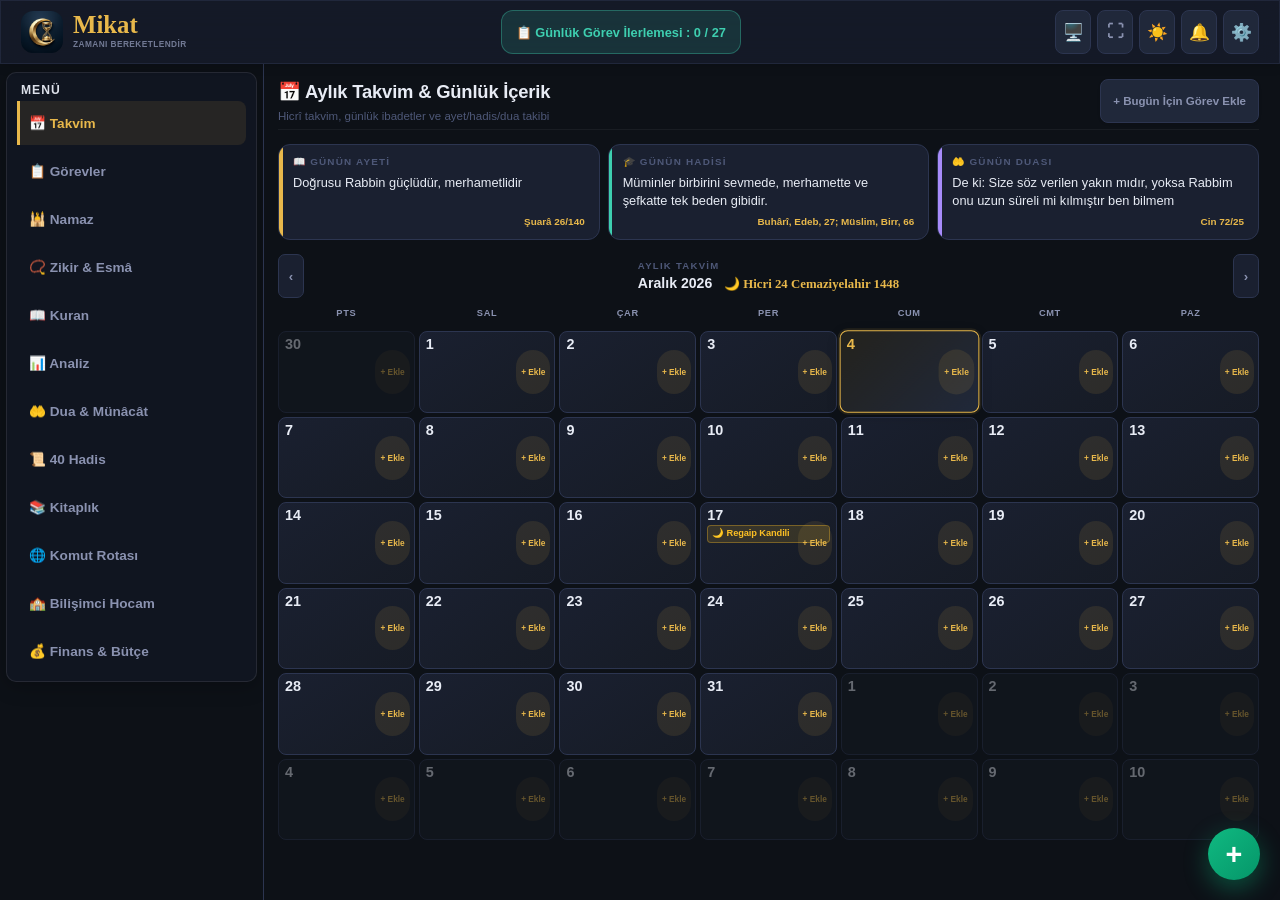
<file: index.html>
<!DOCTYPE html>
<html lang="tr">

<head>
  <!--
  Mikat v7.1
  Görev yönetimi, ibadet takibi, alışkanlık izleme,
  odaklanma sayacı ve şifreli yedekleme uygulaması.
  Tek dosyalık HTML/CSS/JavaScript — localStorage tabanlı.
-->
  <meta charset="UTF-8">
  <meta http-equiv="Content-Security-Policy"
    content="default-src 'self'; script-src 'self' 'unsafe-inline'; connect-src 'self' https://api.aladhan.com; style-src 'self' 'unsafe-inline' https://fonts.googleapis.com; font-src 'self' https://fonts.gstatic.com; img-src 'self' data:; frame-src 'none'; object-src 'none';">
  <meta name="viewport" content="width=device-width, initial-scale=1.0">
  <meta name="theme-color" content="#0d1117">
  <meta name="description"
    content="Mikat — Görev yönetimi, namaz takibi, alışkanlık izleme ve Pomodoro sayacı. Zamanı bereketlendir.">
  <meta name="application-name" content="Mikat">
  <meta name="apple-mobile-web-app-capable" content="yes">
  <meta name="apple-mobile-web-app-status-bar-style" content="black-translucent">
  <meta name="apple-mobile-web-app-title" content="Mikat">
  <title>Mikat — Zamanı Bereketlendir</title>
  <link rel="manifest" href="manifest.json">
  <link rel="apple-touch-icon" href="icons/apple-touch-icon.png">
  <link rel="preconnect" href="https://fonts.googleapis.com">
  <link
    href="https://fonts.googleapis.com/css2?family=Amiri:wght@400;700&family=Outfit:wght@300;400;500;600;700&family=JetBrains+Mono:wght@400;500;600&display=swap"
    rel="stylesheet">
  <link rel="stylesheet" href="styles.css">
</head>

<body class="dark">

  <!-- ═══ ÜST BAR ═══ -->
  <div class="topbar">
    <div style="display:flex; align-items:center; gap:8px;">
      <div class="brand">
        <div class="brand-ico" style="background: none; border: none; padding: 0;">
          <img src="mikat-logo.png" alt="Mikat"
            style="width: 100%; height: 100%; object-fit: cover; border-radius: 12px; display: block;">
        </div>
        <div>
          <div class="brand-name">Mikat</div>
          <div class="brand-sub">Zamanı Bereketlendir</div>
        </div>
      </div>
    </div>

    <!-- Ortadaki Akıllı Canlı İstatistik Kartı (Tüm İbadet ve Görev Çipleri) -->
    <div class="header-dua" id="headerAssistant"
      style="display: flex; align-items: center; justify-content: center; gap: 6px;">
      <div id="headerAssistantMsg"
        style="display:flex; align-items:center; justify-content:center; gap:6px; flex-wrap:wrap; background:none; border:none;">
        Yükleniyor...</div>
    </div>

    <!-- Sağ Taraf: Akıllı Tahta, Tam Ekran, Tema, Bildirimler, Ayarlar -->
    <div class="top-r" style="display:flex; align-items:center; gap:6px;">
      <button class="tbtn" id="smartboardBtn" onclick="toggleSmartboardMode()"
        title="Akıllı Tahta Modu (Yazı/Buton Büyüt)" style="width:36px; height:36px; font-size:1.05rem;">🖥️</button>
      <button class="tbtn" id="fullscreenBtn" onclick="toggleFullscreen()" title="Tam Ekran Modu"
        style="width:36px; height:36px; font-size:1.05rem;">⛶</button>
      <button class="tbtn" id="themeBtn" onclick="toggleTheme()" title="Tema Değiştir"
        style="width:36px; height:36px; font-size:1.05rem;">☀️</button>
      <button class="tbtn notif-btn" id="notifBtn" onclick="toggleNotifications()" title="Bildirimler"
        style="width:36px; height:36px; font-size:1.05rem; position:relative;">
        🔔<div class="notif-dot"></div>
      </button>
      <button class="tbtn" onclick="openSettings()" title="Ayarlar"
        style="width:36px; height:36px; font-size:1.05rem;">⚙️</button>
    </div>
  </div>

  <!-- ═══ ANA LAYOUT ═══ -->
  <div class="layout">

    <!-- SOL PANEL -->
    <div class="sidebar">
      <div class="sidebar-wrapper">
        <!-- Menü Kartı -->
        <div class="dcard sidebar-menu-card">
          <div class="slbl" style="margin-bottom:8px">Menü</div>
          <div class="sidebar-menu-list">
            <button class="menu-item-vertical on" onclick="showView('calendar', this)">📅 Takvim</button>
            <button class="menu-item-vertical" onclick="showView('tasks', this)">📋 Görevler</button>
            <button class="menu-item-vertical" onclick="showView('prayers', this)">🕌 Namaz</button>
            <button class="menu-item-vertical" onclick="showView('zikir', this)">📿 Zikir & Esmâ</button>
            <button class="menu-item-vertical" onclick="showView('quran', this)">📖 Kuran</button>
            <button class="menu-item-vertical" onclick="showView('habits', this)">📊 Analiz</button>
            <button class="menu-item-vertical" onclick="showView('dua', this)">🤲 Dua & Münâcât</button>
            <button class="menu-item-vertical" onclick="showView('hadis', this)">📜 40 Hadis</button>
            <button class="menu-item-vertical" onclick="showView('books', this)">📚 Kitaplık</button>
            <button class="menu-item-vertical" onclick="showView('komutrotasi', this)">🌐 Komut Rotası</button>
            <button class="menu-item-vertical" onclick="showView('teacher', this)">🏫 Bilişimci Hocam</button>
            <button class="menu-item-vertical" onclick="showView('finance', this)">💰 Finans & Bütçe</button>
          </div>
        </div>

        <!-- Oturum Açma Kartı (Pasif Yapıldı - İleride Kullanılabilir) -->
        <div class="dcard sidebar-auth-card" id="sidebarAuthCard" style="display: none !important;"></div>

        <!-- Ayarlar Kartı (Üst Bara Taşındı) -->
        <div class="dcard sidebar-settings-card" style="display: none !important;">
          <div class="slbl" style="margin-bottom:6px">Ayarlar & Sistem</div>
          <div class="sidebar-settings-buttons" style="display:flex; gap:6px; margin-bottom:8px;">
            <button class="tbtn" onclick="toggleTheme()" title="Tema"
              style="flex:1; width:auto; height:36px;">☀️</button>
            <button class="tbtn notif-btn" onclick="toggleNotifications()" title="Bildirimler"
              style="flex:1; width:auto; height:36px; position:relative;">
              🔔<div class="notif-dot"></div>
            </button>
            <button class="tbtn" onclick="openSettings()" title="Ayarlar"
              style="flex:1; width:auto; height:36px;">⚙️</button>
          </div>
          <button class="tbtn-add" onclick="openAdd()" style="width:100%; height:36px;">+ Görev Ekle</button>
        </div>
      </div>
    </div>

    <!-- ORTA — İÇERİK -->
    <div class="center">

      <!-- GÖREVLER -->
      <div class="view" id="v-tasks">
        <div class="page-hdr">
          <div>
            <div class="page-title" id="pgTitle">🗂️ Tüm Görevler</div>
            <div class="page-sub" id="pgSub">Tüm kategoriler</div>
          </div>
          <div class="page-acts" style="display:flex; gap:6px; align-items:center;">
            <button class="btn btn-primary" onclick="openAdd()" title="Yeni Görev Ekle">+ Görev Ekle</button>
            <button class="btn" id="btnHabitsPanelToggle" onclick="toggleTaskHabitsPanel()" title="Alışkanlıklarım">🔥
              Alışkanlıklar</button>
            <button class="btn" id="btnFocusPanelToggle" onclick="toggleTaskFocusPanel()"
              title="Odaklanma Sayacı & Süreler">⏱️ Odaklanma</button>
            <div class="tasks-action-dropdown-wrap" style="position:relative;">
              <button class="btn" onclick="toggleTaskActionsMenu(event)" title="Diğer İşlemler">⚡ İşlemler ▾</button>
              <div class="tasks-action-dropdown" id="tasksActionsMenu">
                <button onclick="toggleTaskHabitsPanel()"><span class="act-ico">🔥</span> Günlük
                  Alışkanlıklarım</button>
                <button onclick="toggleTaskFocusPanel()"><span class="act-ico">⏱️</span> Odaklanma Sayacı &
                  Süreler</button>
                <button onclick="openBatchAddModal()"><span class="act-ico">📥</span> Toplu Görev Ekle</button>
                <button id="btnToggleSelect" onclick="toggleSelectMode()"><span class="act-ico">☑️</span> Seçim
                  Modu</button>
                <button onclick="clearDone()"><span class="act-ico">🧹</span> Tamamlananları Temizle</button>
                <button onclick="openCatManager()"><span class="act-ico">⚙️</span> Kategorileri Yönet</button>
              </div>
            </div>
          </div>
        </div>

        <!-- GÖREV ALIŞKANLIKLAR ÜST PANELİ -->
        <div class="tasks-habits-panel" id="tasksHabitsPanel"
          style="display: none; margin-bottom: 16px; margin-top: 8px; padding: 14px; background: var(--sf); border: 1px solid var(--bd); border-radius: var(--r);">
          <div style="display:flex; justify-content:space-between; align-items:center; margin-bottom:12px;">
            <span style="font-weight:700; font-size:0.88rem; color:var(--tx);">🔥 Günlük Alışkanlıklarım</span>
            <button class="btn btn-primary" style="padding:4px 10px; font-size:0.75rem;" onclick="addHabitPrompt()">+
              Yeni Alışkanlık</button>
          </div>
          <div id="habitListTasks" class="habits-view-list"></div>
        </div>

        <!-- GÖREV ODAKLANMA & POMODORO SAYACI (ÜST DÜZEY AKILLI MENÜ/PANEL) -->
        <div class="tasks-focus-grid" id="tasksFocusPanel"
          style="display: none; grid-template-columns: 1fr 1fr; gap: 16px; margin-bottom: 16px; margin-top: 8px;">
          <!-- Odaklanma Sayacı -->
          <div class="rcard">
            <div class="rcard-title">
              <span>⏱ Odaklanma Sayacı (Pomodoro)</span>
              <span id="timerCatLbl" style="color:var(--teal);font-size:.58rem"></span>
            </div>
            <div class="timer-wrap">
              <div class="trw">
                <svg width="108" height="108" viewBox="0 0 108 108">
                  <circle cx="54" cy="54" r="44" fill="none" stroke="#2c3550" stroke-width="6" />
                  <circle id="timerRing" cx="54" cy="54" r="44" fill="none" stroke="#3ecfb0" stroke-width="6"
                    stroke-linecap="round" stroke-dasharray="276.5" stroke-dashoffset="0" transform="rotate(-90 54 54)"
                    style="transition:stroke-dashoffset 1s linear" />
                </svg>
                <div class="ti">
                  <div class="tnum" id="tnum">25:00</div>
                  <div class="tph" id="tph">Hazır</div>
                </div>
              </div>
            </div>
            <div class="tpres">
              <button class="tpre" onclick="setPreset(25,this)">25dk</button>
              <button class="tpre on" onclick="setPreset(30,this)">30dk 📚</button>
              <button class="tpre" onclick="setPreset(45,this)">45dk</button>
              <button class="tpre" onclick="setPreset(60,this)">60dk</button>
              <button class="tpre" onclick="setPreset(5,this)">5dk 🍵</button>
            </div>
            <select class="tcat" id="timerCat" style="width: 100%; margin-top: 8px;"></select>
            <div class="sessrow" style="margin-top: 8px;">
              <span>Bugünkü seanslar</span>
              <div class="sdots" id="sdots">
                <div class="sdot"></div>
                <div class="sdot"></div>
                <div class="sdot"></div>
                <div class="sdot"></div>
              </div>
            </div>
            <div class="tbtns" style="margin-top: 8px;">
              <button class="tbstart" id="tbstart" onclick="timerToggle()">▶ Başlat</button>
              <button class="tbreset" onclick="timerReset()">↺ Sıfırla</button>
            </div>
          </div>

          <!-- Kategori Süreleri -->
          <div class="rcard">
            <div class="rcard-title">⏰ Kategori Süreleri (Bugün)</div>
            <div id="catTimes" style="margin-top: 10px;"></div>
          </div>
        </div>

        <!-- GÜNLÜK İLERLEME BARI -->
        <div class="task-prog-bar-wrap" id="taskProgressBarWrap">
          <div class="task-prog-info">
            <span class="task-prog-lbl" id="taskProgLbl">Günlük Görev İlerlemesi</span>
            <span class="task-prog-val" id="taskProgVal">%0 (0/0)</span>
          </div>
          <div class="task-prog-track">
            <div class="task-prog-fill" id="taskProgFill" style="width: 0%"></div>
          </div>
        </div>

        <!-- FİLTRE VE ARAMA ÇUBUĞU (KOMPAKT 2 SATIR) -->
        <div class="fbar-compact">
          <!-- Üst Satır: Arama, Kategori, Sıralama -->
          <div class="fbar-top-row">
            <div class="sw">
              <span class="sw-i">🔍</span>
              <input type="text" id="searchInp" placeholder="Görev ara..." oninput="renderTasks()" />
            </div>
            <select class="fsort" id="catFilterSel" onchange="filterCat(this.value || null)">
              <option value="">📂 Tüm Kategoriler</option>
            </select>
            <select class="fsort" id="sortSel" onchange="renderTasks()">
              <option value="priority">⚡ Öncelik</option>
              <option value="due">📅 Tarih</option>
              <option value="created">🕒 Eklenme</option>
              <option value="name">🔤 İsim</option>
              <option value="cat">📂 Kategori</option>
            </select>
          </div>
          <!-- Alt Satır: Segmented Filter Chips -->
          <div class="fbar-segmented">
            <button class="fchip on" onclick="setFilter('all',this)" id="fchip-all">Tümü <span class="fchip-cnt"
                id="cnt-all">0</span></button>
            <button class="fchip" onclick="setFilter('pending',this)" id="fchip-pending">Bekliyor <span
                class="fchip-cnt" id="cnt-pending">0</span></button>
            <button class="fchip" onclick="setFilter('today',this)" id="fchip-today">Bugün <span class="fchip-cnt"
                id="cnt-today">0</span></button>
            <button class="fchip" onclick="setFilter('done',this)" id="fchip-done">Bitti <span class="fchip-cnt"
                id="cnt-done">0</span></button>
            <button class="fchip fchip-overdue" onclick="setFilter('overdue',this)" id="fchip-overdue"
              style="display:none">⚠️ Günü Geçenler <span class="fchip-cnt" id="cnt-overdue">0</span></button>
            <button class="fchip fchip-sel" onclick="setFilter('selected',this)" id="fchipSelected"
              style="display:none">☑️ Seçilenler <span class="fchip-cnt" id="cnt-selected">0</span></button>
          </div>
        </div>

        <div id="taskList"></div>
      </div>

      <!-- TAKVİM -->
      <div class="view on" id="v-calendar">
        <div class="page-hdr">
          <div>
            <div class="page-title">📅 Aylık Takvim & Günlük İçerik</div>
            <div class="page-sub">Hicrî takvim, günlük ibadetler ve ayet/hadis/dua takibi</div>
          </div>
          <div class="page-acts">
            <button class="btn" onclick="openAddForSelectedDay()">+ Bugün İçin Görev Ekle</button>
          </div>
        </div>

        <!-- Günlük içerik kartları -->
        <div class="daily-grid">
          <div class="daily-card">
            <div class="daily-title">📖 GÜNÜN AYETİ</div>

            <div class="daily-text" id="dailyAyatText">Rabbin, kendisinden başkasına kulluk etmemenizi ve anne babaya
              iyilik etmenizi emretti.</div>
            <div class="daily-src" id="dailyAyatSrc">İsrâ 17/23</div>
          </div>
          <div class="daily-card hadis">
            <div class="daily-title">🎓 GÜNÜN HADİSİ</div>
            <div class="daily-text" id="dailyHadisText">Merhamet etmeyene merhamet olunmaz.</div>
            <div class="daily-src" id="dailyHadisSrc">Buhârî, Edeb, 18</div>
          </div>
          <div class="daily-card dua">
            <div class="daily-title">🤲 GÜNÜN DUASI</div>
            <div class="daily-text" id="dailyDuaText">Rabbim! Beni namaza devam edenlerden eyle.</div>
            <div class="daily-src" id="dailyDuaSrc">İbrâhîm 14/40</div>
          </div>
        </div>

        <!-- Aylık Takvim -->
        <div class="cal-main-full">
          <div class="month-head">
            <button class="month-nav" onclick="changeMonth(-1)">‹</button>
            <div>
              <div class="section-lbl">AYLIK TAKVİM</div>
              <div class="month-title" id="monthTitle">—</div>
            </div>
            <button class="month-nav" onclick="changeMonth(1)">›</button>
          </div>
          <div class="wgrid" id="wgrid"></div>
        </div>
      </div><!-- /v-calendar -->

      <!-- NAMAZ -->
      <div class="view" id="v-prayers">
        <div class="page-hdr">
          <div>
            <div class="page-title">🕌 Namaz Vakitleri & İbadet Takibi</div>
            <div class="page-sub">Konumunuza göre vakitler, vakit takipleri ve kaza hesaplayıcı</div>
          </div>
          <div class="page-acts">
            <button class="btn" onclick="openSettings()">⚙️ Vakit Ayarları</button>
          </div>
        </div>

        <!-- Ramazan & Kerahat Uyarıları -->
        <div id="ramazanBanner"
          style="display:none; background:linear-gradient(135deg,#059669,#047857); color:#fff; border-radius:10px; padding:10px 13px; margin-bottom:8px; font-size:.78rem; text-align:center; font-weight:600">
          🌙 Ramazan-ı Şerifiniz Mübarek Olsun</div>
        <div id="kerahatBanner"
          style="display:none; background:var(--rosebg); color:var(--rose); border:1px solid var(--rose); border-radius:10px; padding:10px 13px; margin-bottom:8px; font-size:.78rem; text-align:center; font-weight:700">
        </div>

        <!-- ── GÜNÜN 24 SAATLİK DETAYLI VAKİT ZAMAN ŞERİDİ (NAMAZ MENÜSÜ) ── -->
        <div class="ncard"
          style="margin-bottom: 10px; padding: 12px 16px; background: linear-gradient(135deg, #0d1b2e 0%, #060c15 100%); border: 2px solid #1e3a5f; border-radius: 16px;">
          <div style="display: flex; justify-content: space-between; align-items: center; margin-bottom: 10px;">
            <div
              style="font-weight: 800; font-size: 0.72rem; color: var(--gold); letter-spacing: 0.08em; text-transform: uppercase; display: flex; align-items: center; gap: 6px;">
              <span>⏳ GÜNÜN 24 SAATLİK DETAYLI VAKİT ZAMAN ŞERİDİ</span>
            </div>
            <div id="timelineCurrentTime"
              style="font-family: 'JetBrains Mono', monospace; font-size: 0.82rem; color: var(--teal); font-weight: 800;">
              --:--:--</div>
          </div>
          <div id="prayerTimelineCard" style="width: 100%; max-width: 100%; box-sizing: border-box;">
            <div id="prayerTimelineTrack"
              style="position: relative; width: 100%; height: 60px; background: rgba(0,0,0,0.6); border: 2.5px solid rgba(255,255,255,0.25); border-radius: 12px; overflow: visible; display: flex; align-items: center; box-shadow: 0 4px 18px rgba(0,0,0,0.5);">
              <div id="timelineSegments"
                style="position: absolute; top: 0; bottom: 0; left: 0; right: 0; display: flex; border-radius: 9px; overflow: hidden;">
              </div>
              <div id="timelineNeedle"
                style="position: absolute; top: -12px; bottom: -12px; width: 7px; background: #10b981; border-radius: 4px; z-index: 100; box-shadow: 0 0 20px #10b981, 0 0 8px #ffffff; transition: left 1s linear; pointer-events: none;">
                <!-- İLERİYE (SAĞA) BAKAN KALIN YEŞİL OK UCU -->
                <div
                  style="position: absolute; top: 50%; left: 5px; transform: translateY(-50%); width: 0; height: 0; border-top: 12px solid transparent; border-bottom: 12px solid transparent; border-left: 16px solid #10b981; filter: drop-shadow(3px 0 6px rgba(16,185,129,0.9));">
                </div>
                <!-- ÜST YEŞİL OK BAŞLIĞI ROZETİ -->
                <div
                  style="position: absolute; top: -16px; left: -11px; width: 29px; height: 29px; background: #10b981; border: 2.5px solid #ffffff; border-radius: 50%; display: flex; align-items: center; justify-content: center; font-size: 16px; font-weight: 900; color: #042f2e; box-shadow: 0 0 18px #10b981;">
                  ➔</div>
              </div>
            </div>
          </div>
        </div>

        <!-- ── SATIR 1: VAKİT TİKLERİ (SOL) | ESMÂ, AYET & ZİKİR (ORTA) | KAZA BORÇLARI (SAĞ) ── -->
        <div
          style="display: flex; gap: 10px; margin-bottom: 8px; align-items: stretch; justify-content: space-between; width: 100%;">

          <!-- 1. Vakit Tikleri Kartı (SOL) -->
          <div class="ncard"
            style="display: flex; flex-direction: column; justify-content: flex-start; margin: 0; padding: 6px 9px; border: 3px solid #1b355a; border-radius: 12px; flex: 0 0 185px; max-width: 185px; align-self: stretch !important; box-sizing: border-box; background: linear-gradient(135deg, #0d1b2e 0%, #060c15 100%); gap: 4px;">
            <div class="daily-title"
              style="color:var(--teal); font-size: 0.56rem; font-weight: 800; letter-spacing: 0.08em; display: flex; justify-content: space-between; align-items: center;">
              <span>🕌 VAKİT TİKLERİ</span>
              <span id="namazCnt" style="color:var(--teal); font-family: 'JetBrains Mono', monospace;">0/5</span>
            </div>

            <!-- İbadet İlerleme Barı -->
            <div style="margin-bottom: 2px;">
              <div style="height: 4px; background: rgba(255,255,255,0.08); border-radius: 2px; overflow: hidden;">
                <div id="ibadetBar"
                  style="height: 100%; width: 0%; background: linear-gradient(90deg, var(--teal), var(--gold)); transition: width 0.3s ease;">
                </div>
              </div>
              <div id="ibadetMsg"
                style="font-size: 0.54rem; color: var(--tx3); margin-top: 2px; font-weight: 600; text-align: center;">
              </div>
            </div>

            <div id="namazChecklist" style="display: flex; flex-direction: column; gap: 2px; flex: 1;"></div>
          </div>

          <!-- 2. ORTA ALAN: BÜYÜTÜLMÜŞ GÜNÜN AYETİ -->
          <div style="flex: 1; min-width: 0; display: flex; flex-direction: column; gap: 8px;">

            <!-- Günün Ayeti (Üstte Başlık | Ortada Okunaklı Harekeli Arapça & Meal | Altta Sure/Ayet No) -->
            <div class="ncard" id="vaktinQuoteCard"
              style="display: flex; flex-direction: column; justify-content: space-between; gap: 6px; margin: 0; padding: 12px 16px; border-left: 4px solid var(--gold); border-radius: 12px; background: linear-gradient(135deg, #131924 0%, #090c12 100%); border: 1.5px solid var(--bd); flex: 1; overflow: hidden;">
              <!-- 1. Üst Kısım: Başlık -->
              <div id="vaktinQuoteTitle"
                style="font-size: 0.68rem; font-weight: 800; color: var(--gold); letter-spacing: 0.08em; text-align: left; width: 100%;">
                📖 GÜNÜN AYETİ</div>

              <!-- 2. Orta Kısım: Okunaklı Harekeli Arapça Ayet & Türkçe Meal -->
              <div
                style="display: flex; flex-direction: column; align-items: flex-end; text-align: right; gap: 4px; width: 100%; margin: 4px 0;">
                <div id="vaktinQuoteArabic"
                  style="font-family: 'Amiri', serif; font-size: clamp(1.4rem, 1.75vw, 1.85rem); color: var(--gold); display: none; text-align: right; line-height: 1.85; direction: rtl; letter-spacing: 0.02em; word-break: break-word; max-width: 100%; padding: 4px 0;">
                </div>
                <div id="vaktinQuoteText"
                  style="font-size: 0.94rem; font-weight: 700; color: var(--tx); line-height: 1.45; text-align: right; word-break: break-word; max-width: 100%;">
                </div>
              </div>

              <!-- 3. Alt Kısım: Sure İsim ve Numarası -->
              <div id="vaktinQuoteSrc"
                style="font-size: 0.84rem; color: var(--gold); font-weight: 800; text-align: left; width: 100%; border-top: 1px solid rgba(255,255,255,0.08); padding-top: 6px; margin-top: 2px;">
                —</div>
            </div>

          </div>

          <!-- 3. Kaza Namazı Borçlarım & Öngörü Kartı (SAĞ) -->
          <div class="ncard qada-card" id="qadaCardCompact"
            style="display: flex; flex-direction: column; justify-content: flex-start; margin: 0; padding: 6px 9px; border: 3px solid #3d1b1b; border-radius: 12px; flex: 0 0 185px; max-width: 185px; align-self: stretch !important; box-sizing: border-box; background: linear-gradient(135deg, #1a0c0c 0%, #090303 100%); gap: 4px;">
            <div class="qada-head"
              style="font-weight: 800; font-size: 0.56rem; color: var(--rose); letter-spacing: 0.08em; margin-bottom: 2px; text-transform: uppercase;">
              ⏳ KAZA BORÇLARIM</div>
            <div id="qadaBox" style="display: flex; flex-direction: column; gap: 2px; flex: 1;"></div>
            <div id="qadaCalculator"
              style="margin-top: 4px; padding-top: 4px; border-top: 1px solid rgba(255,255,255,0.06);"></div>
          </div>

        </div>

        <!-- ── NAMAZ SONRASI TESBİHAT & DUALAR REHBERİ (AKORDİYON / SEKME KARTI) ── -->
        <div class="ncard"
          style="margin-bottom: 10px; padding: 14px 16px; background: linear-gradient(135deg, #111a28 0%, #0a101b 100%); border: 1.5px solid var(--bd); border-radius: 14px;">
          <!-- Kart Başlığı ve Sekme Butonları -->
          <div
            style="display:flex; justify-content:space-between; align-items:center; flex-wrap:wrap; gap:8px; margin-bottom:12px; border-bottom:1px solid rgba(255,255,255,0.08); padding-bottom:10px;">
            <div
              style="font-weight:800; font-size:0.75rem; color:var(--gold); letter-spacing:0.08em; text-transform:uppercase; display:flex; align-items:center; gap:6px;">
              <span>📿 NAMAZ SONRASI TESBİHAT & DUALAR REHBERİ</span>
            </div>
            <div class="fbar-segmented" style="margin:0;">
              <button class="fchip on" id="tesbihatTabBtn-tesbihat" onclick="switchTesbihatTab('tesbihat', this)">📿
                33'lük Tesbihat</button>
              <button class="fchip" id="tesbihatTabBtn-ayetelkursi" onclick="switchTesbihatTab('ayetelkursi', this)">📜
                Ayete'l-Kürsî</button>
              <button class="fchip" id="tesbihatTabBtn-namazDualari"
                onclick="switchTesbihatTab('namazDualari', this)">🤲 Namaz Duaları</button>
            </div>
          </div>

          <!-- Sekme İçerikleri -->
          <div id="tesbihatTabContent">
            <!-- JS renderTesbihatTab tarafından doldurulur -->
          </div>
        </div>

      </div><!-- /v-prayers -->

      <!-- 📿 ZİKİR & ESMÂ-ÜL HÜSNA MENÜSÜ -->
      <div class="view" id="v-zikir">
        <div class="page-hdr">
          <div>
            <div class="page-title">📿 Zikir & Esmâ-ül Hüsna</div>
            <div class="page-sub">Günlük tesbihatlar, Esmâ-ül Hüsna ve interaktif Zikirmatik</div>
          </div>
          <div class="page-acts">
            <button class="btn btn-primary" onclick="openZikirmatik()">📿 Zikirmatik Sayacı Aç</button>
          </div>
        </div>

        <!-- ÜST GRİD: GÜNÜN ESMASI & GÜNÜN ZİKİR AYETİ -->
        <div class="zikir-top-grid"
          style="display: grid; grid-template-columns: 1fr 1fr; gap: 12px; margin-bottom: 12px;">
          <!-- 1. Günün Esması -->
          <div class="ncard esma-highlight-card" id="esmaCard"
            style="display: flex; flex-direction: column; justify-content: space-between; gap: 10px; margin: 0; padding: 16px 20px; border: 2px solid rgba(212, 175, 55, 0.4); border-radius: 14px; background: linear-gradient(135deg, rgba(22, 13, 35, 0.95) 0%, rgba(10, 6, 16, 0.95) 100%); position: relative; box-shadow: 0 4px 16px rgba(0,0,0,0.2);">
            <div style="display: flex; align-items: center; justify-content: space-between; width: 100%;">
              <span class="daily-title"
                style="color:var(--gold); font-size: 0.72rem; font-weight: 800; letter-spacing: 0.08em; display: flex; align-items: center; gap: 6px;">
                ✨ GÜNÜN ESMASI
              </span>
            </div>
            <div style="display: flex; flex-direction: column; gap: 4px; width: 100%;">
              <div id="esmaArabic"
                style="font-family:'Amiri',serif; font-size: clamp(1.8rem, 2.2vw, 2.4rem); color: var(--gold); line-height: 1.3; font-weight: 700; text-align: right; direction: rtl;">
                —</div>
              <div id="esmaTranslit"
                style="font-size: 1.05rem; font-weight: 800; color: var(--teal); text-align: left;">—</div>
              <div id="esmaMeaning"
                style="font-size: 0.88rem; line-height: 1.4; font-weight: 500; color: var(--tx2); font-style: italic; text-align: left;">
                —</div>
            </div>
          </div>

          <!-- 2. Günün Zikir Ayeti -->
          <div class="ncard zikir-widget" id="zikirCard"
            style="display: flex; flex-direction: column; justify-content: space-between; gap: 10px; margin: 0; padding: 16px 20px; border: 2px solid rgba(62, 207, 176, 0.4); border-radius: 14px; background: linear-gradient(135deg, rgba(9, 37, 44, 0.95) 0%, rgba(4, 18, 22, 0.95) 100%); position: relative; box-shadow: 0 4px 16px rgba(0,0,0,0.2);">
            <div style="display: flex; align-items: center; justify-content: space-between; width: 100%;">
              <span class="daily-title"
                style="color:var(--teal); font-size: 0.72rem; font-weight: 800; letter-spacing: 0.08em; display: flex; align-items: center; gap: 6px;">
                📖 GÜNÜN ZİKİR AYETİ
              </span>
              <span id="zikirCountLabel"
                style="font-size:0.75rem; font-weight:800; color:var(--teal); background:rgba(62,207,176,0.15); padding:2px 8px; border-radius:10px; border:1px solid rgba(62,207,176,0.3); font-family:'JetBrains Mono',monospace;">Ayet</span>
            </div>
            <div style="display: flex; flex-direction: column; gap: 4px; width: 100%;">
              <div id="zikirText" style="width:100%;">—</div>
            </div>
          </div>
        </div>

        <!-- FİLTRE VE ARAMA KONTROL ÇUBUĞU -->
        <div class="fbar-compact zikir-filter-bar" style="margin-bottom: 12px;">
          <div class="fbar-top-row">
            <div class="sw">
              <span class="sw-i">🔍</span>
              <input type="text" id="searchZikirInp" placeholder="Zikir veya Esmâ-ül Hüsna ara..."
                oninput="filterZikirView()" />
            </div>
          </div>
          <div class="fbar-segmented zikir-tabs">
            <button class="fchip on" onclick="switchZikirTab('all', this)" id="ztab-all">📿 Günlük Zikirler (<span
                id="zcnt-all">0</span>)</button>
            <button class="fchip" onclick="switchZikirTab('done', this)" id="ztab-done">✅ Tamamlananlar (<span
                id="zcnt-done">0</span>)</button>
            <button class="fchip" onclick="switchZikirTab('esma', this)" id="ztab-esma">✨ Esmâ-ül Hüsna (<span
                id="zcnt-esma">99</span>)</button>
          </div>
        </div>

        <!-- DİNAMİK ZİKİR / ESMÂ GRİD KAPSAYICISI -->
        <div id="zikirGridContainer" class="zikir-grid-container"></div>

      </div><!-- /v-zikir -->

      <!-- ANALİZ MENÜSÜ -->
      <div class="view" id="v-habits">
        <div class="page-hdr">
          <div>
            <div class="page-title">📊 Verimlilik & İbadet Analitiği</div>
            <div class="page-sub">Haftalık ibadet takibiniz, seri zincirleriniz ve verimlilik raporlarınız</div>
          </div>
          <div class="page-acts">
            <button class="btn" onclick="renderAnalytics()">🔄 Analizi Güncelle</button>
          </div>
        </div>

        <!-- 1. GENEL GÖREV & VERİMLİLİK İSTATİSTİK KARTLARI (ÖZET) -->
        <div class="ag" id="agrid" style="margin-bottom: 24px;"></div>

        <!-- 2. HAFTALIK İBADET & NAMAZ TAKİBİ -->
        <div class="weekly-ibadet" id="weeklyIbadet"
          style="margin-bottom: 24px; padding:16px; background:var(--sf); border:1px solid var(--bd); border-radius:var(--r); display: flex; flex-direction: column; justify-content: space-between;">
          <div class="wi-head"
            style="margin-bottom: 12px; display: flex; justify-content: space-between; align-items: center;">
            <span style="font-weight: 700; font-size: 0.88rem; color: var(--tx);">📈 Haftalık Namaz & İbadet
              Takibi</span>
            <span class="wi-score" id="weeklyIbadetScore"
              style="color: var(--teal); font-weight: 800; font-size: 0.88rem;">0/35</span>
          </div>
          <div class="wi-days" id="weeklyIbadetDays"
            style="display: flex; align-items: center; justify-content: space-between; gap: 8px;"></div>
        </div>

        <!-- 3. HAFTALIK GÜNLÜK ZİKİR & TESBİHAT ANALİZİ -->
        <div class="weekly-ibadet" id="weeklyZikirAnalysis"
          style="margin-bottom: 24px; padding:16px; background:var(--sf); border:1px solid var(--bd); border-radius:var(--r); display: flex; flex-direction: column; justify-content: space-between;">
          <div class="wi-head"
            style="margin-bottom: 12px; display: flex; justify-content: space-between; align-items: center; flex-wrap: wrap; gap: 8px;">
            <span
              style="font-weight: 700; font-size: 0.88rem; color: var(--tx); display:flex; align-items:center; gap:6px;">
              📿 Haftalık Günlük Zikir & Tesbihat Analizi
            </span>
            <span class="wi-score" id="weeklyZikirScore"
              style="color: #60a5fa; font-weight: 800; font-size: 0.88rem;">0/35 zikir (0/3500 defa)</span>
          </div>
          <div class="wi-days" id="weeklyZikirDays"
            style="display: flex; align-items: center; justify-content: space-between; gap: 8px; margin-bottom: 14px;">
          </div>
          <!-- Bugünkü 5 Zikrin Detaylı Dağılım Kartları -->
          <div id="dailyZikirBreakdown"
            style="padding-top:12px; border-top:1px dashed var(--bd); display:flex; flex-direction:column; gap:8px;">
          </div>
        </div>

        <!-- 4. HAFTALIK KURAN TİLÂVETİ & HATİM ANALİZİ -->
        <div class="weekly-ibadet" id="weeklyQuranAnalysis"
          style="margin-bottom: 24px; padding:16px; background:var(--sf); border:1px solid var(--bd); border-radius:var(--r); display: flex; flex-direction: column; justify-content: space-between;">
          <div class="wi-head"
            style="margin-bottom: 12px; display: flex; justify-content: space-between; align-items: center; flex-wrap: wrap; gap: 8px;">
            <span
              style="font-weight: 700; font-size: 0.88rem; color: var(--tx); display:flex; align-items:center; gap:6px;">
              📖 Haftalık Kuran Tilâveti & Hatim Analizi
            </span>
            <span class="wi-score" id="weeklyQuranScore"
              style="color: var(--teal); font-weight: 800; font-size: 0.88rem;">0/36 sure okuması</span>
          </div>
          <div class="wi-days" id="weeklyQuranDays"
            style="display: flex; align-items: center; justify-content: space-between; gap: 8px; margin-bottom: 14px;">
          </div>
          <!-- Bugünkü 6 Sure Rutininin Detaylı Dağılım Kartları -->
          <div id="dailyQuranBreakdown"
            style="padding-top:12px; border-top:1px dashed var(--bd); display:flex; flex-direction:column; gap:8px;">
          </div>
        </div>

        <!-- 5. ALIŞKANLIK & KATEGORİ SERİ ZİNCİRLERİ (STREAKS) -->
        <div id="aperf" style="margin-bottom: 24px;"></div>
      </div><!-- /v-habits -->

      <!-- KURAN -->
      <div class="view" id="v-quran">
        <div class="page-hdr">
          <div>
            <div class="page-title">📖 Kuran-ı Kerîm Takip & Rutinler</div>
            <div class="page-sub">Günün ayeti, kaldığın yer ayracı ve vakitlere göre sure rutinleri</div>
          </div>
          <div class="page-acts">
            <button class="btn btn-primary" onclick="toast('HafızPro modu yakında aktif edilecek.', 'i')">🎧 HafızPro
              Ezber Modu</button>
          </div>
        </div>

        <div class="quran-dashboard" style="display:flex; flex-direction:column; gap:16px; width:100%; height:auto; overflow:visible;">
          <!-- ÜST SATIR: GÜNÜN AYETİ & AKILLI AYRAÇ (KOMPAKT) -->
          <div class="quran-top-row">
            <!-- GÜNÜN AYETİ KARTI -->
            <div class="qcard quran-verse-card">
              <div class="qcard-hdr">
                <div class="qcard-title">
                  ✨ Günün Ayeti <span class="quran-verse-ref" id="quranVerseRef">Fâtiha 1/1</span>
                </div>
                <div style="display:flex; gap:6px; align-items:center;">
                  <button class="tbtn" onclick="nextDailyVerse()" title="Başka Ayet Getir">Yeni Ayet</button>
                  <button class="tbtn" onclick="copyVerseText()" title="Kopyala">📋 Kopyala</button>
                </div>
              </div>
              <div class="quran-verse-ar" id="quranVerseAr">بِسْمِ اللّٰهِ الرَّحْمٰنِ الرَّح۪يمِ</div>
              <div class="quran-verse-tr" id="quranVerseTr">"Rahmân ve Rahîm olan Allah'ın adıyla."</div>
            </div>

            <!-- AKILLI AYRAÇ & HATİM TAKİBİ -->
            <div class="qcard quran-bookmark-card">
              <div class="qcard-hdr">
                <div class="qcard-title">📍 Akıllı Ayraç & Hatim Takibi</div>
                <button class="tbtn" onclick="openBookmarkModal()" title="Ayraç Düzenle">✏️ Düzenle</button>
              </div>
              <div class="qbm-compact-row">
                <div class="qbm-box">
                  <div class="qbm-lbl">Sure</div>
                  <div class="qbm-val" id="bmSurahName">Fâtiha</div>
                </div>
                <div class="qbm-box">
                  <div class="qbm-lbl">Sayfa</div>
                  <div class="qbm-val" id="bmPageNum">1 / 604</div>
                </div>
                <div class="qbm-box">
                  <div class="qbm-lbl">Ayet</div>
                  <div class="qbm-val" id="bmAyahNum">1</div>
                </div>
              </div>

              <!-- Hatim İlerleme Barı -->
              <div class="quran-prog-wrap">
                <div class="quran-prog-info">
                  <span>Hatim İlerlemesi</span>
                  <span id="hatimProgVal">%0.2 (1/604 Sayfa)</span>
                </div>
                <div class="task-prog-track">
                  <div class="task-prog-fill" id="hatimProgFill" style="width: 0.2%"></div>
                </div>
              </div>

              <div class="quran-bm-acts">
                <button class="btn btn-primary" onclick="incQuranPage(1)" style="flex:1;">+1 Sayfa</button>
                <button class="btn" onclick="incQuranPage(5)" style="flex:1;">+5 Sayfa</button>
              </div>
            </div>
          </div>

          <!-- ALT SATIR: GENİŞLETİLMİŞ GÜNLÜK RUTİN SURELER KARTI -->
          <div class="qcard quran-routines-card">
            <div class="qcard-hdr">
              <div class="qcard-title">📋 Günlük Rutin Sureler & Sünnet Okumaları</div>
              <span class="quran-badge" id="quranRoutineBadge">0/6 Tamamlandı</span>
            </div>
            <div class="quran-routines-grid" id="quranRoutinesList" style="display:flex; flex-direction:column; gap:16px; margin-top:14px; width:100%;">
              <!-- JS ile yüklenecek -->
            </div>
          </div>
        </div>
      </div>

      <!-- DUA & MÜNÂCÂT -->
      <div class="view" id="v-dua">
        <div class="page-hdr">
          <div>
            <div class="page-title">🤲 Dua & Münâcât Defteri</div>
            <div class="page-sub">Resulullah (s.a.v.) ve Peygamber Efendilerimizin duaları, Me'sûrât ve kişisel dua notlarınız</div>
          </div>
          <div class="page-acts">
            <button class="btn btn-primary" onclick="openAddDuaModal()">+ Yeni Dua Ekle</button>
          </div>
        </div>

        <!-- KURAN MENÜSÜ STİLİNDE ÜST KARTLAR PANELİ -->
        <div class="quran-dashboard" style="display:flex; flex-direction:column; gap:16px; width:100%; margin-bottom:16px;">
          <div class="quran-top-row">
            <!-- GÜNÜN NİYAZ & DUASI KARTI -->
            <div class="qcard quran-verse-card">
              <div class="qcard-hdr">
                <div class="qcard-title">
                  ✨ Günün Niyazı <span class="quran-verse-ref" id="duaFeaturedRef">Me'sûrât</span>
                </div>
                <div style="display:flex; gap:6px; align-items:center;">
                  <button class="tbtn" onclick="nextDailyDua()" title="Başka Dua Getir">Rastgele Dua</button>
                  <button class="tbtn" onclick="copyFeaturedDuaText()" style="white-space:nowrap; flex-shrink:0;">📋 Kopyala</button>
                </div>
              </div>
              <div class="quran-verse-ar" id="duaFeaturedAr">أَصْبَحْنَا وَأَصْبَحَ الْمُلْكُ لِلَّهِ وَالْحَمْدُ لِلَّهِ</div>
              <div class="quran-verse-tr" id="duaFeaturedTr">"Sabaha erdik, mülk de Allah'ın olarak sabaha erdi. Hamd Allah'a mahsustur."</div>
            </div>

            <!-- DUA İLERLEME & ÇETELE KARTI -->
            <div class="qcard quran-bookmark-card">
              <div class="qcard-hdr">
                <div class="qcard-title">🤲 Günlük Dua Çetelesi & İlerleme</div>
                <span class="quran-badge" id="duaBadgeVal">0/0 Okundu</span>
              </div>
              <div class="qbm-compact-row">
                <div class="qbm-box">
                  <div class="qbm-lbl">Tüm Dualar</div>
                  <div class="qbm-val" id="duaCountTotal">0</div>
                </div>
                <div class="qbm-box">
                  <div class="qbm-lbl">Okunan</div>
                  <div class="qbm-val" id="duaCountDone" style="color:var(--teal);">0</div>
                </div>
                <div class="qbm-box">
                  <div class="qbm-lbl">Kalan</div>
                  <div class="qbm-val" id="duaCountPending" style="color:var(--gold);">0</div>
                </div>
              </div>

              <!-- Dua İlerleme Barı -->
              <div class="quran-prog-wrap">
                <div class="quran-prog-info">
                  <span>Günlük Okuma Oranı</span>
                  <span id="duaProgVal">%0</span>
                </div>
                <div class="task-prog-track">
                  <div class="task-prog-fill" id="duaProgFill" style="width:0%; background:linear-gradient(90deg, var(--teal), var(--gold));"></div>
                </div>
              </div>
            </div>
          </div>
        </div>

        <div class="fbar-compact" style="margin-bottom: 14px;">
          <div class="fbar-top-row">
            <div class="sw">
              <span class="sw-i">🔍</span>
              <input type="text" id="searchDuaInp" placeholder="Dua, meâl veya başlık ara..." oninput="renderDuaView()" />
            </div>
          </div>
          <div class="fbar-segmented">
            <button class="fchip on" onclick="switchDuaTab('all', this)" id="duatab-all">🤲 Tüm Dualar</button>
            <button class="fchip" onclick="switchDuaTab('daily', this)" id="duatab-daily">🌅 Sabah-Akşam Duaları</button>
            <button class="fchip" onclick="switchDuaTab('prophet', this)" id="duatab-prophet">✨ Peygamber Duaları</button>
            <button class="fchip" onclick="switchDuaTab('custom', this)" id="duatab-custom">📝 Kişisel Dualarım</button>
          </div>
        </div>

        <div id="duaGridContainer" style="display:flex; flex-direction:column; gap:14px; width:100%;"></div>
      </div><!-- /v-dua -->

      <!-- 40 HADİS-İ ŞERİF -->
      <div class="view" id="v-hadis">
        <div class="page-hdr">
          <div>
            <div class="page-title">📜 40 Hadis-i Şerif & Ezber Takibi</div>
            <div class="page-sub">Peygamber Efendimizin (s.a.v.) mübarek hadisleri, konu anlatımları ve ezber çetelesi</div>
          </div>
        </div>

        <!-- KURAN MENÜSÜ STİLİNDE ÜST KARTLAR PANELİ -->
        <div class="quran-dashboard" style="display:flex; flex-direction:column; gap:16px; width:100%; margin-bottom:16px;">
          <div class="quran-top-row">
            <!-- GÜNÜN HADİS-İ ŞERİFİ KARTI -->
            <div class="qcard quran-verse-card">
              <div class="qcard-hdr">
                <div class="qcard-title">
                  ✨ Günün Hadis-i Şerifi <span class="quran-verse-ref" id="hadisFeaturedRef">Buhârî 1</span>
                </div>
                <div style="display:flex; gap:6px; align-items:center;">
                  <button class="tbtn" onclick="nextDailyHadis()" title="Rastgele Hadis Getir">Rastgele Hadis</button>
                  <button class="tbtn" onclick="copyFeaturedHadisText()" style="white-space:nowrap; flex-shrink:0;">📋 Kopyala</button>
                </div>
              </div>
              <div class="quran-verse-ar" id="hadisFeaturedAr">إِنَّمَا الْأَعْمَالُ بِالنِّيَّاتِ</div>
              <div class="quran-verse-tr" id="hadisFeaturedTr">"Ameller ancak niyetlere göredir. Herkes için ancak niyet ettiğinin karşılığı vardır."</div>
            </div>

            <!-- HADİS EZBER & ÇETELE KARTI -->
            <div class="qcard quran-bookmark-card">
              <div class="qcard-hdr">
                <div class="qcard-title">🧠 Hadis Ezber Takibi & Çetelesi</div>
                <span class="quran-badge" id="hadisBadgeVal">0/40 Ezberlendi</span>
              </div>
              <div class="qbm-compact-row">
                <div class="qbm-box">
                  <div class="qbm-lbl">Toplam Hadis</div>
                  <div class="qbm-val" id="hadisCountTotal">40</div>
                </div>
                <div class="qbm-box">
                  <div class="qbm-lbl">Ezberlenen</div>
                  <div class="qbm-val" id="hadisCountMem" style="color:var(--teal);">0</div>
                </div>
                <div class="qbm-box">
                  <div class="qbm-lbl">Kalan</div>
                  <div class="qbm-val" id="hadisCountPend" style="color:var(--gold);">40</div>
                </div>
              </div>

              <!-- Hadis Ezber Barı -->
              <div class="quran-prog-wrap">
                <div class="quran-prog-info">
                  <span>Hafızlık / Ezber İlerlemesi</span>
                  <span id="hadisProgVal">%0</span>
                </div>
                <div class="task-prog-track">
                  <div class="task-prog-fill" id="hadisProgFill" style="width:0%; background:linear-gradient(90deg, var(--teal), var(--gold));"></div>
                </div>
              </div>
            </div>
          </div>
        </div>

        <div class="fbar-compact" style="margin-bottom: 14px;">
          <div class="fbar-top-row">
            <div class="sw">
              <span class="sw-i">🔍</span>
              <input type="text" id="searchHadisInp" placeholder="Hadis-i Şerif veya konu ara..." oninput="renderHadisView()" />
            </div>
          </div>
          <div class="fbar-segmented">
            <button class="fchip on" onclick="switchHadisTab('all', this)" id="htab-all">📜 Tüm Hadisler (40)</button>
            <button class="fchip" onclick="switchHadisTab('mem', this)" id="htab-mem">🧠 Ezberlenenler (<span id="hcnt-mem">0</span>)</button>
            <button class="fchip" onclick="switchHadisTab('pend', this)" id="htab-pend">⏳ Ezberlenecekler (<span id="hcnt-pend">40</span>)</button>
          </div>
        </div>

        <div id="hadisGridContainer" style="display:flex; flex-direction:column; gap:14px; width:100%;"></div>
      </div><!-- /v-hadis -->

      <!-- KİTAPLIK & OKUMA TAKİBİ -->
      <div class="view" id="v-books">
        <div class="page-hdr">
          <div>
            <div class="page-title">📚 Kitaplık & Okuma Takibi</div>
            <div class="page-sub">Okumakta olduğunuz kitaplar, sayfa hedefleri, okuma notları ve alıntı defteriniz</div>
          </div>
          <div class="page-acts" style="display:flex; gap:8px;">
            <button class="btn" onclick="openAddQuoteModal()">📝 Alıntı Ekle</button>
            <button class="btn btn-primary" onclick="openAddBookModal()">+ Yeni Kitap Ekle</button>
          </div>
        </div>

        <div class="fbar-compact" style="margin-bottom: 14px;">
          <div class="fbar-segmented">
            <button class="fchip on" onclick="switchBookTab('reading', this)" id="btab-reading">📖 Okumakta Olduklarım</button>
            <button class="fchip" onclick="switchBookTab('finished', this)" id="btab-finished">✅ Bitirilen Kitaplar</button>
            <button class="fchip" onclick="switchBookTab('quotes', this)" id="btab-quotes">📝 Alıntı Defterim</button>
          </div>
        </div>

        <div id="booksGridContainer" style="display:flex; flex-direction:column; gap:14px; width:100%;"></div>
      </div><!-- /v-books -->

      <!-- KOMUT ROTASI -->
      <div class="view" id="v-komutrotasi">
        <div class="page-hdr">
          <div>
            <div class="page-title">🌐 Komut Rotası — Web & Kod Defteri</div>
            <div class="page-sub">komutrotasi.com içerik fikirleri, geliştirme notları, kod snippet'ları ve hızlı araçlar</div>
          </div>
          <div class="page-acts">
            <button class="btn" onclick="openAddWebToolModal()">🌐 Webmaster Aracı Ekle</button>
            <button class="btn btn-primary" onclick="openAddSnippetModal()">+ Snippet / Blog Fikri Ekle</button>
          </div>
        </div>

        <div class="fbar-compact" style="margin-bottom: 14px;">
          <div class="fbar-top-row">
            <div class="sw">
              <span class="sw-i">🔍</span>
              <input type="text" id="searchKomutInp" placeholder="Kod, not veya içerik ara..." oninput="renderKomutRotasiView()" />
            </div>
          </div>
          <div class="fbar-segmented">
            <button class="fchip on" onclick="switchKomutTab('snippets', this)" id="ktab-snippets">💻 Kod Snippet'ları</button>
            <button class="fchip" onclick="switchKomutTab('ideas', this)" id="ktab-ideas">💡 İçerik & Blog Fikirleri</button>
            <button class="fchip" onclick="switchKomutTab('tools', this)" id="ktab-tools">🔗 Webmaster Araçları</button>
            <button class="fchip" onclick="switchKomutTab('subdomains', this)" id="ktab-subdomains">🌐 Subdomain'ler</button>
          </div>
        </div>

        <div id="komutGridContainer" style="display:flex; flex-direction:column; gap:14px; width:100%;"></div>
      </div><!-- /v-komutrotasi -->

      <!-- BİLİŞİMCİ HOCAM PANELİ -->
      <div class="view" id="v-teacher">
        <div class="page-hdr">
          <div>
            <div class="page-title">🏫 Bilişimci Hocam — Ders & Müfredat Paneli</div>
            <div class="page-sub">Bilgisayar Teknolojileri ve Yazılım ders planları, sınıf çetelesi, sınav ve lab hazırlık takibi</div>
          </div>
          <div class="page-acts">
            <button class="btn btn-primary" onclick="openAddTeacherTaskModal()">+ Ders / Görev Ekle</button>
          </div>
        </div>

        <div class="fbar-compact" style="margin-bottom: 14px;">
          <div class="fbar-top-row">
            <div class="sw">
              <span class="sw-i">🔍</span>
              <input type="text" id="searchTeacherInp" placeholder="Sınıf, konu, sınav veya ödev ara..." oninput="renderTeacherView()" />
            </div>
          </div>
          <div class="fbar-segmented">
            <button class="fchip on" onclick="switchTeacherTab('classes', this)" id="ttab-classes">📚 Sınıflar & Müfredat</button>
            <button class="fchip" onclick="switchTeacherTab('exams', this)" id="ttab-exams">📝 Sınav & Ödev Takibi</button>
            <button class="fchip" onclick="switchTeacherTab('lab', this)" id="ttab-lab">🖥️ Bilişim Lab & Akıllı Tahta</button>
          </div>
        </div>

        <div id="teacherGridContainer" style="display:flex; flex-direction:column; gap:14px; width:100%;"></div>
      </div><!-- /v-teacher -->

      <!-- KİŞİSEL FİNANS & BÜTÇE TAKİBİ -->
      <div class="view" id="v-finance">
        <div class="page-hdr">
          <div>
            <div class="page-title">💰 Kişisel Finans & Bütçe Takibi</div>
            <div class="page-sub">Aylık maaş/ek ders gelirleri, hosting/domain giderleri, düzenli abonelikler ve birikim takibi</div>
          </div>
          <div class="page-acts">
            <button class="btn" onclick="openManageFinanceCategoriesModal()">⚙️ Kategorileri Yönet</button>
            <button class="btn btn-primary" onclick="openAddFinanceModal()">+ Gelir / Gider Ekle</button>
          </div>
        </div>

        <!-- FİNANS ÖZET KARTLARI -->
        <div style="display:grid; grid-template-columns:repeat(auto-fit, minmax(220px, 1fr)); gap:12px; margin-bottom:14px; width:100%;">
          <div style="background:var(--sf); border:1px solid var(--bd); padding:16px 18px; border-radius:14px;">
            <div style="font-size:0.78rem; font-weight:800; color:var(--tx2); margin-bottom:4px;">📥 Toplam Aylık Gelir</div>
            <div style="font-size:1.4rem; font-weight:900; color:var(--teal);" id="finTotalIncome">0,00 ₺</div>
          </div>
          <div style="background:var(--sf); border:1px solid var(--bd); padding:16px 18px; border-radius:14px;">
            <div style="font-size:0.78rem; font-weight:800; color:var(--tx2); margin-bottom:4px;">📤 Toplam Aylık Gider</div>
            <div style="font-size:1.4rem; font-weight:900; color:#ef4444;" id="finTotalExpense">0,00 ₺</div>
          </div>
          <div style="background:var(--sf); border:1px solid var(--bd); padding:16px 18px; border-radius:14px;">
            <div style="font-size:0.78rem; font-weight:800; color:var(--tx2); margin-bottom:4px;">📈 Net Bütçe / Birikim</div>
            <div style="font-size:1.4rem; font-weight:900; color:var(--gold);" id="finNetBalance">0,00 ₺</div>
          </div>
        </div>

        <div class="fbar-compact" style="margin-bottom: 14px;">
          <div class="fbar-top-row">
            <div class="sw">
              <span class="sw-i">🔍</span>
              <input type="text" id="searchFinanceInp" placeholder="İşlem adı, kategori veya açıklama ara..." oninput="renderFinanceView()" />
            </div>
          </div>
          <div class="fbar-segmented">
            <button class="fchip on" onclick="switchFinanceTab('all', this)" id="ftab-all">📊 Tüm İşlemler</button>
            <button class="fchip" onclick="switchFinanceTab('income', this)" id="ftab-income">📥 Gelirler</button>
            <button class="fchip" onclick="switchFinanceTab('expense', this)" id="ftab-expense">📤 Giderler</button>
            <button class="fchip" onclick="switchFinanceTab('installments', this)" id="ftab-installments">💳 Taksitler & Borçlar</button>
            <button class="fchip" onclick="switchFinanceTab('sub', this)" id="ftab-sub">🔄 Abonelikler</button>
          </div>
        </div>

        <div id="financeGridContainer" style="display:flex; flex-direction:column; gap:12px; width:100%;"></div>
      </div><!-- /v-finance -->

    </div><!-- /center -->

  </div><!-- /layout -->

  <!-- ═══ AYRAÇ DÜZENLE MODAL ═══ -->
  <div class="mov" id="bookmarkModal" onclick="if(event.target===this)closeModal('bookmarkModal')">
    <div class="modal">
      <div class="modal-title">📍 Kaldığın Yeri Güncelle</div>
      <div class="modal-sub">Sure, sayfa ve ayet bilgisini seçin</div>
      <div class="fgrid">
        <div class="fg s2">
          <label class="flbl">Sure</label>
          <select class="fsel" id="bmSurahSelect" onchange="onSurahSelectChange()"></select>
        </div>
        <div class="fg">
          <label class="flbl">Sayfa No (1 - 604)</label>
          <input type="number" min="1" max="604" class="finp" id="bmPageInput">
        </div>
        <div class="fg">
          <label class="flbl">Ayet No</label>
          <input type="number" min="1" max="286" class="finp" id="bmAyahInput">
        </div>
      </div>
      <div class="macts" style="margin-top:16px;">
        <button class="btn" onclick="closeModal('bookmarkModal')">İptal</button>
        <button class="btn btn-primary" onclick="saveBookmarkModal()">Kaydet</button>
      </div>
    </div>
  </div>

  <!-- ═══ SURE BİLGİ / FAZİLET MODAL ═══ -->
  <div class="mov" id="surahInfoModal" onclick="if(event.target===this)closeModal('surahInfoModal')">
    <div class="modal">
      <div class="modal-title" id="sInfoTitle">☀️ Yasin Suresi</div>
      <div class="modal-sub" id="sInfoSub">Sabah okuması</div>
      <div style="display:flex; flex-direction:column; gap:12px; margin-top:14px;">
        <div
          style="background:var(--goldbg); border-left:3px solid var(--gold); padding:10px 12px; border-radius:var(--rs);">
          <div
            style="font-size:0.75rem; font-weight:700; color:var(--gold); text-transform:uppercase; margin-bottom:3px;">
            ✨ Fazileti & Anlamı</div>
          <div style="font-size:0.88rem; color:var(--tx); line-height:1.5;" id="sInfoFazilet">...</div>
        </div>
        <div style="background:var(--sf2); border:1px solid var(--bd); padding:10px 12px; border-radius:var(--rs);">
          <div
            style="font-size:0.75rem; font-weight:700; color:var(--teal); text-transform:uppercase; margin-bottom:3px;">
            ⏰ Neden Bu Vakit?</div>
          <div style="font-size:0.85rem; color:var(--tx2); line-height:1.5;" id="sInfoNeden">...</div>
        </div>
      </div>
      <div class="macts" style="margin-top:16px;">
        <button class="btn btn-primary" onclick="closeModal('surahInfoModal')">Tamam</button>
      </div>
    </div>
  </div>

  <!-- ═══ GÖREV MODAL ═══ -->
  <div class="mov" id="taskModal" onclick="if(event.target===this)closeModal('taskModal')">
    <div class="modal task-modal-wide">
      <div class="modal-title" id="mTitle">✏️ Yeni Görev</div>
      <div class="modal-sub">Bilgileri doldurup kaydedin</div>
      <div class="fgrid">
        <div class="fg s2"><label class="flbl">Görev Adı *</label><input class="finp" id="fName"
            placeholder="Ne yapılacak?" /></div>
        <div class="fg"><label class="flbl">Kategori</label><select class="fsel" id="fCat"></select></div>
        <div class="fg"><label class="flbl">Öncelik</label>
          <select class="fsel" id="fPri">
            <option value="yuksek">🔴 Yüksek</option>
            <option value="orta" selected>🟡 Orta</option>
            <option value="dusuk">🟢 Düşük</option>
          </select>
        </div>
        <div class="fg"><label class="flbl">Son Tarih</label><input class="finp" type="date" id="fDue" /></div>
        <div class="fg"><label class="flbl">Süre Tahmini</label>
          <select class="fsel" id="fEst">
            <option value="">—</option>
            <option value="15">15 dk</option>
            <option value="30">30 dk</option>
            <option value="45">45 dk</option>
            <option value="60">1 saat</option>
            <option value="90">1.5 saat</option>
            <option value="120">2 saat</option>
          </select>
        </div>
        <div class="fg"><label class="flbl">Hatırlatıcı Zamanı</label><input class="finp" type="time" id="fReminder" />
        </div>
        <div class="fg"><label class="flbl">Hatırlatma</label>
          <select class="fsel" id="fRemRep">
            <option value="none">Kapalı</option>
            <option value="once">Tek Sefer</option>
            <option value="daily">Her Gün</option>
            <option value="weekly">Her Hafta</option>
          </select>
        </div>
        <div class="fg"><label class="flbl">Tekrar</label>
          <select class="fsel" id="fRep" onchange="toggleRepDays()">
            <option value="yok">Tekrar Yok</option>
            <option value="gunluk">Her Gün</option>
            <option value="her_2_gunde">2 Günde Bir</option>
            <option value="haftalik">Her Hafta</option>
            <option value="aylik">Her Ay</option>
            <option value="ay_son">Ayın Sonu</option>
            <option value="ozel">Özel Aralık</option>
          </select>
        </div>
        <div class="fg s2" id="repDaysRow" style="display:none">
          <label class="flbl" id="repDaysLbl">Hangi Günler?</label>
          <div id="repDaysPicker" style="display:flex;gap:5px;flex-wrap:wrap;margin-top:4px"></div>
        </div>
        <div class="fg" id="repIntervalRow" style="display:none">
          <label class="flbl">Özel Aralık</label><input class="finp" type="number" min="2" id="fRepInterval"
            placeholder="Gün sayısı" />
        </div>
        <div class="fg" id="repEndRow" style="display:none">
          <label class="flbl">Tekrar Bitişi</label><input class="finp" type="date" id="fRepEnd" />
        </div>
        <div class="fg"><label class="flbl">Etiket</label><input class="finp" id="fTag"
            placeholder="örn: acil, fikir" /></div>
        <div class="fg s2"><label class="flbl">Not</label><textarea class="ftxt" id="fNote"
            placeholder="Ek notlar..."></textarea></div>
        <div class="fg full">
          <label class="flbl">Alt Görevler</label>
          <div class="sub-adder">
            <input type="text" id="subInp" placeholder="Alt görev yaz, Enter'a bas" />
            <button onclick="addSub()">+ Ekle</button>
          </div>
          <div class="sub-prev" id="subPrev"></div>
        </div>
      </div>
      <div class="mfooter">
        <button class="mcancel" onclick="closeModal('taskModal')">İptal</button>
        <button class="msave" onclick="saveTask()">💾 Kaydet</button>
      </div>
    </div>
  </div>

  <!-- ═══ YENİ DUA EKLE MODAL ═══ -->
  <div class="mov" id="addDuaModal" onclick="if(event.target===this)closeModal('addDuaModal')">
    <div class="modal">
      <div class="modal-title">🤲 Yeni Dua / Niyaz Ekle</div>
      <div class="fgrid">
        <div class="fg s2">
          <label class="flbl">Dua Başlığı</label>
          <input type="text" class="finp" id="duaTitleInp" placeholder="Örn: Sıkıntı Anında Okunacak Dua">
        </div>
        <div class="fg s2">
          <label class="flbl">Arapça Metin (İsteğe Bağlı)</label>
          <textarea class="finp" id="duaArInp" rows="2" style="font-family:'Amiri',serif; font-size:1.2rem; direction:rtl;" placeholder="Arapça metin..."></textarea>
        </div>
        <div class="fg s2">
          <label class="flbl">Türkçe Meâl & Açıklama</label>
          <textarea class="finp" id="duaTrInp" rows="3" placeholder="Duayla ne istenir, Türkçe anlamı..."></textarea>
        </div>
      </div>
      <div class="macts" style="margin-top:16px;">
        <button class="btn" onclick="closeModal('addDuaModal')">İptal</button>
        <button class="btn btn-primary" onclick="saveCustomDua()">Kaydet</button>
      </div>
    </div>
  </div>

  <!-- ═══ KİTAP EKLE MODAL ═══ -->
  <div class="mov" id="addBookModal" onclick="if(event.target===this)closeModal('addBookModal')">
    <div class="modal">
      <div class="modal-title">📚 Yeni Kitap Ekle</div>
      <div class="fgrid">
        <div class="fg s2">
          <label class="flbl">Kitap Adı</label>
          <input type="text" class="finp" id="bookTitleInp" placeholder="Örn: Mesnevi, İhya, Nutuk vb.">
        </div>
        <div class="fg">
          <label class="flbl">Yazar</label>
          <input type="text" class="finp" id="bookAuthorInp" placeholder="Örn: Mevlânâ Celâleddîn-i Rûmî">
        </div>
        <div class="fg">
          <label class="flbl">Toplam Sayfa</label>
          <input type="number" min="1" class="finp" id="bookTotalPagesInp" placeholder="350">
        </div>
        <div class="fg">
          <label class="flbl">Kaldığın Sayfa</label>
          <input type="number" min="0" class="finp" id="bookCurrentPageInp" placeholder="1">
        </div>
      </div>
      <div class="macts" style="margin-top:16px;">
        <button class="btn" onclick="closeModal('addBookModal')">İptal</button>
        <button class="btn btn-primary" onclick="saveBookModal()">Kaydet</button>
      </div>
    </div>
  </div>

  <!-- ═══ ALINTI EKLE MODAL ═══ -->
  <div class="mov" id="addQuoteModal" onclick="if(event.target===this)closeModal('addQuoteModal')">
    <div class="modal">
      <div class="modal-title">📝 Kitap Alıntısı Ekle</div>
      <div class="fgrid">
        <div class="fg s2">
          <label class="flbl">Kitap Adı</label>
          <input type="text" class="finp" id="quoteBookInp" placeholder="Hangi kitaptan alıntı aldınız?">
        </div>
        <div class="fg s2">
          <label class="flbl">Alıntı / Hikmetli Söz</label>
          <textarea class="finp" id="quoteTextInp" rows="3" placeholder="Sizi etkileyen güzel cümle..."></textarea>
        </div>
        <div class="fg">
          <label class="flbl">Sayfa No (İsteğe Bağlı)</label>
          <input type="number" class="finp" id="quotePageInp" placeholder="42">
        </div>
      </div>
      <div class="macts" style="margin-top:16px;">
        <button class="btn" onclick="closeModal('addQuoteModal')">İptal</button>
        <button class="btn btn-primary" onclick="saveQuoteModal()">Kaydet</button>
      </div>
    </div>
  </div>

  <!-- ═══ KOMUT ROTASI SNIPPET / NOT EKLE MODAL ═══ -->
  <div class="mov" id="addSnippetModal" onclick="if(event.target===this)closeModal('addSnippetModal')">
    <div class="modal">
      <div class="modal-title">💻 Kod Snippet / Not Ekle</div>
      <div class="fgrid">
        <div class="fg s2">
          <label class="flbl">Başlık</label>
          <input type="text" class="finp" id="snipTitleInp" placeholder="Örn: CSS Glassmorphism efekti veya Python liste sıralama">
        </div>
        <div class="fg">
          <label class="flbl">Kategori / Dil</label>
          <select class="fsel" id="snipLangInp">
            <option value="HTML">HTML / CSS</option>
            <option value="JS">JavaScript</option>
            <option value="Python">Python</option>
            <option value="SQL">SQL</option>
            <option value="Kodlama">Genel Bilişim / Kod</option>
            <option value="İçerik">İçerik / Blog Fikri</option>
          </select>
        </div>
        <div class="fg s2">
          <label class="flbl">Kod / Not İçeriği</label>
          <textarea class="finp" id="snipCodeInp" rows="4" style="font-family:'JetBrains Mono',monospace; font-size:0.85rem;" placeholder="Kod bloğu veya not buraya..."></textarea>
        </div>
      </div>
      <div class="macts" style="margin-top:16px;">
        <button class="btn" onclick="closeModal('addSnippetModal')">İptal</button>
        <button class="btn btn-primary" onclick="saveSnippetModal()">Kaydet</button>
      </div>
    </div>
  </div>

  <!-- ═══ WEBMASTER ARACI EKLE MODAL ═══ -->
  <div class="mov" id="addWebToolModal" onclick="if(event.target===this)closeModal('addWebToolModal')">
    <div class="modal">
      <div class="modal-title">🌐 Webmaster Aracı / Site Bağlantısı Ekle</div>
      <div class="fgrid">
        <div class="fg s2">
          <label class="flbl">Araç / Site Adı</label>
          <input type="text" class="finp" id="webToolTitleInp" placeholder="Örn: Google Analytics, Cloudflare, WordPress Admin">
        </div>
        <div class="fg s2">
          <label class="flbl">Web Adresi (URL)</label>
          <input type="url" class="finp" id="webToolUrlInp" placeholder="https://analytics.google.com">
        </div>
        <div class="fg">
          <label class="flbl">Simge / İkon</label>
          <select class="fsel" id="webToolIconInp">
            <option value="🌐">🌐 Web / Genel</option>
            <option value="🔍">🔍 Arama / SEO</option>
            <option value="📊">📊 Analiz / İstatistik</option>
            <option value="⚡">⚡ Performans / Hız</option>
            <option value="⚙️">⚙️ Yönetim / Panel</option>
            <option value="🔒">🔒 Güvenlik / SSL</option>
            <option value="📝">📝 Blog / İçerik</option>
          </select>
        </div>
        <div class="fg s2">
          <label class="flbl">Açıklama / Not (İsteğe Bağlı)</label>
          <input type="text" class="finp" id="webToolNoteInp" placeholder="Örn: Sitenin anlık ziyaretçi trafiğini takip et">
        </div>
      </div>
      <div class="macts" style="margin-top:16px;">
        <button class="btn" onclick="closeModal('addWebToolModal')">İptal</button>
        <button class="btn btn-primary" onclick="saveWebToolModal()">Kaydet</button>
      </div>
    </div>
  </div>

  <!-- ═══ DERS / ÖĞRETMENLİK GÖREVİ EKLE MODAL ═══ -->
  <div class="mov" id="addTeacherTaskModal" onclick="if(event.target===this)closeModal('addTeacherTaskModal')">
    <div class="modal">
      <div class="modal-title">🏫 Ders / Sınıf Görevi Ekle</div>
      <div class="fgrid">
        <div class="fg s2">
          <label class="flbl">Ders / Görev Başlığı</label>
          <input type="text" class="finp" id="ttaskTitleInp" placeholder="Örn: 5-A Scratch Değişkenler Konusu veya 1. Dönem 1. Yazılı Okuma">
        </div>
        <div class="fg">
          <label class="flbl">Sınıf / Kategori</label>
          <select class="fsel" id="ttaskClassInp">
            <option value="5. Sınıf">5. Sınıf Bilişim</option>
            <option value="6. Sınıf">6. Sınıf Bilişim</option>
            <option value="7. Sınıf">7. Sınıf Bilişim</option>
            <option value="8. Sınıf">8. Sınıf Bilişim</option>
            <option value="Kodlama Kulübü">Kodlama Kulübü</option>
            <option value="Robotik Takımı">Robotik Takımı</option>
            <option value="Laboratuvar">Bilişim Lab / Akıllı Tahta</option>
          </select>
        </div>
        <div class="fg">
          <label class="flbl">Tür</label>
          <select class="fsel" id="ttaskTypeInp">
            <option value="Müfredat">Müfredat / Ders Planı</option>
            <option value="Sınav">Sınav / Okuma</option>
            <option value="Ödev">Ödev / Proje</option>
            <option value="Lab">Lab / Akıllı Tahta Bakım</option>
          </select>
        </div>
      </div>
      <div class="macts" style="margin-top:16px;">
        <button class="btn" onclick="closeModal('addTeacherTaskModal')">İptal</button>
        <button class="btn btn-primary" onclick="saveTeacherTaskModal()">Kaydet</button>
      </div>
    </div>
  </div>

  <!-- ═══ SİLME ONAY MODAL ═══ -->
  <div class="mov" id="confModal" onclick="if(event.target===this)closeModal('confModal')">
    <div class="modal conf-modal">
      <div class="modal-title" id="confModalTitle">🗑️ Onayla</div>
      <div class="conf-txt" id="confTxt">Emin misiniz?</div>
      <div class="conf-detail" id="confDetail"
        style="display:none;font-size:.72rem;color:var(--tx3);margin-top:6px;line-height:1.5"></div>
      <div style="display:flex;gap:8px;justify-content:flex-end;margin-top:14px">
        <button class="mcancel" onclick="closeModal('confModal')">İptal</button>
        <button class="mdel" id="confOk">Sil</button>
      </div>
    </div>
  </div>

  <!-- ═══ KATEGORİ YÖNET MODAL ═══ -->
  <div class="mov" id="catModal" onclick="if(event.target===this)closeModal('catModal')">
    <div class="modal" style="width: 720px; max-width: 95vw;">
      <div class="modal-title">⚙️ Kategori Yönetimi</div>
      <div class="modal-sub">Kategori ekle, düzenle veya sil</div>
      <div class="cat-form">
        <div class="cat-form-title" id="catFormTitle">Yeni Kategori Ekle</div>
        <div class="cat-form-row">
          <div class="cat-form-field" style="max-width:58px"><label>Emoji</label><input type="text" id="catIco"
              placeholder="📌" maxlength="2" /></div>
          <div class="cat-form-field" style="flex:2"><label>Kategori Adı</label><input type="text" id="catName"
              placeholder="örn: Sağlık" /></div>
          <div class="cat-form-field" style="max-width:96px"><label>Anahtar</label><input type="text" id="catKey"
              placeholder="saglik" maxlength="20" /></div>
        </div>
        <div style="margin-top:8px">
          <div style="font-size:.56rem;text-transform:uppercase;letter-spacing:.1em;color:var(--tx3);margin-bottom:4px">
            Renk</div>
          <div class="color-presets" id="colorPresets"></div>
        </div>
        <div style="display:flex;gap:8px;margin-top:9px">
          <button class="cat-add-btn" onclick="saveCat()">💾 Kaydet</button>
          <button class="cbtn2" style="flex:1;margin-bottom:0" onclick="resetCatForm()">Temizle</button>
        </div>
      </div>
      <div class="cat-list" id="catList"></div>
      <div class="mfooter"><button class="mcancel" onclick="closeModal('catModal')">Kapat</button></div>
    </div>
  </div>
  <!-- ═══ SEÇİLİ GÜN DETAY MODALİ ═══ -->
  <div class="mov" id="dayDetailModal" onclick="if(event.target===this)closeModal('dayDetailModal')">
    <div class="modal"
      style="width: 520px; max-width: 92vw; max-height: 85vh; display: flex; flex-direction: column; border-radius: 16px; padding: 20px;">
      <div style="display: flex; align-items: center; justify-content: space-between; margin-bottom: 12px;">
        <div>
          <div class="modal-title" id="dayDetailTitle" style="margin:0;">🗓️ Gün Detayı</div>
          <div class="modal-sub" id="dayDetailSub" style="margin:0; color:var(--gold); font-weight:700;">—</div>
        </div>
        <button class="mcancel" onclick="closeModal('dayDetailModal')" style="padding: 4px 12px; height: 32px;">Kapat
          ✕</button>
      </div>

      <div style="flex: 1; overflow-y: auto; padding-right: 4px; display: flex; flex-direction: column; gap: 14px;">
        <!-- Görevler Bölümü -->
        <div style="background:var(--bg2); border:1px solid var(--bd); border-radius:12px; padding:12px;">
          <div style="display: flex; align-items: center; justify-content: space-between; margin-bottom: 10px;">
            <div style="font-size:0.75rem; font-weight:800; color:var(--tx);">📋 Günün Görevleri</div>
            <button class="tbtn-add" onclick="closeModal('dayDetailModal'); openAddForSelectedDay()"
              style="padding: 4px 10px; font-size: 0.70rem;">+ Görev Ekle</button>
          </div>
          <div id="dayDetailTasksList" style="display: flex; flex-direction: column; gap: 6px;"></div>
        </div>

        <!-- İbadet & Namaz Vakitleri Durumu -->
        <div style="background:var(--bg2); border:1px solid var(--bd); border-radius:12px; padding:12px;">
          <div style="font-size:0.75rem; font-weight:800; color:var(--gold); margin-bottom: 10px;">🕌 Vakitler &
            İbadet Durumu</div>
          <div id="dayDetailPrayersList"
            style="display: grid; grid-template-columns: repeat(5, 1fr); gap: 6px; text-align: center;"></div>
        </div>
      </div>
    </div>
  </div>

  <!-- ═══ AYARLAR MODAL (3 SÜTUNLU TAM SIĞAN DÜZEN - SCROLLSUZ) ═══ -->
  <div class="mov" id="settingsModal" onclick="if(event.target===this)closeModal('settingsModal')">
    <div class="modal"
      style="width: 920px; max-width: 96vw; border-radius: 16px; box-shadow: 0 20px 40px rgba(0,0,0,0.6); padding: 16px 20px;">
      <div style="display: flex; align-items: center; justify-content: space-between; margin-bottom: 10px;">
        <div>
          <div class="modal-title" style="margin:0;">⚙️ Ayarlar & Sistem</div>
          <div class="modal-sub" style="margin:0;">Veri aktarımı, şifreli yedekleme ve sistem sıfırlama</div>
        </div>
        <button class="mcancel" onclick="closeModal('settingsModal')" style="padding: 4px 12px; height: 32px;">Kapat
          ✕</button>
      </div>

      <div style="display: grid; grid-template-columns: 1.1fr 1fr 1fr; gap: 12px;">

        <!-- 1. VERİ AKTARIMI -->
        <div
          style="background:var(--bg2); border:1px solid var(--bd); border-radius:12px; padding:12px; display:flex; flex-direction:column; justify-content:space-between;">
          <div>
            <div
              style="font-size:.60rem; text-transform:uppercase; letter-spacing:.10em; color:var(--tx3); font-weight:800; margin-bottom:8px;">
              🔐 Veri Aktarımı (AES-256)</div>
            <div class="ctabs" style="margin-bottom:8px;">
              <button class="ctab on" onclick="cTab('exp',this)">↑ Dışa Aktar</button>
              <button class="ctab" onclick="cTab('imp',this)">↓ İçe Aktar</button>
            </div>
            <div id="cexp">
              <div class="cfield" style="margin-bottom:6px;"><label style="font-size:0.65rem;">Şifre (min 6
                  kar.)</label><input type="password" id="epw" placeholder="Şifre"
                  style="padding:4px 8px; font-size:0.75rem;" /></div>
              <div class="cfield" style="margin-bottom:6px;"><label style="font-size:0.65rem;">Şifre
                  Onay</label><input type="password" id="epw2" placeholder="Tekrar"
                  style="padding:4px 8px; font-size:0.75rem;" /></div>
              <button class="cbtn" onclick="doExport()" style="padding:6px; font-size:0.75rem;">🔒 Şifrele &
                Aktar</button>
              <div class="cfield" id="expR" style="display:none; margin-top:4px;"><label
                  style="font-size:0.60rem;">Şifreli Veri</label><textarea id="expOut" readonly
                  style="height:45px; font-size:0.65rem;"></textarea></div>
              <div style="display:flex; gap:4px; margin-top:4px;">
                <button class="cbtn2" id="copybtn" style="display:none; flex:1; padding:4px; font-size:0.70rem;"
                  onclick="copyExp()">📋 Kopyala</button>
                <button class="cbtn2" id="dlbtn" style="display:none; flex:1; padding:4px; font-size:0.70rem;"
                  onclick="dlExp()">💾 İndir</button>
              </div>
            </div>
            <div id="cimp" style="display:none;">
              <div class="cfield" style="margin-bottom:6px;"><label style="font-size:0.65rem;">Şifre</label><input
                  type="password" id="ipw" placeholder="Şifre" style="padding:4px 8px; font-size:0.75rem;" /></div>
              <div class="cfield" style="margin-bottom:6px;"><label style="font-size:0.65rem;">Şifreli
                  Veri</label><textarea id="idata" placeholder="Şifreli metin..."
                  style="height:55px; font-size:0.65rem;"></textarea></div>
              <button class="cbtn" onclick="doImport()" style="padding:6px; font-size:0.75rem;">🔓 Çöz & İçe
                Aktar</button>
            </div>
          </div>
        </div>

        <!-- 2. YEDEKLEME & DÖKÜM -->
        <div
          style="background:var(--bg2); border:1px solid var(--bd); border-radius:12px; padding:12px; display:flex; flex-direction:column; justify-content:space-between;">
          <div>
            <div
              style="font-size:.60rem; text-transform:uppercase; letter-spacing:.10em; color:var(--tx3); font-weight:800; margin-bottom:8px;">
              📍 Konum & Otomatik Yedek</div>
            <div style="font-size:.76rem; font-weight:800; color:var(--gold); margin-bottom:8px;">📍 Sabit Konum:
              Konya</div>
            <div class="cfield"
              style="display:flex; align-items:center; justify-content:space-between; margin-bottom:8px; padding:4px 8px; background:var(--sf2); border-radius:8px;">
              <label style="margin:0; font-size:0.74rem; font-weight:700;">Otomatik Yedek</label>
              <input type="checkbox" id="autoBackupToggle" onchange="toggleAutoBackup(this.checked)"
                style="width:16px; height:16px; cursor:pointer;" />
            </div>
            <div id="backupStatus" class="reset-note" style="margin-bottom:10px; font-size:0.65rem;">Henüz yedekleme
              yapılmadı.</div>
            <div style="display:grid; grid-template-columns:1fr 1fr; gap:6px;">
              <button class="cbtn2" onclick="doExportJson()" style="padding:6px; font-size:0.72rem;">JSON
                İndir</button>
              <button class="cbtn2" onclick="doExportCsv()" style="padding:6px; font-size:0.72rem;">CSV
                İndir</button>
              <button class="cbtn2" style="grid-column: span 2; padding:6px; font-size:0.72rem;"
                onclick="restoreBackup()">↺ Yedekten Yükle</button>
            </div>
          </div>
          <div class="reset-note" style="margin-top:8px; font-size:0.62rem;">Dosyalar yerel cihazınıza kaydedilir.
          </div>
        </div>

        <!-- 3. SIFIRLAMA İŞLEMLERİ -->
        <div
          style="background:var(--rosebg); border:1px solid var(--rose); border-radius:12px; padding:12px; display:flex; flex-direction:column; justify-content:space-between;">
          <div>
            <div
              style="font-size:.60rem; text-transform:uppercase; letter-spacing:.10em; color:var(--rose); font-weight:800; margin-bottom:8px;">
              ⚠️ Sistem Sıfırlama</div>
            <div style="display:flex; flex-direction:column; gap:8px;">
              <div>
                <button class="reset-main" onclick="dailyReset()"
                  style="width:100%; padding:6px; font-size:0.75rem; margin:0;">↺ Günlük İşaretleri Temizle</button>
                <div class="reset-note" style="margin-top:2px; font-size:0.62rem;">Namaz, zikir ve alışkanlık
                  tikleri sıfırlanır.</div>
              </div>
              <div>
                <button class="reset-small" onclick="trackingReset()"
                  style="width:100%; padding:5px; font-size:0.72rem;">📊 Takip Verilerini Sıfırla</button>
                <div class="reset-note" style="margin-top:2px; font-size:0.62rem;">Geçmiş istatistikler temizlenir.
                </div>
              </div>
              <div>
                <button class="reset-small danger" onclick="factoryReset()"
                  style="width:100%; padding:5px; font-size:0.72rem;">🧨 Fabrika Ayarlarına Dön</button>
                <div class="reset-note" style="margin-top:2px; font-size:0.62rem;">Tüm veriler kalıcı olarak
                  silinir.</div>
              </div>
            </div>
          </div>
        </div>

      </div>
    </div>
  </div>

  <!-- ═══ ALIÞKANLIK DÜZENLE MODAL ═══ -->
  <div class="mov" id="habitModal" onclick="if(event.target===this)closeHabitModal()">
    <div class="modal" style="max-width:370px">
      <div class="modal-title" id="habitModalTitle">✨ Yeni Alışkanlık</div>
      <div class="modal-sub" id="habitModalSub">Başına emoji ekleyebilirsiniz</div>
      <div style="margin-bottom:18px">
        <label class="flbl" style="display:block;margin-bottom:5px">Alışkanlık Adı</label>
        <input class="habit-modal-inp" id="habitModalInp" placeholder="örn: 🏃 Sabah yürüyüşü" maxlength="80"
          onkeydown="if(event.key==='Enter')saveHabitModal()" />
      </div>
      <div class="mfooter">
        <button class="mcancel" onclick="closeHabitModal()">İptal</button>
        <button class="msave" onclick="saveHabitModal()">💾 Kaydet</button>
      </div>
    </div>
  </div>

  <!-- ═══ ALIÞKANLIK SİL MODAL ═══ -->
  <div class="mov" id="habitDelModal" onclick="if(event.target===this)closeModal('habitDelModal')">
    <div class="modal conf-modal">
      <div class="modal-title">🗑️ Alışkanlığı Sil</div>
      <div class="conf-txt" id="habitDelTxt">Bu alışkanlık silinsin mi?</div>
      <div style="display:flex;gap:8px;justify-content:flex-end">
        <button class="mcancel" onclick="closeModal('habitDelModal')">İptal</button>
        <button class="mdel" id="habitDelOk">Sil</button>
      </div>
    </div>
  </div>

  <!-- ═══ NAMAZ TİPİ SEÇME MODAL (Farz/Sünnet/Cemaat) ═══ -->
  <div class="mov" id="prayerTypeModal" onclick="if(event.target===this)closeModal('prayerTypeModal')">
    <div class="modal conf-modal" style="max-width:320px">
      <div class="modal-title" id="ptModalName">Namaz</div>
      <div style="font-size:.72rem;color:var(--tx3);margin-bottom:14px;text-align:center">Nasıl kıldınız?</div>
      <div style="display:flex;flex-direction:column;gap:8px">
        <button class="pt-opt" data-type="farz" onclick="setPrayerType('farz')">✓ Sadece Farz</button>
        <button class="pt-opt" data-type="sunnet" onclick="setPrayerType('sunnet')">🌟 Sünnetiyle Birlikte</button>
        <button class="pt-opt" data-type="cemaat" onclick="setPrayerType('cemaat')">🕌 Cemaatle Kıldım</button>
      </div>
      <div style="display:flex;gap:8px;justify-content:center;margin-top:14px">
        <button class="mcancel" onclick="setPrayerType(null)">✕ Kılınmadı</button>
        <button class="mcancel" onclick="closeModal('prayerTypeModal')">Kapat</button>
      </div>
    </div>
  </div>

  <!-- ═══ ZİKİRMATİK MODAL ═══ -->
  <div class="mov zikirmatik-ov" id="zikirmatikModal">
    <div class="zikirmatik-wrap">
      <button class="zm-close" onclick="closeZikirmatik()">✕ Kapat</button>
      <div class="zm-phases">
        <div class="zm-phase-dot active" title="Sübhanallah"></div>
        <div class="zm-phase-dot" title="Elhamdülillah"></div>
        <div class="zm-phase-dot" title="Allahu Ekber"></div>
      </div>
      <div class="zm-ring-wrap">
        <svg width="150" height="150" viewBox="0 0 150 150">
          <circle cx="75" cy="75" r="60" fill="none" stroke="rgba(5,150,105,.25)" stroke-width="8" />
          <circle id="zmRing" cx="75" cy="75" r="60" fill="none" stroke="#059669" stroke-width="8"
            stroke-linecap="round" stroke-dasharray="376.99" stroke-dashoffset="376.99" transform="rotate(-90 75 75)"
            style="transition:stroke-dashoffset .2s ease" />
        </svg>
        <div class="zm-center">
          <div class="zm-arabic" id="zmArabic">سُبْحَانَ اللَّهِ</div>
          <div class="zm-tr" id="zmTr">Sübhanallah</div>
          <div class="zm-count" id="zmCount">0 / 33</div>
        </div>
      </div>
      <button class="zm-tap" onclick="tapZikirmatik()" ontouchstart="tapZikirmatik();event.preventDefault()">
        👆 Dokunun
      </button>
      <button class="zm-reset" onclick="resetZikirmatik()">↺ Sıfırla</button>
    </div>
  </div>

  <!-- ═══ AYLIK İMSAKİYE MODAL ═══ -->
  <div class="mov" id="imsakiyeModal" onclick="if(event.target===this)closeModal('imsakiyeModal')">
    <div class="modal" style="max-width:680px">
      <div class="modal-title">📅 Aylık İmsakiye</div>
      <div id="imsakiyeContent">
        <div style="text-align:center;padding:30px;color:var(--tx3)">⏳ Yükleniyor…</div>
      </div>
      <div class="mfooter"><button class="mcancel" onclick="closeModal('imsakiyeModal')">Kapat</button></div>
    </div>
  </div>

  <!-- ═══ PWA BANNER ═══ -->
  <div class="pwa-banner" id="pwaBanner">
    <div style="font-size:.80rem;font-weight:700;color:var(--gold);margin-bottom:3px">📱 Uygulamayı Yükle</div>
    <div style="font-size:.70rem;color:var(--tx3);margin-bottom:9px">Mikat'ı telefona veya masaüstüne
      yükleyebilirsiniz.</div>
    <div style="display:flex;gap:6px">
      <button class="pwa-install-btn" onclick="pwsInstall()">Yükle</button>
      <button class="pwa-dismiss" onclick="pwaDismiss()">Kapat</button>
    </div>
  </div>

  <!-- ═══ FABRİKA AYARLARI MODAL ═══ -->
  <div class="mov" id="factoryModal" onclick="if(event.target===this)closeModal('factoryModal')">
    <div class="modal conf-modal">
      <div class="modal-title" style="color:var(--rose)">🧨 Fabrika Ayarlarına Dön</div>
      <div class="conf-txt">TÜM veri silinir: görevler, kategoriler, alışkanlıklar, ayarlar.</div>
      <div style="font-size:.72rem;color:var(--tx3);margin-top:8px;margin-bottom:12px">Onaylamak için aşağıya
        <strong>SIFIRLA</strong> yazın:
      </div>
      <input class="finp" id="factoryConfirmInp" placeholder="SIFIRLA" oninput="factoryCheckInput(this)"
        style="margin-bottom:10px" />
      <div style="display:flex;gap:8px;justify-content:flex-end">
        <button class="mcancel" onclick="closeModal('factoryModal')">İptal</button>
        <button class="mdel" id="factoryOkBtn" onclick="doFactoryReset()" disabled
          style="opacity:.4;cursor:not-allowed">🧨 Sıfırla</button>
      </div>
    </div>
  </div>

  <!-- ═══ TOPLU GÖREV EKLEME MODAL ═══ -->
  <div class="mov" id="batchTaskModal" onclick="if(event.target===this)closeModal('batchTaskModal')">
    <div class="modal" style="max-width:560px">
      <div class="modal-title">📥 Toplu Görev Ekle</div>
      <div style="font-size:0.78rem; color:var(--tx2); margin-bottom:12px; line-height:1.4;">
        Her satıra bir görev yazın. İsteğe bağlı etiketler: <code>#kategori</code>,
        <code>!yüksek</code>/<code>!orta</code>/<code>!düşük</code>, <code>@bugün</code>/<code>@yarın</code> veya
        <code>@YYYY-AA-GG</code>.
      </div>

      <div class="fgroup" style="margin-bottom:12px;">
        <div style="display:flex; gap:10px; margin-bottom:8px;">
          <div style="flex:1;">
            <label class="flbl">Varsayılan Kategori</label>
            <select class="fsel" id="batchDefaultCat"></select>
          </div>
          <div style="flex:1;">
            <label class="flbl">Varsayılan Öncelik</label>
            <select class="fsel" id="batchDefaultPri">
              <option value="orta">🟡 Orta</option>
              <option value="yuksek">🔴 Yüksek</option>
              <option value="dusuk">🟢 Düşük</option>
            </select>
          </div>
        </div>
      </div>

      <textarea class="finp" id="batchTasksInput" rows="8" placeholder="Örnek:
Kitap okuma babı #kitap !yüksek @bugün
Toplantı notlarını hazırla !orta @yarın
Alışverişe çık #aile" style="font-family:inherit; font-size:0.85rem; resize:vertical;"></textarea>

      <div class="mfooter" style="margin-top:14px; display:flex; justify-content:space-between; align-items:center;">
        <span style="font-size:0.75rem; color:var(--tx3);" id="batchLinesCount">0 görev algılandı</span>
        <div style="display:flex; gap:8px;">
          <button class="mcancel" onclick="closeModal('batchTaskModal')">İptal</button>
          <button class="msave" onclick="submitBatchAdd()">+ Hepsini Ekle</button>
        </div>
      </div>
    </div>
  </div>

  <!-- ═══ YAPIŞKAN TOPLU İŞLEM DOCK (BOTTOM FLOATING BAR) ═══ -->
  <div class="bulk-dock" id="bulkActionDock" style="display:none;">
    <div class="bulk-dock-info">
      <span class="bulk-dock-count" id="bulkSelectedCount">0</span>
      <span class="bulk-dock-txt">görev seçildi</span>
    </div>
    <div class="bulk-dock-actions">
      <button class="bulk-btn" onclick="toggleSelectAllVisible()" id="btnSelectAllVis"
        title="Görünen tümünü seç/kaldır">☑️ Tümünü Seç</button>
      <button class="bulk-btn" onclick="bulkMarkDone(true)" title="Seçilenleri tamamlandı yap">✅ Tamamla</button>
      <button class="bulk-btn" onclick="bulkMarkDone(false)" title="Seçilenleri beklemede yap">↩️ Sıfırla</button>

      <div class="bulk-dropdown-wrap">
        <select class="bulk-sel" id="bulkCatSel" onchange="bulkChangeCategory(this.value)">
          <option value="" disabled selected>📂 Kategori Değiştir...</option>
        </select>
      </div>

      <div class="bulk-dropdown-wrap">
        <select class="bulk-sel" id="bulkPriSel" onchange="bulkChangePriority(this.value)">
          <option value="" disabled selected>⚡ Öncelik Değiştir...</option>
          <option value="yuksek">🔴 Yüksek</option>
          <option value="orta">🟡 Orta</option>
          <option value="dusuk">🟢 Düşük</option>
        </select>
      </div>

      <button class="bulk-btn" onclick="bulkSetDueDatePrompt()" title="Tarih Ataman">📅 Tarih</button>
      <button class="bulk-btn danger" onclick="bulkDeleteSelected()" title="Seçilenleri sil">🗑️ Sil</button>
      <button class="bulk-btn close" onclick="clearTaskSelection()" title="Seçim modundan çık">✕</button>
    </div>
  </div>

  <!-- ═══ SAĞ ALT YÜZEN HIZLI EKLEME BUTONU VE POPOVER (FAB QUICK ADD) ═══ -->
  <div class="fab-wrapper" id="fabWrapper">
    <div class="fab-popover" id="fabPopover" style="display:none;">
      <div class="fab-popover-hdr">
        <span>⚡ Hızlı Görev Ekle</span>
        <button class="fab-popover-close" onclick="toggleFabQuickAdd()">✕</button>
      </div>
      <div class="fab-popover-body">
        <input type="text" id="qaInp" class="finp" placeholder="Görev adı (#kategori !yüksek @bugün)"
          onkeydown="if(event.key==='Enter')quickAdd()" style="margin-bottom:8px; font-size:0.85rem;" />
        <div class="fab-quick-tags" id="fabQuickTags">
          <span onclick="appendFabTag('#dini')">#dini</span>
          <span onclick="appendFabTag('#kuran')">#kuran</span>
          <span onclick="appendFabTag('#okul')">#okul</span>
          <span onclick="appendFabTag('!yüksek')">!yüksek</span>
          <span onclick="appendFabTag('@bugün')">@bugün</span>
        </div>
        <div style="display:flex; justify-content:flex-end; margin-top:10px;">
          <button class="msave" onclick="quickAdd()" style="width:100%; height:36px; font-weight:700;">+
            Ekleyiver</button>
        </div>
      </div>
    </div>

    <button class="fab-btn" id="fabBtn" onclick="toggleFabQuickAdd()" title="Hızlı Görev Ekle">
      <span class="fab-icon">+</span>
    </button>
  </div>

  <!-- ═══ ÇEVRİMDIŞI BANNER ═══ -->
  <div id="offlineBanner"
    style="display:none;position:fixed;bottom:0;left:0;right:0;background:var(--rose);color:#fff;text-align:center;padding:8px;font-size:.75rem;z-index:9999;transition:opacity .3s">
    📡 Çevrimdışısınız — veriler yerel olarak saklanıyor</div>

  <!-- GÜNLÜK ÖZET TICKER BANTI (Pasif Yapıldı - İleride Kullanılabilir) -->
  <div class="ticker-wrap" style="display: none !important;">
    <div class="ticker-label">📈 GÜNLÜK ÖZET</div>
    <div class="ticker-content" id="dpbarsTicker"></div>
    <div class="ticker-mood" id="tickerMood">😐 0%</div>
  </div>



  </div><!-- /center -->
  </div><!-- /layout -->

  <!-- ═══ FİNANS İŞLEMİ EKLE / DÜZENLE MODAL ═══ -->
  <div class="mov" id="addFinanceModal" onclick="if(event.target===this)closeModal('addFinanceModal')">
    <div class="modal">
      <div class="modal-title">💰 Finans İşlemi Ekle</div>
      <div class="fgrid">
        <div class="fg s2">
          <label class="flbl">İşlem Adı / Başlık *</label>
          <input type="text" class="finp" id="finTitleInp" placeholder="Örn: Öğretmenlik Maaşı, Hosting Ödemesi, Mutfak Alışverişi">
        </div>
        <div class="fg">
          <label class="flbl">İşlem Türü</label>
          <select class="fsel" id="finTypeInp">
            <option value="income">📥 Gelir (+)</option>
            <option value="expense" selected>📤 Gider (-)</option>
          </select>
        </div>
        <div class="fg">
          <label class="flbl">Tutar (₺) *</label>
          <input type="number" step="0.01" min="0" class="finp" id="finAmountInp" placeholder="500">
        </div>
        <div class="fg">
          <label class="flbl">Kategori</label>
          <select class="fsel" id="finCategoryInp">
            <option value="Maaş / Ek Ders">Maaş / Ek Ders</option>
            <option value="Hosting / Domain">Hosting / Domain / Server</option>
            <option value="Abonelik / Yazılım">Abonelik / Yazılım</option>
            <option value="Fatura / Ev">Fatura / Ev Masrafları</option>
            <option value="Okul / Eğitim">Okul / Ders Materyalleri</option>
            <option value="Mutfak / Market">Mutfak / Market</option>
            <option value="Ulaşım / Yakıt">Ulaşım / Yakıt</option>
            <option value="Diğer">Diğer</option>
          </select>
        </div>
        <div class="fg">
          <label class="flbl">Tarih</label>
          <input type="date" class="finp" id="finDateInp">
        </div>
        <div class="fg">
          <label class="flbl">Taksit Durumu</label>
          <select class="fsel" id="finInstallmentCountInp" onchange="toggleInstallmentDetails()">
            <option value="1" selected>Tek Çekim (Taksitsiz)</option>
            <option value="2">2 Taksit</option>
            <option value="3">3 Taksit</option>
            <option value="6">6 Taksit</option>
            <option value="9">9 Taksit</option>
            <option value="12">12 Taksit</option>
            <option value="18">18 Taksit</option>
            <option value="24">24 Taksit</option>
          </select>
        </div>
        <div class="fg" id="finPaidInstallmentsRow" style="display:none;">
          <label class="flbl">Ödenen Taksit Sayısı</label>
          <input type="number" min="0" max="24" class="finp" id="finPaidInstallmentsInp" placeholder="0" value="0">
        </div>
        <div class="fg s2">
          <label class="flbl">Not / Açıklama (İsteğe Bağlı)</label>
          <input type="text" class="finp" id="finNoteInp" placeholder="Örn: Sunucu ödemesi veya laptop taksiti">
        </div>
      </div>
      <div class="macts" style="margin-top:16px;">
        <button class="btn" onclick="closeModal('addFinanceModal')">İptal</button>
        <button class="btn btn-primary" onclick="saveFinanceModal()">Kaydet</button>
      </div>
    </div>
  </div>

  <!-- ═══ FİNANS KATEGORİLERİNİ YÖNET MODAL ═══ -->
  <div class="mov" id="manageFinanceCategoriesModal" onclick="if(event.target===this)closeModal('manageFinanceCategoriesModal')">
    <div class="modal">
      <div class="modal-title">⚙️ Bütçe Kategorilerini Yönet</div>
      <div class="modal-sub">Gelir ve gider işlemleriniz için özel kategoriler tanımlayın veya mevcutları silin</div>
      
      <div style="display:flex; gap:8px; margin-top:12px; margin-bottom:14px;">
        <input type="text" class="finp" id="newFinCatInp" placeholder="Yeni kategori adı (Örn: Araba / Yakıt, Freelance Projeler)">
        <button class="btn btn-primary" onclick="addCustomFinanceCategory()" style="white-space:nowrap; flex-shrink:0;">+ Kategori Ekle</button>
      </div>

      <div class="slbl" style="margin-bottom:8px;">Mevcut Bütçe Kategorileri</div>
      <div id="finCategoryManagerList" style="display:flex; flex-direction:column; gap:6px; max-height:220px; overflow-y:auto; padding-right:4px;"></div>

      <div class="macts" style="margin-top:16px;">
        <button class="btn btn-primary" onclick="closeModal('manageFinanceCategoriesModal')">Tamam</button>
      </div>
    </div>
  </div>

  <div class="tc" id="tc"></div>

  <!-- TAKVİM HOVER POP-UP KARTI -->
  <div id="calTooltip" class="cal-tooltip" style="display:none; position:absolute; z-index: 1000;"
    onmouseenter="if(window.calTooltipTimeout)clearTimeout(window.calTooltipTimeout)" onmouseleave="hideCalTooltip()">
  </div>

  <!-- ═══ MOBİL ALT HIZLI NAVİGASYON BAR (S23 & DİK EKRANLAR) ═══ -->
  <nav class="mobile-bottom-nav" id="mobileBottomNav">
    <button class="mb-nav-item on" onclick="showView('calendar', this)">
      <span class="mb-nav-ico">📅</span>
      <span class="mb-nav-lbl">Takvim</span>
    </button>
    <button class="mb-nav-item" onclick="showView('tasks', this)">
      <span class="mb-nav-ico">📋</span>
      <span class="mb-nav-lbl">Görevler</span>
    </button>
    <button class="mb-nav-item" onclick="showView('prayers', this)">
      <span class="mb-nav-ico">🕌</span>
      <span class="mb-nav-lbl">Namaz</span>
    </button>
    <button class="mb-nav-item" onclick="showView('zikir', this)">
      <span class="mb-nav-ico">📿</span>
      <span class="mb-nav-lbl">Zikir</span>
    </button>
    <button class="mb-nav-item" onclick="showView('quran', this)">
      <span class="mb-nav-ico">📖</span>
      <span class="mb-nav-lbl">Kuran</span>
    </button>
    <button class="mb-nav-item" onclick="showView('teacher', this)">
      <span class="mb-nav-ico">🏫</span>
      <span class="mb-nav-lbl">Ders</span>
    </button>
    <button class="mb-nav-item" onclick="showView('komutrotasi', this)">
      <span class="mb-nav-ico">🌐</span>
      <span class="mb-nav-lbl">Komut</span>
    </button>
    <button class="mb-nav-item" onclick="showView('finance', this)">
      <span class="mb-nav-ico">💰</span>
      <span class="mb-nav-lbl">Finans</span>
    </button>
    <button class="mb-nav-item" onclick="showView('books', this)">
      <span class="mb-nav-ico">📚</span>
      <span class="mb-nav-lbl">Kitaplık</span>
    </button>
    <button class="mb-nav-item" onclick="showView('habits', this)">
      <span class="mb-nav-ico">📊</span>
      <span class="mb-nav-lbl">Analiz</span>
    </button>
  </nav>

  <script defer src="app.js"></script>
</body>

</html>
</file>
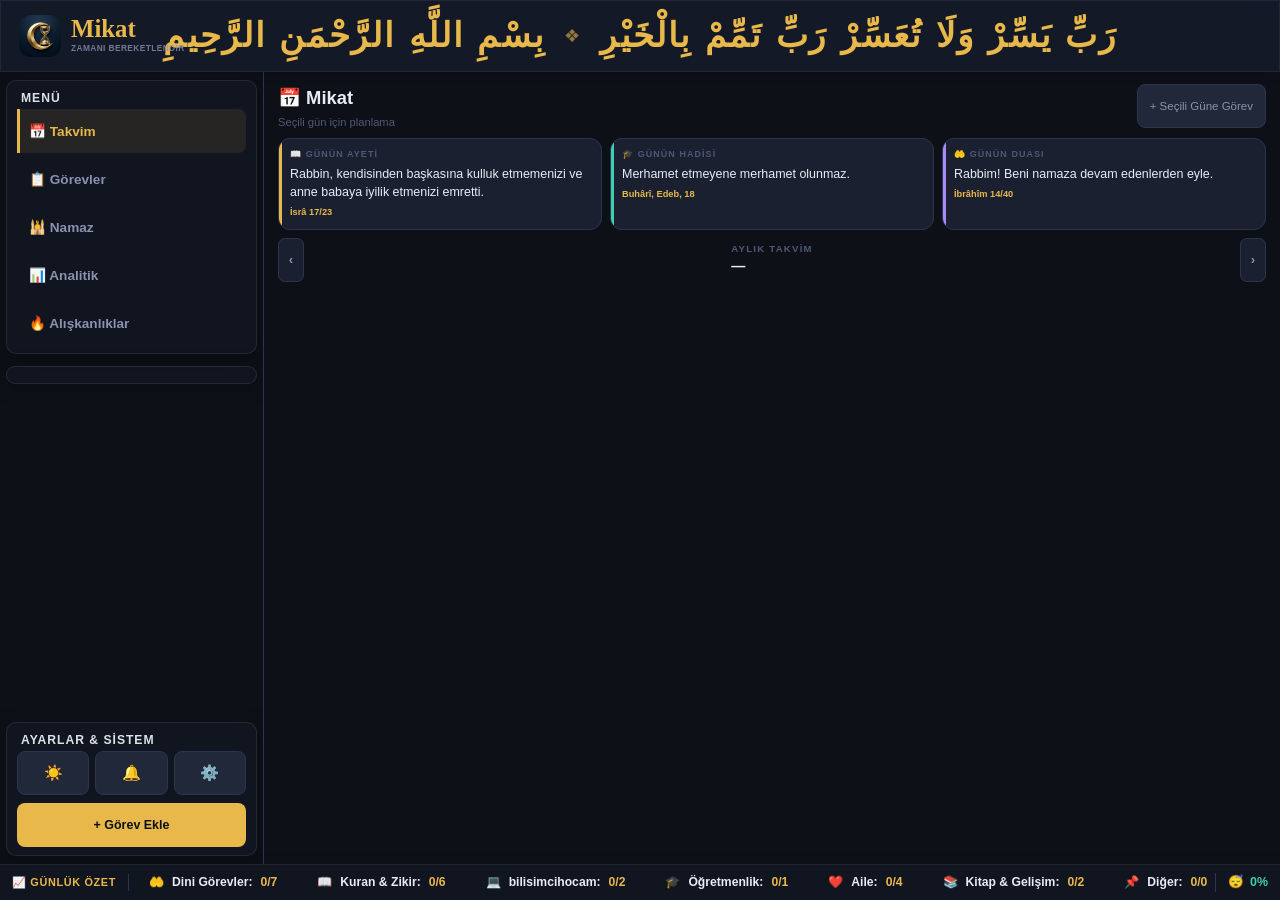
<file: web/index.html>
﻿<!DOCTYPE html>
<html lang="tr">
<head>
<!--
  Hayat Takvimi v7.0
  Görev yönetimi, ibadet takibi, alışkanlık izleme,
  odaklanma sayacı ve şifreli yedekleme uygulaması.
  Tek dosyalık HTML/CSS/JavaScript — localStorage tabanlı.
-->
<meta charset="UTF-8">
<meta http-equiv="Content-Security-Policy" content="default-src 'self'; script-src 'self' 'unsafe-inline'; connect-src 'self' https://api.aladhan.com; style-src 'self' 'unsafe-inline' https://fonts.googleapis.com; font-src 'self' https://fonts.gstatic.com; img-src 'self' data:; frame-src 'none'; object-src 'none';">
<meta name="viewport" content="width=device-width, initial-scale=1.0">
<meta name="theme-color" content="#0d1117">
<title>Mikat</title>
<link rel="manifest" href="manifest.json">
<link rel="preconnect" href="https://fonts.googleapis.com">
<link href="https://fonts.googleapis.com/css2?family=Amiri:wght@400;700&family=Outfit:wght@300;400;500;600;700&family=JetBrains+Mono:wght@400;500;600&display=swap" rel="stylesheet">
<link rel="stylesheet" href="styles.css">
</head>
<body class="dark">

<!-- ═══ ÜST BAR ═══ -->
<div class="topbar">
  <div style="display:flex; align-items:center; gap:8px;">
    <div class="brand">
      <div class="brand-ico" style="background: none; border: none; padding: 0;">
        <img src="mikat-logo.png" alt="Mikat" style="width: 100%; height: 100%; object-fit: cover; border-radius: 12px; display: block;">
      </div>
      <div>
        <div class="brand-name">Mikat</div>
        <div class="brand-sub">Zamanı Bereketlendir</div>
      </div>
    </div>
  </div>
  
  <!-- Besmele ve Rabbi Yessir Duası (Header Merkez) -->
  <div class="header-dua">
    <span class="dua-basmala">بِسْمِ اللَّهِ الرَّحْمَنِ الرَّحِيمِ</span>
    <span class="dua-separator">❖</span>
    <span class="dua-arabic">رَبِّ يَسِّرْ وَلَا تُعَسِّرْ رَبِّ تَمِّمْ بِالْخَيْرِ</span>
  </div>


  <div class="top-r" style="display:flex; align-items:center;">
    <!-- Namaz Vakti Mini Gösterge -->
    <div id="headerPrayerVakit" style="display:flex; align-items:center; gap:8px; display:none;"></div>
  </div>
</div>

<!-- ═══ ANA LAYOUT ═══ -->
<div class="layout">

  <!-- SOL PANEL -->
  <div class="sidebar">
    <div class="sidebar-wrapper">
      <!-- Menü Kartı -->
      <div class="dcard sidebar-menu-card">
        <div class="slbl" style="margin-bottom:8px">Menü</div>
        <div class="sidebar-menu-list">
          <button class="menu-item-vertical on" onclick="showView('calendar', this)">📅 Takvim</button>
          <button class="menu-item-vertical" onclick="showView('tasks', this)">📋 Görevler</button>
          <button class="menu-item-vertical" onclick="showView('prayers', this)">🕌 Namaz</button>
          <button class="menu-item-vertical" onclick="showView('analytics', this)">📊 Analitik</button>
          <button class="menu-item-vertical" onclick="showView('habits', this)">🔥 Alışkanlıklar</button>
        </div>
      </div>

      <!-- Oturum Açma Kartı -->
      <div class="dcard sidebar-auth-card" id="sidebarAuthCard"></div>

      <!-- Ayarlar Kartı -->
      <div class="dcard sidebar-settings-card">
        <div class="slbl" style="margin-bottom:6px">Ayarlar & Sistem</div>
        <div class="sidebar-settings-buttons" style="display:flex; gap:6px; margin-bottom:8px;">
          <button class="tbtn" id="themeBtn" onclick="toggleTheme()" title="Tema" style="flex:1; width:auto; height:36px;">☀️</button>
          <button class="tbtn notif-btn" id="notifBtn" onclick="toggleNotifications()" title="Bildirimler" style="flex:1; width:auto; height:36px; position:relative;">
            🔔<div class="notif-dot"></div>
          </button>
          <button class="tbtn" onclick="openSettings()" title="Ayarlar" style="flex:1; width:auto; height:36px;">⚙️</button>
        </div>
        <button class="tbtn-add" onclick="openAdd()" style="width:100%; height:36px;">+ Görev Ekle</button>
      </div>
    </div>
  </div>

  <!-- ORTA — İÇERİK -->
  <div class="center">

    <!-- GÖREVLER -->
    <div class="view" id="v-tasks">
      <div class="page-hdr">
        <div>
          <div class="page-title" id="pgTitle">🗂️ Tüm Görevler</div>
          <div class="page-sub" id="pgSub">Tüm kategoriler</div>
        </div>
        <div class="page-acts">
          <button class="btn" onclick="clearDone()">🧹 Temizle</button>
        </div>
      </div>
      
      <!-- KATEGORİ SEÇİCİ -->
      <div class="tasks-categories-wrap">
        <div class="tasks-categories-list">
          <div class="cat-pill on" id="allcard" onclick="filterCat(null)">
            <span class="cat-pill-ico">🗂️</span>
            <span class="cat-pill-nm">Tüm Görevler</span>
            <span class="cat-pill-n" id="allnum">0</span>
          </div>
          <div id="ccards" style="display:flex;gap:8px;"></div>
          <button class="cat-mgr-pill" onclick="openCatManager()" title="Kategorileri Yönet">⚙️</button>
        </div>
      </div>

      <div class="fbar">
        <div class="sw"><span class="sw-i">🔍</span><input type="text" id="searchInp" placeholder="Görev ara..." oninput="renderTasks()"/></div>
        <button class="fchip on" onclick="setFilter('all',this)">Tümü</button>
        <button class="fchip" onclick="setFilter('pending',this)">Bekliyor</button>
        <button class="fchip" onclick="setFilter('done',this)">Bitti</button>
        <button class="fchip" onclick="setFilter('today',this)">Bugün</button>
        <select class="fsort" id="sortSel" onchange="renderTasks()">
          <option value="priority">Öncelik</option>
          <option value="due">Tarih</option>
          <option value="created">Eklenme</option>
          <option value="name">İsim</option>
        </select>
      </div>
      <div class="qabar">
        <input type="text" id="qaInp" placeholder="Hızlı görev ekle — Enter (kategori için #anahtar kullan)"/>
        <button class="qabtn" onclick="quickAdd()">+ Ekle</button>
      </div>
      <div id="taskList"></div>
    </div>

    <!-- ANALİTİK -->
    <div class="view" id="v-analytics">
      <div class="page-title">📊 Analitik</div>
      <div class="ag" id="agrid"></div>
      <div id="aperf"></div>
    </div>

    <!-- TAKVİM -->
    <div class="view on" id="v-calendar">
      <div class="page-hdr">
        <div>
          <div class="page-title">📅 Mikat</div>
          <div class="page-sub" id="calSub">Seçili gün için planlama</div>
        </div>
        <div class="page-acts">
          <button class="btn" onclick="openAddForSelectedDay()">+ Seçili Güne Görev</button>
        </div>
      </div>

      <!-- Günlük içerik kartları -->
      <div class="daily-grid">
        <div class="daily-card">
          <div class="daily-title">📖 GÜNÜN AYETİ</div>
          <div class="daily-text" id="dailyAyatText">Rabbin, kendisinden başkasına kulluk etmemenizi ve anne babaya iyilik etmenizi emretti.</div>
          <div class="daily-src" id="dailyAyatSrc">İsrâ 17/23</div>
        </div>
        <div class="daily-card hadis">
          <div class="daily-title">🎓 GÜNÜN HADİSİ</div>
          <div class="daily-text" id="dailyHadisText">Merhamet etmeyene merhamet olunmaz.</div>
          <div class="daily-src" id="dailyHadisSrc">Buhârî, Edeb, 18</div>
        </div>
        <div class="daily-card dua">
          <div class="daily-title">🤲 GÜNÜN DUASI</div>
          <div class="daily-text" id="dailyDuaText">Rabbim! Beni namaza devam edenlerden eyle.</div>
          <div class="daily-src" id="dailyDuaSrc">İbrâhîm 14/40</div>
        </div>
      </div>

      <!-- Aylık Takvim -->
      <div class="cal-main-full">
        <div class="month-head">
          <button class="month-nav" onclick="changeMonth(-1)">‹</button>
          <div>
            <div class="section-lbl">AYLIK TAKVİM</div>
            <div class="month-title" id="monthTitle">—</div>
          </div>
          <button class="month-nav" onclick="changeMonth(1)">›</button>
        </div>
        <div class="wgrid" id="wgrid"></div>
      </div>
    </div><!-- /v-calendar -->

    <!-- NAMAZ -->
    <div class="view" id="v-prayers">
      <div class="page-hdr">
        <div>
          <div class="page-title">🕌 Namaz Vakitleri & İbadet Takibi</div>
          <div style="text-align:left;font-size:.78rem;color:var(--namaz-gold,#D4AF37);margin-top:4px;font-family:'Amiri',serif;letter-spacing:.05em" id="hicriDateEl">— Yükleniyor</div>
        </div>
        <div class="page-acts">
          <span class="namaz-live" id="namazSource">📡 Yükleniyor…</span>
        </div>
      </div>

      <!-- Ramazan & Kerahat Uyarıları -->
      <div id="ramazanBanner" style="display:none;background:linear-gradient(135deg,#059669,#047857);color:#fff;border-radius:10px;padding:10px 13px;margin-bottom:12px;font-size:.78rem;text-align:center;font-weight:600">🌙 Ramazan-ı Şerif Mübarek Olsun!</div>
      <div id="kerahatBanner" style="display:none;background:rgba(251,146,60,.15);border:1px solid #fb923c;color:#fb923c;border-radius:8px;padding:9px 12px;font-size:.74rem;font-weight:600;margin-bottom:12px;text-align:center"></div>

      <!-- ── SATIR 1: VAKTİN AYET/HADİSİ & GÜNLÜK FARZ DURUMU (2 Kolon — Ayrı Kalın Çerçeveli Tasarım) ── -->
      <div style="display: flex; gap: 16px; margin-bottom: 16px; align-items: stretch; width: 100%;">
        <!-- Vakit Kadranı ve Sayaç (Sol - Kalın Koyu Yeşil Çerçeve) -->
        <div class="ncard gauge-card" style="display: flex; flex-direction: column; align-items: center; justify-content: flex-start; margin: 0; padding: 14px 20px 20px; background: linear-gradient(135deg, #092c2a 0%, #031413 100%); border: 3px solid #0d403d; border-radius: 18px; box-shadow: 0 8px 32px rgba(0,0,0,0.4); aspect-ratio: 2 / 1; width: 400px; flex: 0 0 400px;">
          <!-- Top center title for hover text -->
          <div id="dialHoverTitle" style="color: var(--gold); font-size: 0.58rem; font-weight: 800; letter-spacing: 0.08em; text-transform: uppercase; margin-bottom: 8px; min-height: 12px; text-align: center; width: 100%;">VAKİT KADRANI</div>
          <div class="gauge-wrap" style="width: 360px; height: 180px; margin: 0 auto; position: relative; overflow: hidden;">
            <svg id="vakitDialSvg" width="360" height="180" viewBox="0 10 200 100" style="overflow: hidden;">
              <!-- Outer circle border (arch) -->
              <path d="M 18 110 A 82 82 0 0 1 182 110" fill="none" stroke="rgba(20,91,88,0.4)" stroke-width="1"/>
              
              <!-- Outer Bezel for Hour Numbers (arch segment) -->
              <path d="M 2 110 A 98 98 0 0 1 198 110 L 182 110 A 82 82 0 0 0 18 110 Z" fill="#9bc7c5" stroke="#145b58" stroke-width="0.8"/>
              
              <!-- Sector paths (annular sectors) will go here -->
              <g id="dialSectors"></g>
              
              <!-- Red separator lines will go here -->
              <g id="dialSeparators"></g>
              
              <!-- Ticks and hour numbers will go here -->
              <g id="dialHours"></g>
              
              <!-- Central circle for countdown backdrop (arch) - light glowing backdrop -->
              <path d="M 48 110 A 52 52 0 0 1 152 110 Z" fill="#a4cfce" stroke="#145b58" stroke-width="1.2"/>
              
              <!-- Needle (Red pointer) -->
              <line id="dialNeedle" x1="100" y1="110" x2="100" y2="24" stroke="#ef4444" stroke-width="2.5" stroke-linecap="round" />
              <!-- Needle cap -->
              <circle cx="100" cy="110" r="4.5" fill="#ef4444"/>
            </svg>
            
            <!-- Info in the center: countdown timer with dark text -->
            <div id="dialCenterText" style="position: absolute; bottom: 8px; left: 0; right: 0; display: flex; flex-direction: column; align-items: center; justify-content: center; text-align: center; pointer-events: none; line-height: 1.15;">
              <div style="font-size: 0.56rem; font-weight: 900; color: #0c3d3a; text-transform: uppercase; letter-spacing: 0.05em; opacity: 0.95; margin-bottom: 2px;">Vaktin Çıkmasına</div>
              <div style="font-size: 1.45rem; font-weight: 900; color: #031413; font-family: 'JetBrains Mono', monospace; letter-spacing: -0.02em;" id="dialCountdown">--:--<span style="font-size: 0.65em; font-weight: 900; vertical-align: super; margin-left: 1px;" id="dialCountdownSec">--</span></div>
            </div>
          </div>
        </div>

        <!-- Vaktin Ayeti (Sağ - Kalın Koyu Kehribar/Altın Çerçeve) -->
        <div class="ncard quote-card" id="vaktinQuoteCard" style="display: flex; flex-direction: column; justify-content: center; min-height: 80px; margin: 0; padding: 20px 24px; border: 3px solid #6d4e1b; border-radius: 18px; flex: 1; height: auto;">
          <div class="daily-title" id="vaktinQuoteTitle" style="color:var(--gold); font-size: 0.58rem; font-weight: 800; letter-spacing: 0.08em; margin-bottom: 2px;">📖 GÜNÜN AYETİ</div>
          <!-- Arapça Kısmı -->
          <div id="vaktinQuoteArabic" style="font-family:'Amiri',serif; font-size: 1.05rem; color: var(--gold); text-align: right; margin-top: 2px; line-height: 1.25;"></div>
          <!-- Meal Kısmı -->
          <div class="daily-text" id="vaktinQuoteText" style="font-size: 0.76rem; line-height: 1.35; font-weight: 600; margin: 4px 0; color: var(--tx);">—</div>
          <div class="daily-src" id="vaktinQuoteSrc" style="font-size: 0.62rem; color: var(--tx3); text-align: right; font-weight: 700;">—</div>
        </div>
      </div>

      <!-- ── SATIR 2: FARZ NAMAZ ÇETELESİ & VAKİTLER (Full Width Grid) ── -->
      <div class="ncard" style="margin-bottom: 16px;">
        <div class="nhead" style="margin-bottom: 12px; padding: 12px 16px 0;">
          <span class="nhead-l">🕌 Günlük Farz Namazlar</span>
          <span class="nhead-n" id="namazCnt" style="background: var(--goldbg); color: var(--gold); padding: 2px 8px; border-radius: 12px; font-size: 0.72rem; font-weight: 700;">0/5</span>
        </div>
        <div class="ngrid" id="namazGrid" style="display: grid; grid-template-columns: repeat(6, 1fr); gap: 12px; padding: 0 16px 16px;"></div>
      </div>

      <!-- ── SATIR 3: NAFİLELER, ZİKİR & HAFTALIK GRAFİK (3 Sütun) ── -->
      <div style="display: grid; grid-template-columns: 1.1fr 1fr 1.1fr; gap: 16px; margin-bottom: 16px;">
        <!-- Nafile İbadetler -->
        <div class="ncard nafile-card" style="margin: 0;">
          <div class="nhead">✨ Nafile İbadetler</div>
          <div class="nafile-grid" id="nafileGrid" style="margin-top: 8px;"></div>
        </div>

        <!-- Zikir & Tesbihat -->
        <div class="ncard zikir-widget" style="margin: 0; display: flex; flex-direction: column; justify-content: space-between;">
          <div>
            <div class="nhead" style="margin-bottom: 10px;">📿 Zikir & Tesbihat</div>
            <div class="zikir-card" id="zikirCard" style="margin-top:0; border:none; background:none; padding:0;">
              <div style="min-width:0">
                <div class="zikir-text" id="zikirText" style="font-size:1.05rem; font-weight: 700; color: var(--tx); margin-bottom:4px; white-space: nowrap; overflow: hidden; text-overflow: ellipsis;">—</div>
                <div class="zikir-note" id="zikirNote" style="font-size:.68rem; color: var(--tx3); margin-bottom:8px;"></div>
              </div>
            </div>
          </div>
          <div>
            <button class="zikir-btn" onclick="completeDailyZikir()" id="zikirBtn" style="width: 100%; margin-bottom: 8px;">Hedefi Tamamla</button>
            <div style="display:grid; grid-template-columns: 1fr 1fr; gap: 8px;">
              <button class="namaz-action-btn" onclick="openZikirmatik()" style="padding: 6px; font-size: 0.72rem;">📿 Zikirmatik</button>
              <button class="namaz-action-btn" onclick="openImsakiye()" style="padding: 6px; font-size: 0.72rem;">📅 İmsakiye</button>
            </div>
          </div>
        </div>

        <!-- Sağ Sütun: Haftalık Takip & Kaza Namazları -->
        <div style="display: flex; flex-direction: column; gap: 16px; justify-content: space-between;">
          <!-- Haftalık İbadet Grafiği -->
          <div class="weekly-ibadet" id="weeklyIbadet" style="margin: 0; padding:12px; background:var(--sf); border:1px solid var(--bd); border-radius:var(--r); display: flex; flex-direction: column; justify-content: space-between; flex: 1;">
            <div class="wi-head" style="margin-bottom: 8px; display: flex; justify-content: space-between; align-items: center;">
              <span style="font-weight: 700; font-size: 0.78rem; color: var(--tx);">📈 Haftalık Takip</span>
              <span class="wi-score" id="weeklyIbadetScore" style="color: var(--teal); font-weight: 800; font-size: 0.78rem;">0/35</span>
            </div>
            <div class="wi-days" id="weeklyIbadetDays" style="flex: 1; display: flex; align-items: center; justify-content: space-between; gap: 4px;"></div>
          </div>
          
          <!-- Kaza Namazı Takip (Küçük Kart) -->
          <div class="ncard qada-card" id="qadaCardCompact" style="margin: 0; padding: 12px; flex: 1;">
            <div class="qada-head" style="font-weight: 700; font-size: 0.78rem; color: var(--tx); margin-bottom: 6px;">⏳ Kaza Borçlarım</div>
            <div id="qadaBox"></div>
          </div>
        </div>
      </div>
    </div><!-- /v-prayers -->

    <!-- ALIŞKANLIKLAR -->
    <div class="view" id="v-habits">
      <div class="page-hdr">
        <div>
          <div class="page-title">🔥 Alışkanlıklar</div>
          <div class="page-sub">Düzenli tekrarlanan alışkanlıkların takibi</div>
        </div>
        <div class="page-acts">
          <button class="btn" onclick="addHabitPrompt()">+ Yeni Alışkanlık</button>
        </div>
      </div>
      <div id="habitList" class="habits-view-list" style="margin-bottom: 24px;"></div>
      
      <!-- ODAKLANMA VE İSTATİSTİKLER (Eski Sağ Panel) -->
      <div class="habits-footer-grid" style="display: grid; grid-template-columns: 1fr 1fr; gap: 16px; margin-top: 24px;">
        <!-- Odaklanma Sayacı -->
        <div class="rcard">
          <div class="rcard-title">
            <span>⏱ Odaklanma Sayacı</span>
            <span id="timerCatLbl" style="color:var(--teal);font-size:.58rem"></span>
          </div>
          <div class="timer-wrap">
            <div class="trw">
              <svg width="108" height="108" viewBox="0 0 108 108">
                <circle cx="54" cy="54" r="44" fill="none" stroke="#2c3550" stroke-width="6"/>
                <circle id="timerRing" cx="54" cy="54" r="44" fill="none" stroke="#3ecfb0" stroke-width="6" stroke-linecap="round"
                  stroke-dasharray="276.5" stroke-dashoffset="0" transform="rotate(-90 54 54)"
                  style="transition:stroke-dashoffset 1s linear"/>
              </svg>
              <div class="ti">
                <div class="tnum" id="tnum">25:00</div>
                <div class="tph"  id="tph">Hazır</div>
              </div>
            </div>
          </div>
          <div class="tpres">
            <button class="tpre on" onclick="setPreset(25,this)">25dk</button>
            <button class="tpre" onclick="setPreset(45,this)">45dk</button>
            <button class="tpre" onclick="setPreset(60,this)">60dk</button>
            <button class="tpre" onclick="setPreset(5,this)">5dk 🍵</button>
          </div>
          <select class="tcat" id="timerCat" style="width: 100%; margin-top: 8px;"></select>
          <div class="sessrow" style="margin-top: 8px;">
            <span>Bugünkü seanslar</span>
            <div class="sdots" id="sdots">
              <div class="sdot"></div><div class="sdot"></div>
              <div class="sdot"></div><div class="sdot"></div>
            </div>
          </div>
          <div class="tbtns" style="margin-top: 8px;">
            <button class="tbstart" id="tbstart" onclick="timerToggle()">▶ Başlat</button>
            <button class="tbreset" onclick="timerReset()">↺ Sıfırla</button>
          </div>
        </div>

        <!-- Kategori Süreleri -->
        <div class="rcard">
          <div class="rcard-title">⏰ Kategori Süreleri (Bugün)</div>
          <div id="catTimes" style="margin-top: 10px;"></div>
        </div>
      </div>
    </div><!-- /v-habits -->

  </div><!-- /center -->

</div><!-- /layout -->

<!-- ═══ GÖREV MODAL ═══ -->
<div class="mov" id="taskModal" onclick="if(event.target===this)closeModal('taskModal')">
<div class="modal">
  <div class="modal-title" id="mTitle">✏️ Yeni Görev</div>
  <div class="modal-sub">Bilgileri doldurup kaydedin</div>
  <div class="fgrid">
    <div class="fg s2"><label class="flbl">Görev Adı *</label><input class="finp" id="fName" placeholder="Ne yapılacak?"/></div>
    <div class="fg"><label class="flbl">Kategori</label><select class="fsel" id="fCat"></select></div>
    <div class="fg"><label class="flbl">Öncelik</label>
      <select class="fsel" id="fPri">
        <option value="yuksek">🔴 Yüksek</option>
        <option value="orta" selected>🟡 Orta</option>
        <option value="dusuk">🟢 Düşük</option>
      </select>
    </div>
    <div class="fg"><label class="flbl">Son Tarih</label><input class="finp" type="date" id="fDue"/></div>
    <div class="fg"><label class="flbl">Hatırlatıcı Zamanı</label><input class="finp" type="time" id="fReminder"/></div>
    <div class="fg"><label class="flbl">Hatırlatma</label>
      <select class="fsel" id="fRemRep">
        <option value="none">Kapalı</option>
        <option value="once">Tek Sefer</option>
        <option value="daily">Her Gün</option>
        <option value="weekly">Her Hafta</option>
      </select>
    </div>
    <div class="fg"><label class="flbl">Tekrar</label>
      <select class="fsel" id="fRep" onchange="toggleRepDays()">
        <option value="yok">Tekrar Yok</option>
        <option value="gunluk">Her Gün</option>
        <option value="her_2_gunde">2 Günde Bir</option>
        <option value="haftalik">Her Hafta</option>
        <option value="aylik">Her Ay</option>
        <option value="ay_son">Ayın Sonu</option>
        <option value="ozel">Özel Aralık</option>
      </select>
    </div>
    <div class="fg s2" id="repDaysRow" style="display:none">
      <label class="flbl" id="repDaysLbl">Hangi Günler?</label>
      <div id="repDaysPicker" style="display:flex;gap:5px;flex-wrap:wrap;margin-top:4px"></div>
    </div>
    <div class="fg" id="repIntervalRow" style="display:none">
      <label class="flbl">Özel Aralık</label><input class="finp" type="number" min="2" id="fRepInterval" placeholder="Gün sayısı"/>
    </div>
    <div class="fg" id="repEndRow" style="display:none">
      <label class="flbl">Tekrar Bitişi</label><input class="finp" type="date" id="fRepEnd"/>
    </div>
    <div class="fg"><label class="flbl">Süre Tahmini</label>
      <select class="fsel" id="fEst">
        <option value="">—</option><option value="15">15 dk</option>
        <option value="30">30 dk</option><option value="45">45 dk</option>
        <option value="60">1 saat</option><option value="90">1.5 saat</option>
        <option value="120">2 saat</option>
      </select>
    </div>
    <div class="fg"><label class="flbl">Etiket</label><input class="finp" id="fTag" placeholder="örn: acil, fikir"/></div>
    <div class="fg s2"><label class="flbl">Not</label><textarea class="ftxt" id="fNote" placeholder="Ek notlar..."></textarea></div>
    <div class="fg s2">
      <label class="flbl">Alt Görevler</label>
      <div class="sub-adder">
        <input type="text" id="subInp" placeholder="Alt görev yaz, Enter'a bas"/>
        <button onclick="addSub()">+ Ekle</button>
      </div>
      <div class="sub-prev" id="subPrev"></div>
    </div>
  </div>
  <div class="mfooter">
    <button class="mcancel" onclick="closeModal('taskModal')">İptal</button>
    <button class="msave" onclick="saveTask()">💾 Kaydet</button>
  </div>
</div>
</div>

<!-- ═══ SİLME ONAY MODAL ═══ -->
<div class="mov" id="confModal" onclick="if(event.target===this)closeModal('confModal')">
<div class="modal conf-modal">
  <div class="modal-title" id="confModalTitle">🗑️ Onayla</div>
  <div class="conf-txt" id="confTxt">Emin misiniz?</div>
  <div class="conf-detail" id="confDetail" style="display:none;font-size:.72rem;color:var(--tx3);margin-top:6px;line-height:1.5"></div>
  <div style="display:flex;gap:8px;justify-content:flex-end;margin-top:14px">
    <button class="mcancel" onclick="closeModal('confModal')">İptal</button>
    <button class="mdel" id="confOk">Sil</button>
  </div>
</div>
</div>

<!-- ═══ KATEGORİ YÖNET MODAL ═══ -->
<div class="mov" id="catModal" onclick="if(event.target===this)closeModal('catModal')">
<div class="modal" style="max-width:540px">
  <div class="modal-title">⚙️ Kategori Yönetimi</div>
  <div class="modal-sub">Kategori ekle, düzenle veya sil</div>
  <div class="cat-form">
    <div class="cat-form-title" id="catFormTitle">Yeni Kategori Ekle</div>
    <div class="cat-form-row">
      <div class="cat-form-field" style="max-width:58px"><label>Emoji</label><input type="text" id="catIco" placeholder="📌" maxlength="2"/></div>
      <div class="cat-form-field" style="flex:2"><label>Kategori Adı</label><input type="text" id="catName" placeholder="örn: Sağlık"/></div>
      <div class="cat-form-field" style="max-width:96px"><label>Anahtar</label><input type="text" id="catKey" placeholder="saglik" maxlength="20"/></div>
    </div>
    <div style="margin-top:8px">
      <div style="font-size:.56rem;text-transform:uppercase;letter-spacing:.1em;color:var(--tx3);margin-bottom:4px">Renk</div>
      <div class="color-presets" id="colorPresets"></div>
    </div>
    <div style="display:flex;gap:8px;margin-top:9px">
      <button class="cat-add-btn" onclick="saveCat()">💾 Kaydet</button>
      <button class="cbtn2" style="flex:1;margin-bottom:0" onclick="resetCatForm()">Temizle</button>
    </div>
  </div>
  <div class="cat-list" id="catList"></div>
  <div class="mfooter"><button class="mcancel" onclick="closeModal('catModal')">Kapat</button></div>
</div>
</div>

<!-- ═══ AYARLAR MODAL ═══ -->
<div class="mov" id="settingsModal" onclick="if(event.target===this)closeModal('settingsModal')">
<div class="modal" style="max-width:540px">
  <div class="modal-title">⚙️ Ayarlar</div>
  <div class="modal-sub">Veri aktarımı, şifreli yedekleme ve sıfırlama</div>
  <div style="display:flex;flex-direction:column;gap:12px">
    <div style="background:var(--bg2);border:1px solid var(--bd);border-radius:12px;padding:13px">
      <div style="font-size:.60rem;text-transform:uppercase;letter-spacing:.12em;color:var(--tx3);font-weight:700;margin-bottom:11px">🔐 Veri Aktarımı (AES-256)</div>
      <div class="ctabs">
        <button class="ctab on" onclick="cTab('exp',this)">↑ Dışa Aktar</button>
        <button class="ctab" onclick="cTab('imp',this)">↓ İçe Aktar</button>
      </div>
      <div id="cexp">
        <div class="cfield"><label>Şifre (min 6 karakter)</label><input type="password" id="epw" placeholder="Güçlü şifre girin"/></div>
        <div class="cfield"><label>Şifreyi Onayla</label><input type="password" id="epw2" placeholder="Tekrar girin"/></div>
        <button class="cbtn" onclick="doExport()">🔒 Şifrele & Aktar</button>
        <div class="cfield" id="expR" style="display:none"><label>Şifreli Veri</label><textarea id="expOut" readonly></textarea></div>
        <button class="cbtn2" id="copybtn" style="display:none" onclick="copyExp()">📋 Kopyala</button>
        <button class="cbtn2" id="dlbtn"   style="display:none" onclick="dlExp()">💾 Dosya İndir</button>
      </div>
      <div id="cimp" style="display:none">
        <div class="cfield"><label>Şifre</label><input type="password" id="ipw" placeholder="Dışa aktarırken kullandığınız şifre"/></div>
        <div class="cfield"><label>Şifreli Veri</label><textarea id="idata" placeholder="Şifreli metni yapıştırın..."></textarea></div>
        <button class="cbtn" onclick="doImport()">🔓 Çöz & İçe Aktar</button>
      </div>
    </div>
    <div style="background:var(--bg2);border:1px solid var(--bd);border-radius:12px;padding:13px">
      <div style="font-size:.60rem;text-transform:uppercase;letter-spacing:.12em;color:var(--tx3);font-weight:700;margin-bottom:11px">📍 Namaz & Yedekleme</div>
      <div class="cfield"><label>Namaz Şehri</label><input class="finp" type="text" id="namazCityInput" placeholder="Konya"/></div>
      <div style="display:flex;gap:8px;flex-wrap:wrap;margin-bottom:8px">
        <button class="cbtn2" onclick="detectLocation()">📍 Konumu Bul</button>
        <button class="cbtn2" onclick="saveNamazCity()">💾 Kaydet</button>
      </div>
      <div class="cfield" id="locationStatus">Konum kaydedilmedi.</div>
      <div class="cfield"><label>Otomatik Yedekleme</label><input type="checkbox" id="autoBackupToggle" onchange="toggleAutoBackup(this.checked)"/></div>
      <div id="backupStatus" class="reset-note" style="margin-top:6px;">Henüz bir yedekleme yapılmadı.</div>
      <div style="display:flex;gap:8px;flex-wrap:wrap;margin-top:8px">
        <button class="cbtn2" onclick="doExportJson()">JSON İndir</button>
        <button class="cbtn2" onclick="doExportCsv()">CSV İndir</button>
        <button class="cbtn2" onclick="restoreBackup()">Yedekten Geri Yükle</button>
      </div>
      <div class="reset-note">JSON/CSV doğrudan dosya indirir, şifreli AES dışa aktarma korunur.</div>
    </div>
    <div style="background:var(--rosebg);border:1px solid var(--rose);border-radius:12px;padding:13px">
      <div style="font-size:.60rem;text-transform:uppercase;letter-spacing:.12em;color:var(--rose);font-weight:700;margin-bottom:9px">⚠️ Sıfırlama</div>
      <button class="reset-main" onclick="dailyReset()">↺ Günlük Sıfırla</button>
      <div class="reset-note">Bugünün namaz, zikir, alışkanlık ve görev işaretleri temizlenir.</div>
      <div style="display:grid;grid-template-columns:1fr;gap:5px;margin-top:7px;padding-top:7px;border-top:1px dashed var(--bd)">
        <button class="reset-small" onclick="trackingReset()">📊 Takip Verilerini Sıfırla</button>
        <button class="reset-small danger" onclick="factoryReset()">🧨 Fabrika Ayarlarına Dön</button>
      </div>
    </div>
  </div>
  <div class="mfooter"><button class="mcancel" onclick="closeModal('settingsModal')">Kapat</button></div>
</div>
</div>

<!-- ═══ ALIÞKANLIK DÜZENLE MODAL ═══ -->
<div class="mov" id="habitModal" onclick="if(event.target===this)closeHabitModal()">
<div class="modal" style="max-width:370px">
  <div class="modal-title" id="habitModalTitle">✨ Yeni Alışkanlık</div>
  <div class="modal-sub" id="habitModalSub">Başına emoji ekleyebilirsiniz</div>
  <div style="margin-bottom:18px">
    <label class="flbl" style="display:block;margin-bottom:5px">Alışkanlık Adı</label>
    <input class="habit-modal-inp" id="habitModalInp" placeholder="örn: 🏃 Sabah yürüyüşü" maxlength="80"
      onkeydown="if(event.key==='Enter')saveHabitModal()"/>
  </div>
  <div class="mfooter">
    <button class="mcancel" onclick="closeHabitModal()">İptal</button>
    <button class="msave" onclick="saveHabitModal()">💾 Kaydet</button>
  </div>
</div>
</div>

<!-- ═══ ALIÞKANLIK SİL MODAL ═══ -->
<div class="mov" id="habitDelModal" onclick="if(event.target===this)closeModal('habitDelModal')">
<div class="modal conf-modal">
  <div class="modal-title">🗑️ Alışkanlığı Sil</div>
  <div class="conf-txt" id="habitDelTxt">Bu alışkanlık silinsin mi?</div>
  <div style="display:flex;gap:8px;justify-content:flex-end">
    <button class="mcancel" onclick="closeModal('habitDelModal')">İptal</button>
    <button class="mdel" id="habitDelOk">Sil</button>
  </div>
</div>
</div>

<!-- ═══ NAMAZ TİPİ SEÇME MODAL (Farz/Sünnet/Cemaat) ═══ -->
<div class="mov" id="prayerTypeModal" onclick="if(event.target===this)closeModal('prayerTypeModal')">
<div class="modal conf-modal" style="max-width:320px">
  <div class="modal-title" id="ptModalName">Namaz</div>
  <div style="font-size:.72rem;color:var(--tx3);margin-bottom:14px;text-align:center">Nasıl kıldınız?</div>
  <div style="display:flex;flex-direction:column;gap:8px">
    <button class="pt-opt" data-type="farz" onclick="setPrayerType('farz')">✓ Sadece Farz</button>
    <button class="pt-opt" data-type="sunnet" onclick="setPrayerType('sunnet')">🌟 Sünnetiyle Birlikte</button>
    <button class="pt-opt" data-type="cemaat" onclick="setPrayerType('cemaat')">🕌 Cemaatle Kıldım</button>
  </div>
  <div style="display:flex;gap:8px;justify-content:center;margin-top:14px">
    <button class="mcancel" onclick="setPrayerType(null)">✕ Kılınmadı</button>
    <button class="mcancel" onclick="closeModal('prayerTypeModal')">Kapat</button>
  </div>
</div>
</div>

<!-- ═══ ZİKİRMATİK MODAL ═══ -->
<div class="mov zikirmatik-ov" id="zikirmatikModal">
<div class="zikirmatik-wrap">
  <button class="zm-close" onclick="closeZikirmatik()">✕ Kapat</button>
  <div class="zm-phases">
    <div class="zm-phase-dot active" title="Sübhanallah"></div>
    <div class="zm-phase-dot" title="Elhamdülillah"></div>
    <div class="zm-phase-dot" title="Allahu Ekber"></div>
  </div>
  <div class="zm-ring-wrap">
    <svg width="150" height="150" viewBox="0 0 150 150">
      <circle cx="75" cy="75" r="60" fill="none" stroke="rgba(5,150,105,.25)" stroke-width="8"/>
      <circle id="zmRing" cx="75" cy="75" r="60" fill="none" stroke="#059669" stroke-width="8"
        stroke-linecap="round" stroke-dasharray="376.99" stroke-dashoffset="376.99"
        transform="rotate(-90 75 75)" style="transition:stroke-dashoffset .2s ease"/>
    </svg>
    <div class="zm-center">
      <div class="zm-arabic" id="zmArabic">سُبْحَانَ اللَّهِ</div>
      <div class="zm-tr" id="zmTr">Sübhanallah</div>
      <div class="zm-count" id="zmCount">0 / 33</div>
    </div>
  </div>
  <button class="zm-tap" onclick="tapZikirmatik()" ontouchstart="tapZikirmatik();event.preventDefault()">
    👆 Dokunun
  </button>
  <button class="zm-reset" onclick="resetZikirmatik()">↺ Sıfırla</button>
</div>
</div>

<!-- ═══ AYLIK İMSAKİYE MODAL ═══ -->
<div class="mov" id="imsakiyeModal" onclick="if(event.target===this)closeModal('imsakiyeModal')">
<div class="modal" style="max-width:680px">
  <div class="modal-title">📅 Aylık İmsakiye</div>
  <div id="imsakiyeContent"><div style="text-align:center;padding:30px;color:var(--tx3)">⏳ Yükleniyor…</div></div>
  <div class="mfooter"><button class="mcancel" onclick="closeModal('imsakiyeModal')">Kapat</button></div>
</div>
</div>

<!-- ═══ PWA BANNER ═══ -->
<div class="pwa-banner" id="pwaBanner">
  <div style="font-size:.80rem;font-weight:700;color:var(--gold);margin-bottom:3px">📱 Uygulamayı Yükle</div>
  <div style="font-size:.70rem;color:var(--tx3);margin-bottom:9px">Mikat'ı telefona veya masaüstüne yükleyebilirsiniz.</div>
  <div style="display:flex;gap:6px">
    <button class="pwa-install-btn" onclick="pwsInstall()">Yükle</button>
    <button class="pwa-dismiss"     onclick="pwaDismiss()">Kapat</button>
  </div>
</div>

<!-- ═══ FABRİKA AYARLARI MODAL ═══ -->
<div class="mov" id="factoryModal" onclick="if(event.target===this)closeModal('factoryModal')">
<div class="modal conf-modal">
  <div class="modal-title" style="color:var(--rose)">🧨 Fabrika Ayarlarına Dön</div>
  <div class="conf-txt">TÜM veri silinir: görevler, kategoriler, alışkanlıklar, ayarlar.</div>
  <div style="font-size:.72rem;color:var(--tx3);margin-top:8px;margin-bottom:12px">Onaylamak için aşağıya <strong>SIFIRLA</strong> yazın:</div>
  <input class="finp" id="factoryConfirmInp" placeholder="SIFIRLA" oninput="factoryCheckInput(this)" style="margin-bottom:10px"/>
  <div style="display:flex;gap:8px;justify-content:flex-end">
    <button class="mcancel" onclick="closeModal('factoryModal')">İptal</button>
    <button class="mdel" id="factoryOkBtn" onclick="doFactoryReset()" disabled style="opacity:.4;cursor:not-allowed">🧨 Sıfırla</button>
  </div>
</div>
</div>

<!-- ═══ ÇEVRİMDIŞI BANNER ═══ -->
<div id="offlineBanner" style="display:none;position:fixed;bottom:0;left:0;right:0;background:var(--rose);color:#fff;text-align:center;padding:8px;font-size:.75rem;z-index:9999;transition:opacity .3s">📡 Çevrimdışısınız — veriler yerel olarak saklanıyor</div>

<!-- GÜNLÜK ÖZET TICKER BANTI -->
<div class="ticker-wrap">
  <div class="ticker-label">📈 GÜNLÜK ÖZET</div>
  <div class="ticker-content" id="dpbarsTicker"></div>
  <div class="ticker-mood" id="tickerMood">😐 0%</div>
</div>

<div class="tc" id="tc"></div>

<!-- ═══════════════════════════════════════════
     JAVASCRIPT
═══════════════════════════════════════════ -->
<script defer src="app.js"></script>
</body>
</html>
</file>
<file: styles.css>
/* ═══════════════════════════════════════════
   TEMEL DEĞİŞKENLER
═══════════════════════════════════════════ */
:root {
  --r: 12px;
  --rs: 8px;
  --rl: 18px;
  --tr: 0.16s ease;
  --sh: 0 2px 10px rgba(0, 0, 0, .15);
  --sh2: 0 6px 28px rgba(0, 0, 0, .22);
}

/* KOYU TEMA */
body.dark {
  --bg: #0d1117;
  --bg2: #161b25;
  --sf: #1a2030;
  --sf2: #20283a;
  --sf3: #262f44;
  --bd: #2c3550;
  --bd2: #3a4568;
  --tx: #e8ecf5;
  --tx2: #8a92b0;
  --tx3: #4e5878;
  --gold: #e8b84b;
  --goldd: #b07a20;
  --goldbg: rgba(232, 184, 75, .1);
  --teal: #3ecfb0;
  --tealbg: rgba(62, 207, 176, .1);
  --rose: #f06878;
  --rosebg: rgba(240, 104, 120, .1);
  --blue: #5b9cf6;
  --bluebg: rgba(91, 156, 246, .1);
  --pur: #a78bfa;
  --purbg: rgba(167, 139, 250, .1);
  --org: #fb923c;
  --orgbg: rgba(251, 146, 60, .1);
  --grn: #4ade80;
  --grnbg: rgba(74, 222, 128, .1);
  --ov: rgba(0, 0, 0, .75);
}

/* AÇIK TEMA */
body.light {
  --bg: #f0f3fa;
  --bg2: #e5e9f4;
  --sf: #ffffff;
  --sf2: #f4f6ff;
  --sf3: #eceffe;
  --bd: #d8ddf0;
  --bd2: #c0c8e2;
  --tx: #18203a;
  --tx2: #46527a;
  --tx3: #8890b8;
  --gold: #a06000;
  --goldd: #c07800;
  --goldbg: rgba(160, 96, 0, .08);
  --teal: #0a7860;
  --tealbg: rgba(10, 120, 96, .08);
  --rose: #c02044;
  --rosebg: rgba(192, 32, 68, .08);
  --blue: #1d55cc;
  --bluebg: rgba(29, 85, 204, .08);
  --pur: #5511cc;
  --purbg: rgba(85, 17, 204, .08);
  --org: #b04000;
  --orgbg: rgba(176, 64, 0, .08);
  --grn: #0a7030;
  --grnbg: rgba(10, 112, 48, .08);
  --ov: rgba(0, 0, 0, .5);
}

/*Git için açıklama Satırı*/
/* ═══════════════════════════════════════════
   RESET & TEMEL
═══════════════════════════════════════════ */
*,
*::before,
*::after {
  box-sizing: border-box;
  margin: 0;
  padding: 0;
}

html,
body {
  height: 100%;
  overflow: hidden;
  overscroll-behavior: none;
  color-scheme: dark light;
}

body {
  font-family: 'Outfit', sans-serif;
  font-size: 14px;
  line-height: 1.5;
  background: var(--bg);
  color: var(--tx);
  -webkit-font-smoothing: antialiased;
  text-rendering: optimizeLegibility;
  transition: background .2s, color .2s;
}

button {
  font-family: 'Outfit', sans-serif;
  cursor: pointer;
  border: none;
  background: none;
  outline: none;
  touch-action: manipulation;
}

input,
select,
textarea {
  font-family: 'Outfit', sans-serif;
  outline: none;
}

button,
.tbtn,
.btn,
.tbtn-add,
.cat-mgr-btn,
.cat-add-btn,
.mini-act,
.mcancel,
.msave,
.cbtn,
.cbtn2,
.reset-main,
.reset-small,
.habit-btn,
.pwa-install-btn,
.pwa-dismiss {
  min-height: 44px;
  min-width: 0;
}

::-webkit-scrollbar {
  width: 4px;
  height: 4px;
}

::-webkit-scrollbar-thumb {
  background: var(--bd2);
  border-radius: 2px;
}

button:focus-visible,
input:focus-visible,
select:focus-visible,
textarea:focus-visible {
  outline: 2px solid var(--gold);
  outline-offset: 2px;
}

/* ═══════════════════════════════════════════
   ÜST BAR
═══════════════════════════════════════════ */
.topbar {
  position: sticky;
  top: 0;
  z-index: 200;
  background: var(--sf);
  border-bottom: 1px solid var(--bd);
  display: grid;
  grid-template-columns: auto 1fr auto;
  align-items: center;
  gap: 16px;
  padding: 0 20px;
  height: 64px;
  box-shadow: var(--sh);
  flex-shrink: 0;
}

.brand {
  display: flex;
  align-items: center;
  gap: 10px;
  flex-shrink: 0;
}

.brand-ico {
  width: 42px;
  height: 42px;
  border-radius: 12px;
  background: linear-gradient(135deg, var(--gold), var(--goldd));
  display: flex;
  align-items: center;
  justify-content: center;
  font-size: 1.35rem;
}

.brand-name {
  font-family: 'Amiri', serif;
  font-size: 1.55rem;
  color: var(--gold);
  line-height: 0.95;
  font-weight: 700;
}

.brand-sub {
  font-size: 0.52rem;
  color: var(--tx2);
  letter-spacing: 0.05em;
  text-transform: uppercase;
  font-weight: 700;
  opacity: 0.8;
  margin-top: 1px;
}

.tnav-wrap {
  display: flex;
  gap: 3px;
  flex: 1;
  overflow-x: auto;
}

.tnav {
  padding: 6px 14px;
  border-radius: var(--rs);
  font-size: .78rem;
  font-weight: 500;
  color: var(--tx2);
  transition: all var(--tr);
  white-space: nowrap;
  cursor: pointer;
}

.tnav:hover {
  background: var(--sf2);
  color: var(--tx);
}

.tnav.on {
  background: var(--goldbg);
  color: var(--gold);
}

.top-r {
  display: flex;
  align-items: center;
  gap: 8px;
  flex-shrink: 0;
  width: auto;
  justify-content: flex-end;
}

.clk {
  font-family: 'JetBrains Mono', monospace;
  font-size: .84rem;
  color: var(--teal);
  font-weight: 500;
}

.dstr {
  font-size: .62rem;
  color: var(--tx3);
}

.tbtn {
  height: 32px;
  min-width: 32px;
  width: auto;
  padding: 0 10px;
  border-radius: var(--rs);
  background: var(--sf2);
  border: 1px solid var(--bd);
  color: var(--tx2);
  font-size: .82rem;
  font-weight: 700;
  display: inline-flex;
  align-items: center;
  justify-content: center;
  gap: 4px;
  white-space: nowrap;
  flex-shrink: 0;
  cursor: pointer;
  transition: all var(--tr);
}

.tbtn:hover {
  border-color: var(--gold);
  color: var(--gold);
}

.tbtn-add {
  height: 34px;
  padding: 0 15px;
  border-radius: var(--rs);
  background: var(--gold);
  color: #0d1117;
  font-size: .78rem;
  font-weight: 700;
  transition: filter var(--tr);
}

.tbtn-add:hover {
  filter: brightness(1.1);
}

.notif-btn {
  position: relative;
}

.notif-btn.on {
  border-color: var(--teal) !important;
  color: var(--teal) !important;
}

.notif-dot {
  position: absolute;
  top: 5px;
  right: 5px;
  width: 6px;
  height: 6px;
  border-radius: 50%;
  background: var(--grn);
  display: none;
}

.notif-btn.on .notif-dot {
  display: block;
}

/* ═══════════════════════════════════════════
   ANA LAYOUT — 3 SÜTUN
═══════════════════════════════════════════ */
.layout {
  display: grid !important;
  grid-template-columns: 16.5rem minmax(0, 1fr) !important;
  height: calc(100vh - 64px) !important;
  overflow: hidden !important;
}

.sidebar {
  border-right: 1px solid var(--bd);
  overflow: hidden;
  padding: 12px 10px;
  display: flex;
  flex-direction: column;
  gap: 9px;
  height: 100%;
}

.rpanel {
  border-left: 1px solid var(--bd);
  overflow: hidden;
  padding: 10px;
  display: flex;
  flex-direction: column;
  gap: 8px;
  height: 100%;
}

.center {
  overflow-y: auto !important;
  overflow-x: hidden !important;
  padding: 12px 14px;
  display: flex;
  flex-direction: column;
  gap: 8px;
  min-width: 0;
}

/* ═══════════════════════════════════════════
   SIDEBAR BİLEŞENLERİ
═══════════════════════════════════════════ */
.slbl {
  font-size: .58rem;
  text-transform: uppercase;
  letter-spacing: .14em;
  color: var(--tx3);
  font-weight: 700;
  padding: 0 4px;
  margin-bottom: 4px;
}

.dcard {
  background: var(--sf);
  border: 1px solid var(--bd);
  border-radius: var(--r);
  padding: 12px;
}

.dscore {
  font-family: 'JetBrains Mono', monospace;
  font-size: 1.9rem;
  font-weight: 700;
  color: var(--gold);
  line-height: 1;
}

.dsub {
  font-size: .62rem;
  color: var(--tx3);
  margin-bottom: 9px;
}

.prow {
  display: flex;
  align-items: center;
  gap: 6px;
  margin-bottom: 4px;
}

.prow-ico {
  width: 16px;
  text-align: center;
  font-size: .78rem;
  flex-shrink: 0;
}

.ptrack {
  flex: 1;
  height: 3px;
  background: var(--bd);
  border-radius: 2px;
  overflow: hidden;
}

.pfill {
  height: 100%;
  border-radius: 2px;
  transition: width .5s ease;
}

.ptxt {
  font-size: .60rem;
  color: var(--tx3);
  font-family: 'JetBrains Mono', monospace;
  width: 24px;
  text-align: right;
  flex-shrink: 0;
}

.ccards {
  display: flex;
  flex-direction: column;
  gap: 4px;
}

.allcard {
  background: var(--sf);
  border: 1px solid var(--bd);
  border-radius: var(--r);
  padding: 9px 11px;
  cursor: pointer;
  transition: all var(--tr);
  display: flex;
  align-items: center;
  gap: 8px;
}

.allcard:hover,
.allcard.on {
  background: var(--sf2);
  border-color: var(--bd2);
}

.allcard-nm {
  font-size: .80rem;
  font-weight: 600;
  color: var(--tx);
  flex: 1;
}

.allcard-n {
  font-size: .68rem;
  font-weight: 700;
  padding: 2px 7px;
  border-radius: 20px;
  background: var(--sf3);
  color: var(--tx3);
  font-family: 'JetBrains Mono', monospace;
}

.ccard {
  background: var(--sf);
  border: 1px solid var(--bd);
  border-radius: var(--r);
  padding: 9px 11px;
  cursor: pointer;
  transition: all var(--tr);
  position: relative;
  overflow: hidden;
}

.ccard:hover,
.ccard.on {
  background: var(--sf2);
}

.ccard-stripe {
  position: absolute;
  left: 0;
  top: 0;
  bottom: 0;
  width: 3px;
}

.ccard-top {
  display: flex;
  align-items: center;
  gap: 7px;
  margin-bottom: 5px;
}

.ccard-ico {
  width: 28px;
  height: 28px;
  border-radius: 8px;
  display: flex;
  align-items: center;
  justify-content: center;
  font-size: .9rem;
  flex-shrink: 0;
}

.ccard-nm {
  font-size: .78rem;
  font-weight: 600;
  flex: 1;
}

.ccard-n {
  font-size: .68rem;
  font-weight: 700;
  padding: 2px 7px;
  border-radius: 20px;
  font-family: 'JetBrains Mono', monospace;
}

.ccard-sub {
  font-size: .60rem;
  color: var(--tx3);
  margin-bottom: 4px;
}

.ccard-acts {
  opacity: 0;
  transition: opacity var(--tr);
  display: flex;
  gap: 3px;
}

.ccard:hover .ccard-acts {
  opacity: 1;
}

.ccard-act {
  width: 18px;
  height: 18px;
  border-radius: 4px;
  background: var(--sf3);
  border: 1px solid var(--bd);
  color: var(--tx3);
  font-size: .62rem;
  display: flex;
  align-items: center;
  justify-content: center;
  cursor: pointer;
  transition: all var(--tr);
}

.ccard-act:hover {
  border-color: var(--blue);
  color: var(--blue);
}

.cbar {
  height: 3px;
  background: var(--bd);
  border-radius: 2px;
  overflow: hidden;
}

.cbar-f {
  height: 100%;
  border-radius: 2px;
  transition: width .5s ease;
}

.cat-mgr-btn {
  display: flex;
  align-items: center;
  gap: 6px;
  padding: 7px 10px;
  border-radius: var(--rs);
  border: 1px dashed var(--bd);
  background: transparent;
  color: var(--tx3);
  font-size: .70rem;
  cursor: pointer;
  transition: all var(--tr);
  width: 100%;
  margin-top: 2px;
}

.cat-mgr-btn:hover {
  border-color: var(--gold);
  color: var(--gold);
}

/* ═══════════════════════════════════════════
   GÖRÜNÜM SİSTEMİ
═══════════════════════════════════════════ */
.view {
  display: none;
  flex-direction: column;
  gap: 12px;
}

.view.on {
  display: flex;
}

/* Görevler, Analitik, Takvim, Namaz, Zikir, Alışkanlıklar & Kuran: kaydırılabilir */
#v-tasks.view.on,
#v-analytics.view.on,
#v-calendar.view.on,
#v-prayers.view.on,
#v-zikir.view.on,
#v-habits.view.on,
#v-quran.view.on {
  flex: 1 1 auto;
  min-height: 0;
  overflow-y: auto !important;
  overflow-x: hidden !important;
  padding-right: 3px;
}

.page-hdr {
  display: flex;
  align-items: center;
  justify-content: space-between;
  gap: 10px;
  flex-wrap: wrap;
  flex-shrink: 0;
  padding-bottom: 4px;
  border-bottom: 1px solid rgba(255, 255, 255, 0.05);
}

.page-title {
  font-size: 1.15rem;
  font-weight: 700;
  color: var(--tx);
  display: flex;
  align-items: center;
  gap: 8px;
  letter-spacing: -0.01em;
}

.page-sub {
  font-size: .72rem;
  color: var(--tx3);
  margin-top: 2px;
}

.page-acts {
  display: flex;
  gap: 6px;
  align-items: center;
}

.btn {
  padding: 6px 12px;
  border-radius: var(--rs);
  border: 1px solid var(--bd);
  background: var(--sf2);
  color: var(--tx2);
  font-size: .72rem;
  font-weight: 600;
  cursor: pointer;
  transition: all var(--tr);
  display: flex;
  align-items: center;
  gap: 5px;
  box-shadow: 0 1px 3px rgba(0, 0, 0, 0.1);
}

.btn:hover {
  border-color: var(--bd2);
  color: var(--tx);
  background: var(--sf3);
}

.btn-primary {
  background: var(--gold);
  color: #0d1117;
  border-color: var(--gold);
  font-weight: 700;
}

.btn-primary:hover {
  filter: brightness(1.1);
  color: #0d1117;
  background: var(--gold);
}

/* ═══ İŞLEMLER AÇILIR MENÜSÜ ═══ */
.tasks-action-dropdown-wrap {
  position: relative;
}

.tasks-action-dropdown {
  display: none;
  position: absolute;
  top: 100%;
  right: 0;
  margin-top: 4px;
  background: var(--sf2);
  border: 1px solid var(--bd2);
  border-radius: var(--r);
  box-shadow: var(--sh2);
  z-index: 100;
  min-width: 190px;
  overflow: hidden;
  padding: 4px;
}

.tasks-action-dropdown.on {
  display: block;
  animation: fadeInDown 0.15s ease-out;
}

@keyframes fadeInDown {
  from {
    opacity: 0;
    transform: translateY(-4px);
  }

  to {
    opacity: 1;
    transform: translateY(0);
  }
}

.tasks-action-dropdown button {
  width: 100%;
  text-align: left;
  padding: 8px 10px;
  border: none;
  background: transparent;
  color: var(--tx2);
  font-size: 0.74rem;
  font-weight: 600;
  cursor: pointer;
  border-radius: var(--rs);
  display: flex;
  align-items: center;
  gap: 8px;
  transition: all var(--tr);
}

.tasks-action-dropdown button:hover {
  background: var(--sf3);
  color: var(--tx);
}

.tasks-action-dropdown .act-ico {
  font-size: 0.85rem;
}

/* ═══ GÜNLÜK İLERLEME BARI ═══ */
.task-prog-bar-wrap {
  background: var(--sf);
  border: 1px solid var(--bd);
  border-radius: var(--r);
  padding: 8px 12px;
  margin-bottom: 2px;
  display: flex;
  flex-direction: column;
  gap: 5px;
}

.task-prog-info {
  display: flex;
  justify-content: space-between;
  align-items: center;
}

.task-prog-lbl {
  font-size: 0.72rem;
  font-weight: 700;
  color: var(--tx2);
}

.task-prog-val {
  font-size: 0.72rem;
  font-weight: 800;
  color: var(--teal);
  font-family: 'JetBrains Mono', monospace;
}

.task-prog-track {
  height: 6px;
  background: var(--sf3);
  border-radius: 4px;
  overflow: hidden;
  position: relative;
}

.task-prog-fill {
  height: 100%;
  border-radius: 4px;
  background: linear-gradient(90deg, var(--teal), var(--gold));
  transition: width 0.4s cubic-bezier(0.4, 0, 0.2, 1);
}

/* ═══════════════════════════════════════════
   GÖREV FİLTRELERİ (KOMPAKT)
═══════════════════════════════════════════ */
.fbar-compact {
  display: flex;
  flex-direction: column;
  gap: 6px;
  flex-shrink: 0;
}

.fbar-top-row {
  display: flex;
  gap: 6px;
  align-items: center;
}

.fbar-segmented {
  display: flex;
  gap: 4px;
  background: var(--sf2);
  padding: 3px;
  border-radius: var(--r);
  border: 1px solid var(--bd);
  overflow-x: auto;
}

.fbar-segmented .fchip {
  flex: 1;
  text-align: center;
  padding: 5px 10px;
  border-radius: var(--rs);
  border: none;
  font-size: 0.70rem;
  font-weight: 600;
  color: var(--tx3);
  background: transparent;
  cursor: pointer;
  white-space: nowrap;
  transition: all var(--tr);
  display: flex;
  align-items: center;
  justify-content: center;
  gap: 4px;
}

.fbar-segmented .fchip:hover {
  color: var(--tx);
  background: var(--sf3);
}

.fbar-segmented .fchip.on {
  background: var(--sf);
  color: var(--gold);
  box-shadow: 0 1px 4px rgba(0, 0, 0, 0.15);
  font-weight: 700;
}

.fchip-cnt {
  font-size: 0.64rem;
  padding: 1px 5px;
  border-radius: 8px;
  background: rgba(255, 255, 255, 0.08);
  font-family: 'JetBrains Mono', monospace;
}

.fbar-segmented .fchip.on .fchip-cnt {
  background: var(--goldbg);
  color: var(--gold);
}

.fchip-overdue {
  color: var(--rose) !important;
}

.sw {
  flex: 1;
  min-width: 140px;
  position: relative;
}

.sw input {
  width: 100%;
  background: var(--sf);
  border: 1px solid var(--bd);
  border-radius: var(--rs);
  padding: 6px 10px 6px 30px;
  color: var(--tx);
  font-size: .76rem;
  transition: border-color var(--tr);
}

.sw input:focus {
  border-color: var(--gold);
}

.sw input::placeholder {
  color: var(--tx3);
}

.sw-i {
  position: absolute;
  left: 9px;
  top: 50%;
  transform: translateY(-50%);
  color: var(--tx3);
  font-size: .78rem;
  pointer-events: none;
}

.fsort {
  background: var(--sf);
  border: 1px solid var(--bd);
  border-radius: var(--rs);
  padding: 6px 8px;
  color: var(--tx2);
  font-size: .72rem;
  cursor: pointer;
  transition: border-color var(--tr);
}

.fsort option {
  background: var(--sf);
}

/* Hızlı ekle */
.qabar {
  display: flex;
  gap: 7px;
  background: var(--sf);
  border: 1px solid var(--bd);
  border-radius: var(--r);
  padding: 8px 11px;
  transition: border-color var(--tr);
  flex-shrink: 0;
}

.qabar:focus-within {
  border-color: var(--gold);
}

.qabar input {
  flex: 1;
  background: transparent;
  border: none;
  color: var(--tx);
  font-size: .80rem;
}

.qabar input::placeholder {
  color: var(--tx3);
}

.qabtn {
  background: var(--gold);
  color: #0d1117;
  padding: 4px 13px;
  border-radius: var(--rs);
  font-size: .74rem;
  font-weight: 700;
  transition: filter var(--tr);
}

.qabtn:hover {
  filter: brightness(1.1);
}

/* ═══════════════════════════════════════════
   GÖREV KARTLARı
═══════════════════════════════════════════ */
.tg {
  margin-bottom: 4px;
}

.tg-hdr {
  display: flex;
  align-items: center;
  gap: 6px;
  margin-bottom: 5px;
  padding: 3px 0;
}

.tg-lbl {
  font-size: .60rem;
  text-transform: uppercase;
  letter-spacing: .12em;
  color: var(--tx3);
  font-weight: 700;
}

.tg-cnt {
  font-size: .60rem;
  background: var(--sf2);
  border: 1px solid var(--bd);
  padding: 1px 6px;
  border-radius: 10px;
  color: var(--tx3);
  font-family: 'JetBrains Mono', monospace;
}

.tg-ln {
  flex: 1;
  height: 1px;
  background: var(--bd);
}

.tcards {
  display: grid;
  grid-template-columns: repeat(2, 1fr);
  gap: 8px;
}

@media (max-width: 768px) {
  .tcards {
    grid-template-columns: 1fr;
  }
}

.tcard {
  background: var(--sf);
  border: 1px solid var(--bd);
  border-radius: var(--r);
  padding: 10px 12px;
  display: flex;
  align-items: flex-start;
  gap: 9px;
  transition: all var(--tr);
  position: relative;
  contain: layout paint;
}

.tcard:hover {
  background: var(--sf2);
  border-color: var(--bd2);
}

.tcard.done {
  opacity: .55;
}

.tcard.done .tc-title {
  text-decoration: line-through;
  color: var(--tx3);
}

.tcard-st {
  position: absolute;
  left: 0;
  top: 0;
  bottom: 0;
  width: 3px;
  opacity: 0;
  transition: opacity var(--tr);
  border-radius: 4px 0 0 4px;
}

.tcard:hover .tcard-st {
  opacity: 1;
}

.chk {
  width: 18px;
  height: 18px;
  border-radius: 5px;
  border: 2px solid var(--bd2);
  background: transparent;
  flex-shrink: 0;
  margin-top: 2px;
  display: flex;
  align-items: center;
  justify-content: center;
  cursor: pointer;
  transition: all var(--tr);
}

.chk:hover {
  border-color: var(--grn);
}

.chk.done {
  background: var(--grn);
  border-color: var(--grn);
}

.chk.done::after {
  content: '✓';
  font-size: .60rem;
  color: #0d1117;
  font-weight: 800;
}

.tc-body {
  flex: 1;
  min-width: 0;
}

.tc-title {
  font-size: .86rem;
  font-weight: 600;
  color: var(--tx);
  margin-bottom: 5px;
  line-height: 1.4;
  white-space: normal;
  overflow-wrap: anywhere;
}

.tc-meta {
  display: flex;
  align-items: center;
  gap: 4px;
  flex-wrap: wrap;
}

.chip {
  font-size: .58rem;
  font-weight: 700;
  padding: 2px 7px;
  border-radius: 20px;
  display: inline-flex;
  align-items: center;
  gap: 3px;
  white-space: nowrap;
}

.tc-note {
  font-size: .68rem;
  color: var(--tx3);
  margin-top: 5px;
  padding: 5px 8px;
  background: var(--bg2);
  border-radius: 6px;
  border-left: 2px solid var(--bd2);
  font-style: italic;
  white-space: normal;
  overflow-wrap: anywhere;
}

.tc-subs {
  margin-top: 7px;
  display: flex;
  flex-direction: column;
  gap: 3px;
  padding-top: 7px;
  border-top: 1px dashed var(--bd);
}

.sub-row {
  display: grid;
  grid-template-columns: 20px minmax(0, 1fr);
  align-items: start;
  gap: 7px;
  font-size: .72rem;
  color: var(--tx2);
  cursor: pointer;
  padding: 3px 5px;
  border-radius: 6px;
  min-height: 24px;
}

.sub-row:hover {
  background: var(--bg2);
}

.sub-chk {
  width: 13px;
  height: 13px;
  border-radius: 3px;
  border: 1.5px solid var(--bd2);
  flex-shrink: 0;
  display: flex;
  align-items: center;
  justify-content: center;
  transition: all var(--tr);
  margin-top: 2px;
}

.sub-row:hover .sub-chk {
  border-color: var(--grn);
}

.sub-chk.done {
  background: var(--grn);
  border-color: var(--grn);
}

.sub-chk.done::after {
  content: '✓';
  font-size: .46rem;
  color: #0d1117;
  font-weight: 800;
}

.sub-txt {
  display: block;
  white-space: normal;
  overflow-wrap: anywhere;
  line-height: 1.5;
}

.sub-txt.done {
  text-decoration: line-through;
  color: var(--tx3);
}

.sub-more {
  margin-top: 4px;
  padding: 4px 12px;
  border-radius: 999px;
  border: 1px solid var(--bd);
  background: var(--sf2);
  color: var(--gold);
  font-size: .68rem;
  font-weight: 700;
  cursor: pointer;
  transition: all var(--tr);
}

.sub-more:hover {
  border-color: var(--gold);
  background: var(--goldbg);
}

/* kapalı görünümde 5'ten fazlası gizlenir */
.tcard.has-long-subs:not(.expanded) .tc-subs .sub-row:nth-child(n+6) {
  display: none !important;
}

.tcard.expanded .tc-subs .sub-row {
  display: grid !important;
}

.tc-side {
  display: flex;
  flex-direction: column;
  align-items: flex-end;
  gap: 4px;
}

.tc-acts {
  opacity: 0;
  transition: opacity var(--tr);
  display: flex;
  gap: 3px;
}

.tcard:hover .tc-acts {
  opacity: 1;
}

.tact {
  width: 24px;
  height: 24px;
  border-radius: 6px;
  background: var(--sf3);
  border: 1px solid var(--bd);
  color: var(--tx3);
  font-size: .72rem;
  display: flex;
  align-items: center;
  justify-content: center;
  cursor: pointer;
  transition: all var(--tr);
}

.tact:hover {
  border-color: var(--rose);
  color: var(--rose);
}

.tact.edit:hover {
  border-color: var(--blue);
  color: var(--blue);
}

.pri-dot {
  width: 6px;
  height: 6px;
  border-radius: 50%;
  flex-shrink: 0;
  margin-top: 4px;
}

.task-progress {
  background: var(--tealbg) !important;
  color: var(--teal) !important;
  border: 1px solid rgba(62, 207, 176, .25);
  font-family: 'JetBrains Mono', monospace;
}

.task-progress.full {
  background: var(--grnbg) !important;
  color: var(--grn) !important;
}

.empty {
  text-align: center;
  padding: 40px 20px;
  color: var(--tx3);
}

.empty-ico {
  font-size: 2.2rem;
  margin-bottom: 10px;
}

.empty-txt {
  font-size: .82rem;
  margin-bottom: 14px;
}

.empty-btn {
  background: var(--gold);
  color: #0d1117;
  padding: 7px 18px;
  border-radius: var(--rs);
  font-size: .78rem;
  font-weight: 700;
  cursor: pointer;
}

/* ═══════════════════════════════════════════
   ANALİTİK
═══════════════════════════════════════════ */
.ag {
  display: grid;
  grid-template-columns: repeat(auto-fill, minmax(140px, 1fr));
  gap: 9px;
}

.acard {
  background: var(--sf);
  border: 1px solid var(--bd);
  border-radius: var(--r);
  padding: 13px;
}

.aval {
  font-size: 1.8rem;
  font-weight: 700;
  font-family: 'JetBrains Mono', monospace;
  line-height: 1;
}

.albl {
  font-size: .68rem;
  color: var(--tx3);
  margin-top: 3px;
}

.atrend {
  font-size: .62rem;
  color: var(--grn);
  margin-top: 2px;
}

/* Seri kartları */
.series-title {
  font-size: .95rem;
  font-weight: 800;
  color: var(--tx);
  margin: 12px 0 8px;
  display: flex;
  align-items: center;
  gap: 7px;
}

.series-grid {
  display: grid;
  grid-template-columns: repeat(4, minmax(0, 1fr));
  gap: 10px;
  margin-bottom: 12px;
}

.series-card {
  background: var(--sf);
  border: 1px solid var(--bd);
  border-radius: 16px;
  padding: 12px 12px 14px;
  display: flex;
  flex-direction: column;
  min-width: 0;
  position: relative;
  overflow: hidden;
  transition: all var(--tr);
}

.series-card::after {
  content: '';
  position: absolute;
  left: 12px;
  right: 12px;
  bottom: 8px;
  height: 3px;
  border-radius: 999px;
  background: linear-gradient(90deg, var(--gold), var(--goldd));
  opacity: .9;
}

.series-card:hover {
  background: var(--sf2);
  border-color: var(--gold);
  transform: translateY(-1px);
}

.sc-top {
  display: flex;
  align-items: center;
  justify-content: space-between;
  gap: 8px;
  margin-bottom: 8px;
}

.sc-name {
  display: flex;
  align-items: center;
  gap: 6px;
  min-width: 0;
  font-size: .80rem;
  font-weight: 800;
  color: var(--tx);
}

.sc-label {
  white-space: nowrap;
  overflow: hidden;
  text-overflow: ellipsis;
}

.sc-streak {
  font-family: 'JetBrains Mono', monospace;
  font-size: .68rem;
  color: var(--gold);
  font-weight: 900;
  white-space: nowrap;
}

.sc-metrics {
  display: grid;
  grid-template-columns: 1fr 1fr;
  gap: 6px;
  margin-bottom: 7px;
}

.sc-metric {
  background: var(--bg2);
  border: 1px solid var(--bd);
  border-radius: 8px;
  padding: 6px 5px;
  text-align: center;
  min-width: 0;
}

.sc-metric strong {
  display: block;
  font-family: 'JetBrains Mono', monospace;
  font-size: .86rem;
  color: var(--teal);
  line-height: 1;
  font-weight: 900;
}

.sc-metric span {
  display: block;
  font-size: .50rem;
  color: var(--tx3);
  font-weight: 900;
  text-transform: uppercase;
  letter-spacing: .06em;
  margin-top: 3px;
  overflow: hidden;
  text-overflow: ellipsis;
}

.sc-prog {
  height: 5px;
  background: var(--bd);
  border-radius: 999px;
  overflow: hidden;
  margin: 5px 0;
}

.sc-fill {
  height: 100%;
  border-radius: 999px;
  background: var(--teal);
  transition: width .35s ease;
}

.sc-sub {
  font-size: .55rem;
  color: var(--tx3);
  font-weight: 800;
  margin: 0 0 6px;
  white-space: nowrap;
  overflow: hidden;
  text-overflow: ellipsis;
}

.sc-days {
  display: grid;
  grid-template-columns: repeat(7, minmax(0, 1fr));
  gap: 3px;
  padding-bottom: 6px;
}

.sc-day {
  height: 12px;
  border-radius: 4px;
  background: var(--bd);
  border: 1px solid transparent;
  display: flex;
  align-items: center;
  justify-content: center;
  font-size: 9px;
  font-weight: 900;
  color: transparent;
  overflow: hidden;
}

.sc-day.done {
  background: var(--grn) !important;
  color: #0d1117 !important;
}

.sc-day.partial {
  background: var(--goldbg) !important;
  border-color: var(--gold) !important;
  color: var(--gold) !important;
}

.sc-day.today {
  outline: 2px solid var(--teal);
  outline-offset: 1px;
}

@media (max-width:1350px) {
  .series-grid {
    grid-template-columns: repeat(3, minmax(0, 1fr));
  }
}

@media (max-width:1050px) {
  .series-grid {
    grid-template-columns: repeat(2, minmax(0, 1fr));
  }
}

@media (max-width:780px) {
  .series-grid {
    grid-template-columns: 1fr;
  }
}

/* ═══════════════════════════════════════════
   TAKVİM GÖRÜNÜMÜ
═══════════════════════════════════════════ */
.daily-grid {
  display: grid;
  grid-template-columns: 1fr 1fr 1fr;
  gap: 8px;
  flex-shrink: 0;
  min-height: 0;
}

.daily-card {
  background: var(--sf);
  border: 1px solid var(--bd);
  border-radius: var(--r);
  padding: 10px 14px;
  min-height: 95px;
  position: relative;
  overflow: hidden;
  display: flex;
  flex-direction: column;
  justify-content: space-between;
}

.daily-card::before {
  content: '';
  position: absolute;
  left: 0;
  top: 0;
  bottom: 0;
  width: 3.5px;
  background: var(--gold);
}

.daily-card.hadis::before {
  background: var(--teal);
}

.daily-card.dua::before {
  background: var(--pur);
}

.daily-title {
  font-size: .62rem;
  text-transform: uppercase;
  letter-spacing: .12em;
  color: var(--tx3);
  font-weight: 900;
  margin-bottom: 4px;
}

.daily-text {
  font-size: .80rem;
  color: var(--tx);
  line-height: 1.4;
  font-weight: 500;
  display: -webkit-box;
  -webkit-line-clamp: 3;
  -webkit-box-orient: vertical;
  overflow: hidden;
  flex-grow: 1;
}

.daily-src {
  font-size: .62rem;
  color: var(--gold);
  font-weight: 800;
  margin-top: 5px;
  text-align: right;
}

.cal-row {
  flex: 1 1 auto;
  min-height: 0;
  display: grid;
  grid-template-columns: minmax(0, 1fr) 288px;
  gap: 10px;
  align-items: stretch;
}

.cal-main {
  display: flex;
  flex-direction: column;
  min-height: 0;
}

.month-head {
  display: flex;
  align-items: center;
  justify-content: space-between;
  gap: 8px;
  margin-bottom: 7px;
  flex-shrink: 0;
}

.month-nav {
  width: 26px;
  height: 26px;
  border-radius: 7px;
  border: 1px solid var(--bd);
  background: var(--sf);
  color: var(--tx2);
  font-weight: 800;
  transition: all var(--tr);
}

.month-nav:hover {
  border-color: var(--gold);
  color: var(--gold);
}

.month-title {
  font-size: .88rem;
  font-weight: 900;
  color: var(--tx);
}

.section-lbl {
  font-size: .60rem;
  text-transform: uppercase;
  letter-spacing: .13em;
  color: var(--tx3);
  font-weight: 700;
}

.wgrid {
  flex: 1 1 auto;
  min-height: 0;
  display: grid;
  grid-template-columns: repeat(7, minmax(0, 1fr));
  grid-template-rows: 22px repeat(6, minmax(42px, 1fr));
  gap: 4px;
  width: 100%;
}

@media (max-width: 780px) {
  .wgrid {
    flex: none;
    grid-template-rows: 22px repeat(6, minmax(40px, auto));
    gap: 5px;
  }
}

.mday-head {
  font-size: .58rem;
  font-weight: 900;
  text-transform: uppercase;
  letter-spacing: .07em;
  color: var(--tx2);
  text-align: center;
  padding: 2px 0;
}

.wday {
  background: linear-gradient(145deg, var(--sf), var(--bg2));
  border: 1px solid var(--bd);
  border-radius: 8px;
  padding: 5px 6px;
  text-align: left;
  cursor: pointer;
  transition: all var(--tr);
  position: relative;
  overflow: hidden;
}

.wday:hover {
  border-color: var(--gold);
  transform: translateY(-2px);
  box-shadow: 0 5px 14px rgba(0, 0, 0, .14);
}

.wday.today {
  border-color: var(--teal);
  background: var(--tealbg);
}

.wday.today .wday-n {
  color: var(--teal);
}

.wday.sel {
  background: linear-gradient(135deg, var(--goldbg), var(--sf2));
  border-color: var(--gold);
  box-shadow: 0 0 0 2px var(--goldbg), 0 4px 14px rgba(0, 0, 0, .15);
  transform: scale(1.02);
  z-index: 2;
}

.wday.sel .wday-n {
  color: var(--gold);
}

.wday.other {
  opacity: .4;
  background: var(--bg2);
}

.wday.has-tasks {
  background: linear-gradient(145deg, rgba(232, 184, 75, 0.15), var(--sf)) !important;
  border-color: rgba(232, 184, 75, 0.35) !important;
}

.wday.all-done {
  background: linear-gradient(145deg, rgba(74, 222, 128, 0.22), var(--sf)) !important;
  border-color: rgba(74, 222, 128, 0.55) !important;
}

.wday-n {
  font-size: 0.90rem;
  font-weight: 900;
  color: var(--tx);
  line-height: 1;
  margin-bottom: 2px;
}

.wday-tasks {
  font-size: .48rem;
  color: var(--tx2);
  font-weight: 700;
  line-height: 1.1;
  white-space: nowrap;
  overflow: hidden;
  text-overflow: ellipsis;
  margin-top: 1px;
}

.wday-add {
  position: absolute;
  right: 4px;
  top: 50%;
  transform: translateY(-50%);
  border: 0;
  border-radius: 999px;
  background: var(--goldbg);
  color: var(--gold);
  font-size: .52rem;
  font-weight: 900;
  padding: 2px 5px;
  cursor: pointer;
}

.wday-add:hover {
  background: var(--gold);
  color: var(--bg);
}

.wdots {
  display: flex;
  gap: 2px;
  flex-wrap: wrap;
  min-height: 5px;
}

.wdot {
  width: 4px;
  height: 4px;
  border-radius: 50%;
}

/* Namaz paneli */
.ncard {
  background: var(--sf);
  border: 1px solid var(--bd);
  border-radius: var(--r);
}

.cal-prayers {
  display: flex;
  flex-direction: column;
  padding: 10px;
  height: 100%;
  min-height: 0;
  overflow: hidden;
}

.nhead {
  display: flex;
  justify-content: space-between;
  align-items: center;
  margin-bottom: 8px;
  flex-shrink: 0;
}

.nhead-l {
  font-size: .78rem;
  font-weight: 700;
  color: var(--tx);
}

.nhead-n {
  font-family: 'JetBrains Mono', monospace;
  color: var(--gold);
  font-size: .82rem;
  font-weight: 700;
}

.ngrid {
  display: grid;
  grid-template-columns: 1fr 1fr;
  gap: 6px;
  flex-shrink: 0;
}

.nitem {
  padding: 7px 9px;
  border-radius: 8px;
  border: 1px solid var(--bd);
  background: var(--bg2);
  cursor: pointer;
  transition: all var(--tr);
  display: flex;
  flex-direction: column;
  gap: 1px;
}

.nitem:hover {
  border-color: var(--goldd);
}

.nitem.done {
  background: var(--grnbg);
  border-color: var(--grn);
}

.nitem.cur {
  border-color: var(--gold);
  background: var(--goldbg);
}

.nn {
  font-size: .62rem;
  color: var(--tx2);
  font-weight: 700;
  line-height: 1;
}

.nt {
  font-size: .84rem;
  font-weight: 900;
  color: var(--tx);
  line-height: 1.1;
  font-family: 'JetBrains Mono', monospace;
}

.ns {
  font-size: .58rem;
  font-weight: 900;
  color: var(--grn);
  line-height: 1;
  min-height: 10px;
  white-space: nowrap;
  overflow: hidden;
  text-overflow: ellipsis;
}

/* İbadet özeti */
.ibadet-ozet {
  margin-top: 8px;
  padding: 9px 10px;
  border-radius: 11px;
  background: var(--tealbg);
  border: 1px solid var(--teal);
  flex-shrink: 0;
}

.io-row {
  display: flex;
  align-items: center;
  justify-content: space-between;
  gap: 8px;
  font-size: .70rem;
  color: var(--tx);
  font-weight: 800;
  margin-bottom: 5px;
}

.io-row strong {
  font-family: 'JetBrains Mono', monospace;
  color: var(--teal);
  font-size: .76rem;
}

.io-bar {
  height: 5px;
  background: var(--bd);
  border-radius: 999px;
  overflow: hidden;
}

.io-fill {
  height: 100%;
  background: var(--teal);
  border-radius: 999px;
  transition: width .35s ease;
}

.io-msg {
  font-size: .62rem;
  color: var(--tx2);
  text-align: center;
  margin-top: 5px;
  font-weight: 700;
  white-space: nowrap;
  overflow: hidden;
  text-overflow: ellipsis;
}

/* Namaz sonraki */
.namaz-next {
  margin-top: 7px;
  padding: 7px 10px;
  border-radius: 10px;
  background: var(--tealbg);
  border: 1px solid var(--teal);
  display: flex;
  align-items: center;
  justify-content: space-between;
  gap: 8px;
  flex-shrink: 0;
}

.namaz-next-l {
  font-size: .56rem;
  text-transform: uppercase;
  letter-spacing: .1em;
  color: var(--tx3);
  font-weight: 900;
}

.namaz-next-n {
  font-size: .76rem;
  color: var(--tx);
  font-weight: 700;
}

.namaz-next-t {
  font-family: 'JetBrains Mono', monospace;
  font-size: .82rem;
  color: var(--teal);
  font-weight: 900;
}

/* Zikir kartı */
.zikir-card {
  margin-top: 7px;
  padding: 8px 10px;
  border-radius: 11px;
  background: var(--goldbg);
  border: 1px solid var(--gold);
  display: flex;
  align-items: center;
  justify-content: space-between;
  gap: 8px;
  flex-shrink: 0;
}

.zikir-title {
  font-size: .58rem;
  text-transform: uppercase;
  letter-spacing: .1em;
  color: var(--tx2);
  font-weight: 900;
  margin-bottom: 2px;
}

.zikir-text {
  font-size: .80rem;
  font-weight: 800;
  color: var(--tx);
  line-height: 1.2;
  white-space: nowrap;
  overflow: hidden;
  text-overflow: ellipsis;
  max-width: 160px;
}

.zikir-note {
  font-size: .56rem;
  color: var(--tx3);
  font-weight: 700;
}

.zikir-btn {
  flex: 0 0 auto;
  padding: 6px 10px;
  border-radius: 999px;
  background: var(--gold);
  color: #0d1117;
  font-size: .66rem;
  font-weight: 900;
  transition: filter var(--tr);
}

.zikir-btn:hover {
  filter: brightness(1.08);
}

/* Haftalık ibadet raporu */
.weekly-ibadet {
  margin-top: 7px;
  padding: 8px 10px;
  border-radius: 11px;
  background: var(--sf2);
  border: 1px solid var(--bd);
  flex-shrink: 0;
}

.wi-head {
  display: flex;
  align-items: center;
  justify-content: space-between;
  font-size: .62rem;
  color: var(--tx2);
  font-weight: 900;
  margin-bottom: 5px;
}

.wi-score {
  font-family: 'JetBrains Mono', monospace;
  color: var(--teal);
  font-size: .68rem;
}

.wi-days {
  display: grid;
  grid-template-columns: repeat(7, 1fr);
  gap: 3px;
}

.wi-day {}

.wi-bar {
  height: 12px;
  border-radius: 5px;
  background: var(--bd);
  overflow: hidden;
  display: flex;
  align-items: flex-end;
}

.wi-fill {
  width: 100%;
  background: var(--teal);
  border-radius: 5px 5px 0 0;
  min-height: 2px;
}

.wi-label {
  text-align: center;
  font-size: .44rem;
  color: var(--tx3);
  font-weight: 800;
  margin-top: 2px;
}

.wi-day.today .wi-bar {
  outline: 2px solid var(--gold);
  outline-offset: 1px;
}

.wi-day.full .wi-fill {
  background: var(--grn);
}

.namaz-live {
  font-size: .52rem;
  color: var(--teal);
  margin-top: auto;
  text-align: right;
  flex-shrink: 0;
  padding-top: 4px;
}

/* ═══════════════════════════════════════════
   SAĞ PANEL — SAYAÇ, ALIŞKANLıK vs.
═══════════════════════════════════════════ */
.rcard {
  background: var(--sf);
  border: 1px solid var(--bd);
  border-radius: var(--r);
  padding: 12px;
}

.rcard-title {
  font-size: .60rem;
  text-transform: uppercase;
  letter-spacing: .13em;
  color: var(--tx3);
  font-weight: 700;
  margin-bottom: 9px;
  display: flex;
  align-items: center;
  justify-content: space-between;
}

/* Sayaç */
.timer-wrap {
  text-align: center;
  padding: 4px 0;
}

.trw {
  position: relative;
  display: inline-flex;
  align-items: center;
  justify-content: center;
  width: 108px;
  height: 108px;
}

.trw svg {
  position: absolute;
  inset: 0;
}

.ti {
  position: relative;
  z-index: 1;
  text-align: center;
}

.tnum {
  font-family: 'JetBrains Mono', monospace;
  font-size: 1.55rem;
  font-weight: 500;
  color: var(--tx);
  line-height: 1;
}

.tph {
  font-size: .60rem;
  color: var(--tx3);
  margin-top: 2px;
}

.tpres {
  display: flex;
  gap: 4px;
  justify-content: center;
  flex-wrap: wrap;
  margin-top: 8px;
}

.tpre {
  padding: 4px 8px;
  border-radius: 20px;
  font-size: .64rem;
  border: 1px solid var(--bd);
  background: transparent;
  color: var(--tx3);
  cursor: pointer;
  transition: all var(--tr);
}

.tpre:hover,
.tpre.on {
  border-color: var(--teal);
  color: var(--teal);
  background: var(--tealbg);
}

.tcat {
  width: 100%;
  background: var(--bg2);
  border: 1px solid var(--bd);
  border-radius: var(--rs);
  padding: 5px 8px;
  color: var(--tx2);
  font-size: .70rem;
  margin-top: 7px;
  transition: border-color var(--tr);
}

.tcat:focus {
  border-color: var(--teal);
}

.tcat option {
  background: var(--bg2);
}

.sessrow {
  display: flex;
  align-items: center;
  justify-content: space-between;
  padding: 6px 7px;
  background: var(--bg2);
  border-radius: var(--rs);
  margin-top: 6px;
  font-size: .68rem;
  color: var(--tx3);
}

.sdots {
  display: flex;
  gap: 4px;
}

.sdot {
  width: 7px;
  height: 7px;
  border-radius: 50%;
  background: var(--teal);
  opacity: .22;
  transition: opacity .3s;
}

.sdot.done {
  opacity: 1;
}

.tbtns {
  display: flex;
  gap: 6px;
  justify-content: center;
  margin-top: 9px;
}

.tbstart {
  padding: 6px 16px;
  border-radius: var(--rs);
  background: var(--teal);
  color: #0d1117;
  font-size: .76rem;
  font-weight: 700;
  cursor: pointer;
  transition: filter var(--tr);
}

.tbstart:hover {
  filter: brightness(1.1);
}

.tbreset {
  padding: 6px 12px;
  border-radius: var(--rs);
  background: var(--rosebg);
  color: var(--rose);
  border: 1px solid var(--rose);
  font-size: .76rem;
  font-weight: 600;
  cursor: pointer;
  transition: all var(--tr);
}

.tbreset:hover {
  background: var(--rose);
  color: #fff;
}

/* Kategori süreleri */
.ctrow {
  display: flex;
  align-items: center;
  gap: 6px;
  padding: 4px 6px;
  border-radius: var(--rs);
  background: var(--bg2);
  margin-bottom: 3px;
}

.ct-ico {
  font-size: .80rem;
  width: 17px;
  text-align: center;
}

.ct-nm {
  flex: 1;
  font-size: .70rem;
}

.ct-v {
  font-family: 'JetBrains Mono', monospace;
  font-size: .64rem;
  color: var(--tx3);
}

/* Alışkanlıklar */
.hrow {
  padding: 7px 8px;
  background: var(--bg2);
  border-radius: 8px;
  margin-bottom: 4px;
  border: 1px solid var(--bd);
}

.htop {
  display: flex;
  align-items: center;
  justify-content: space-between;
  margin-bottom: 5px;
  gap: 5px;
}

.hnm {
  font-size: .74rem;
  font-weight: 700;
  color: var(--tx);
  white-space: nowrap;
  overflow: hidden;
  text-overflow: ellipsis;
  max-width: 140px;
  line-height: 1.2;
}

.hstr {
  font-size: .64rem;
  color: var(--gold);
  font-weight: 900;
}

.habit-actions {
  display: flex;
  gap: 3px;
}

.habit-btn {
  width: 20px;
  height: 20px;
  border-radius: 5px;
  border: 1px solid var(--bd);
  background: var(--sf3);
  color: var(--tx3);
  font-size: .64rem;
  cursor: pointer;
  display: flex;
  align-items: center;
  justify-content: center;
  transition: all var(--tr);
}

.habit-btn:hover {
  border-color: var(--gold);
  color: var(--gold);
}

.hdots2 {
  display: grid;
  grid-template-columns: repeat(7, minmax(0, 1fr));
  gap: 4px;
  align-items: end;
}

.habit-day-wrap {
  display: flex;
  flex-direction: column;
  align-items: center;
  gap: 3px;
  min-width: 0;
}

.hdot {
  width: 100%;
  height: 14px;
  border-radius: 4px;
  background: var(--bd);
  border: 1px solid var(--bd2);
  display: flex;
  align-items: center;
  justify-content: center;
  cursor: pointer;
  transition: all var(--tr);
  font-size: .66rem;
  font-weight: 900;
  color: transparent;
}

.hdot:hover {
  border-color: var(--grn);
}

.hdot.done {
  background: var(--grn);
  border-color: var(--grn);
  color: #0d1117;
}

.hdot.today {
  outline: 2px solid var(--gold);
  outline-offset: 1px;
}

.habit-day-name {
  font-size: .52rem;
  color: var(--tx2);
  font-weight: 900;
  line-height: 1;
  text-align: center;
}

.mini-act {
  padding: 2px 8px;
  border-radius: 999px;
  border: 1px solid var(--bd);
  background: var(--sf2);
  color: var(--tx2);
  font-size: .56rem;
  font-weight: 700;
  cursor: pointer;
  transition: all var(--tr);
}

.mini-act:hover {
  border-color: var(--gold);
  color: var(--gold);
}

/* Genel durum */
.gd-row {
  display: flex;
  justify-content: space-between;
  font-size: .66rem;
  color: var(--tx2);
  margin-bottom: 3px;
}

.gd-row b {
  font-weight: 700;
}

/* ═══════════════════════════════════════════
   MODALler
═══════════════════════════════════════════ */
.mov {
  display: none;
  position: fixed;
  inset: 0;
  background: var(--ov);
  z-index: 500;
  align-items: center;
  justify-content: center;
  padding: 16px;
  backdrop-filter: blur(5px);
}

.mov.on {
  display: flex;
}

.modal {
  background: var(--sf);
  border: 1px solid var(--bd);
  border-radius: var(--rl);
  padding: 18px 22px;
  width: 100%;
  max-width: 520px;
  max-height: 92vh;
  display: flex;
  flex-direction: column;
  box-shadow: var(--sh2);
}

.modal.task-modal-wide {
  max-width: 820px;
}

.modal-title {
  font-size: 1.05rem;
  font-weight: 700;
  color: var(--tx);
  margin-bottom: 3px;
  flex-shrink: 0;
}

.modal-sub {
  font-size: .72rem;
  color: var(--tx3);
  margin-bottom: 12px;
  flex-shrink: 0;
}

.fgrid {
  display: grid;
  grid-template-columns: repeat(3, 1fr);
  gap: 7px 10px;
  flex: 1;
  min-height: 0;
}

.fg {
  display: flex;
  flex-direction: column;
  gap: 2px;
}

.fg.s2 {
  grid-column: span 2;
}

.fg.s3,
.fg.full {
  grid-column: 1 / -1;
}

@media (max-width: 840px) {
  .modal.task-modal-wide {
    max-width: 96vw;
    max-height: 90vh;
  }

  .fgrid {
    grid-template-columns: repeat(2, 1fr);
    overflow-y: auto;
  }

  .fg.s2,
  .fg.s3,
  .fg.full {
    grid-column: 1 / -1;
  }
}

@media (max-width: 580px) {
  .mov {
    padding: 8px;
  }

  .modal {
    max-height: 94vh;
    padding: 14px;
  }

  .fgrid {
    grid-template-columns: 1fr;
  }

  .fg.s2,
  .fg.s3,
  .fg.full {
    grid-column: span 1;
  }
}

.flbl {
  font-size: .60rem;
  text-transform: uppercase;
  letter-spacing: .1em;
  color: var(--tx3);
  font-weight: 600;
}

.finp,
.fsel,
.ftxt {
  background: var(--bg2);
  border: 1px solid var(--bd);
  border-radius: var(--rs);
  padding: 7px 10px;
  color: var(--tx);
  font-size: .80rem;
  transition: border-color var(--tr);
  width: 100%;
}

.finp:focus,
.fsel:focus,
.ftxt:focus {
  border-color: var(--gold);
}

.finp::placeholder {
  color: var(--tx3);
}

.ftxt {
  resize: vertical;
  min-height: 54px;
}

.fsel option {
  background: var(--bg2);
}

.sub-adder {
  display: flex;
  gap: 5px;
  margin-top: 3px;
}

.sub-adder input {
  flex: 1;
  background: var(--bg2);
  border: 1px solid var(--bd);
  border-radius: var(--rs);
  padding: 6px 9px;
  color: var(--tx);
  font-size: .75rem;
  transition: border-color var(--tr);
}

.sub-adder input:focus {
  border-color: var(--gold);
}

.sub-adder button {
  background: var(--sf3);
  border: 1px solid var(--bd);
  border-radius: var(--rs);
  padding: 6px 11px;
  color: var(--tx2);
  font-size: .75rem;
  cursor: pointer;
  transition: all var(--tr);
}

.sub-adder button:hover {
  border-color: var(--gold);
  color: var(--gold);
}

.sub-prev {
  margin-top: 4px;
  display: flex;
  flex-direction: column;
  gap: 3px;
}

.sp-item {
  display: grid;
  grid-template-columns: minmax(0, 1fr) 26px;
  align-items: start;
  gap: 6px;
  font-size: .72rem;
  color: var(--tx2);
  padding: 6px 8px;
  background: var(--bg2);
  border-radius: 5px;
}

.sp-item span {
  white-space: normal;
  overflow-wrap: anywhere;
  line-height: 1.4;
}

.sp-item button {
  align-self: start;
  background: none;
  color: var(--rose);
  font-size: .68rem;
  cursor: pointer;
  padding: 0 3px;
}

.mfooter {
  display: flex;
  gap: 8px;
  justify-content: flex-end;
  margin-top: 18px;
  padding-top: 13px;
  border-top: 1px solid var(--bd);
}

.mcancel {
  padding: 7px 16px;
  border-radius: var(--rs);
  border: 1px solid var(--bd);
  background: transparent;
  color: var(--tx2);
  font-size: .78rem;
  cursor: pointer;
  transition: all var(--tr);
}

.mcancel:hover {
  border-color: var(--bd2);
  color: var(--tx);
}

.msave {
  padding: 7px 20px;
  border-radius: var(--rs);
  background: var(--gold);
  color: #0d1117;
  font-size: .78rem;
  font-weight: 700;
  cursor: pointer;
  transition: filter var(--tr);
}

.msave:hover {
  filter: brightness(1.1);
}

.mdel {
  padding: 7px 16px;
  border-radius: var(--rs);
  background: var(--rose);
  color: #fff;
  font-size: .78rem;
  font-weight: 600;
  cursor: pointer;
  transition: filter var(--tr);
}

.mdel:hover {
  filter: brightness(1.1);
}

.conf-modal {
  max-width: 320px;
}

.conf-txt {
  font-size: .80rem;
  color: var(--tx2);
  margin: 10px 0 16px;
}

/* Tekrar gün seçici */
.rep-day-btn {
  padding: 5px 9px;
  border-radius: 20px;
  font-size: .70rem;
  font-weight: 600;
  border: 1px solid var(--bd);
  background: var(--sf2);
  color: var(--tx3);
  cursor: pointer;
  transition: all var(--tr);
  min-width: 34px;
  text-align: center;
}

.rep-day-btn.on {
  background: var(--goldbg);
  border-color: var(--gold);
  color: var(--gold);
}

.rep-month-btn {
  padding: 4px 7px;
  border-radius: 6px;
  font-size: .66rem;
  font-weight: 600;
  border: 1px solid var(--bd);
  background: var(--sf2);
  color: var(--tx3);
  cursor: pointer;
  transition: all var(--tr);
}

.rep-month-btn.on {
  background: var(--goldbg);
  border-color: var(--gold);
  color: var(--gold);
}

/* Kategori yönetim modalı */
.cat-list {
  display: grid;
  grid-template-columns: repeat(auto-fill, minmax(220px, 1fr));
  gap: 8px;
  margin-bottom: 12px;
  max-height: none;
  overflow: visible;
}

.cat-item {
  display: flex;
  align-items: center;
  gap: 7px;
  padding: 7px 9px;
  background: var(--bg2);
  border-radius: var(--rs);
  border: 1px solid var(--bd);
}

.cat-item-ico {
  font-size: 1rem;
  width: 26px;
  text-align: center;
}

.cat-item-info {
  flex: 1;
  min-width: 0;
}

.cat-item-name {
  font-size: .76rem;
  font-weight: 600;
  color: var(--tx);
}

.cat-item-key {
  font-size: .58rem;
  color: var(--tx3);
  font-family: 'JetBrains Mono', monospace;
}

.cat-item-acts {
  display: flex;
  gap: 3px;
}

.cat-act-btn {
  width: 24px;
  height: 24px;
  border-radius: 6px;
  background: var(--sf3);
  border: 1px solid var(--bd);
  color: var(--tx3);
  font-size: .70rem;
  display: flex;
  align-items: center;
  justify-content: center;
  cursor: pointer;
  transition: all var(--tr);
}

.cat-act-btn:hover {
  border-color: var(--blue);
  color: var(--blue);
}

.cat-act-btn.del:hover {
  border-color: var(--rose);
  color: var(--rose);
}

.cat-form {
  background: var(--bg2);
  border: 1px solid var(--bd);
  border-radius: var(--rs);
  padding: 11px;
  margin-bottom: 9px;
}

.cat-form-title {
  font-size: .62rem;
  text-transform: uppercase;
  letter-spacing: .1em;
  color: var(--tx3);
  font-weight: 700;
  margin-bottom: 9px;
}

.cat-form-row {
  display: flex;
  gap: 7px;
  align-items: flex-end;
  flex-wrap: wrap;
}

.cat-form-field {
  display: flex;
  flex-direction: column;
  gap: 3px;
  flex: 1;
  min-width: 90px;
}

.cat-form-field label {
  font-size: .56rem;
  text-transform: uppercase;
  letter-spacing: .1em;
  color: var(--tx3);
}

.cat-form-field input,
.cat-form-field select {
  background: var(--sf);
  border: 1px solid var(--bd);
  border-radius: var(--rs);
  padding: 5px 7px;
  color: var(--tx);
  font-size: .72rem;
  transition: border-color var(--tr);
  width: 100%;
}

.cat-form-field input:focus,
.cat-form-field select:focus {
  border-color: var(--gold);
}

.color-presets {
  display: flex;
  gap: 4px;
  flex-wrap: wrap;
  margin-top: 5px;
}

.color-preset {
  width: 18px;
  height: 18px;
  border-radius: 4px;
  cursor: pointer;
  border: 2px solid transparent;
  transition: all var(--tr);
}

.color-preset:hover,
.color-preset.sel {
  border-color: var(--tx);
}

.cat-add-btn {
  padding: 6px 13px;
  border-radius: var(--rs);
  background: var(--gold);
  color: #0d1117;
  font-size: .72rem;
  font-weight: 700;
  cursor: pointer;
  transition: filter var(--tr);
  white-space: nowrap;
  flex-shrink: 0;
}

.cat-add-btn:hover {
  filter: brightness(1.1);
}

/* Ayarlar modalı */
.ctabs {
  display: flex;
  gap: 4px;
  margin-bottom: 9px;
}

.ctab {
  flex: 1;
  padding: 6px;
  border-radius: var(--rs);
  font-size: .70rem;
  font-weight: 600;
  text-align: center;
  border: 1px solid var(--bd);
  color: var(--tx3);
  cursor: pointer;
  transition: all var(--tr);
}

.ctab.on {
  background: var(--tealbg);
  border-color: var(--teal);
  color: var(--teal);
}

.cfield {
  display: flex;
  flex-direction: column;
  gap: 3px;
  margin-bottom: 6px;
}

.cfield label {
  font-size: .58rem;
  text-transform: uppercase;
  letter-spacing: .1em;
  color: var(--tx3);
}

.cfield input,
.cfield textarea {
  background: var(--bg2);
  border: 1px solid var(--bd);
  border-radius: var(--rs);
  padding: 6px 8px;
  color: var(--tx);
  font-family: 'JetBrains Mono', monospace;
  font-size: .68rem;
  transition: border-color var(--tr);
  resize: vertical;
  width: 100%;
}

.cfield input:focus,
.cfield textarea:focus {
  border-color: var(--teal);
}

.cfield input[type=password] {
  letter-spacing: .12em;
}

.cfield textarea {
  min-height: 60px;
}

.cbtn {
  width: 100%;
  padding: 7px;
  border-radius: var(--rs);
  font-size: .74rem;
  font-weight: 700;
  margin-bottom: 5px;
  cursor: pointer;
  transition: all var(--tr);
  background: var(--tealbg);
  border: 1px solid var(--teal);
  color: var(--teal);
}

.cbtn:hover {
  background: var(--teal);
  color: #0d1117;
}

.cbtn2 {
  width: 100%;
  padding: 6px;
  border-radius: var(--rs);
  font-size: .70rem;
  border: 1px solid var(--bd);
  background: var(--sf2);
  color: var(--tx2);
  cursor: pointer;
  transition: all var(--tr);
  margin-bottom: 4px;
}

.cbtn2:hover {
  border-color: var(--bd2);
  color: var(--tx);
}

.reset-main {
  width: 100%;
  padding: 7px 10px;
  border-radius: 10px;
  background: var(--rosebg);
  border: 1px solid var(--rose);
  color: var(--rose);
  font-size: .74rem;
  font-weight: 900;
  cursor: pointer;
  transition: all var(--tr);
}

.reset-main:hover {
  background: var(--rose);
  color: #fff;
}

.reset-small {
  width: 100%;
  padding: 6px 9px;
  border-radius: 9px;
  background: var(--sf3);
  border: 1px solid var(--bd);
  color: var(--tx2);
  font-size: .66rem;
  font-weight: 800;
  text-align: left;
  cursor: pointer;
  transition: all var(--tr);
}

.reset-small:hover {
  border-color: var(--gold);
  color: var(--gold);
}

.reset-small.danger:hover {
  border-color: var(--rose);
  color: var(--rose);
  background: var(--rosebg);
}

.reset-note {
  font-size: .56rem;
  color: var(--tx3);
  line-height: 1.35;
  margin-top: 2px;
}

/* Alışkanlık modalları */
.habit-modal-inp {
  width: 100%;
  background: var(--bg2);
  border: 1px solid var(--bd);
  border-radius: var(--rs);
  padding: 8px 10px;
  color: var(--tx);
  font-size: .82rem;
  transition: border-color var(--tr);
}

.habit-modal-inp:focus {
  border-color: var(--gold);
}

/* ═══════════════════════════════════════════
   TOAST BİLDİRİMLERİ
═══════════════════════════════════════════ */
.tc {
  position: fixed;
  bottom: 18px;
  right: 18px;
  z-index: 999;
  display: flex;
  flex-direction: column;
  gap: 5px;
  pointer-events: none;
}

.toast {
  background: var(--sf);
  border: 1px solid var(--bd);
  border-radius: var(--r);
  padding: 10px 13px;
  font-size: .76rem;
  color: var(--tx);
  box-shadow: var(--sh2);
  transform: translateX(110%);
  opacity: 0;
  transition: all .28s ease;
  display: flex;
  align-items: center;
  gap: 7px;
  max-width: 270px;
}

.toast.show {
  transform: translateX(0);
  opacity: 1;
}

.toast.s {
  border-left: 3px solid var(--grn);
}

.toast.e {
  border-left: 3px solid var(--rose);
}

.toast.i {
  border-left: 3px solid var(--blue);
}

.toast.w {
  border-left: 3px solid var(--gold);
}

/* PWA banner */
.pwa-banner {
  display: none;
  position: fixed;
  bottom: 18px;
  left: 18px;
  z-index: 998;
  background: var(--sf);
  border: 1px solid var(--gold);
  border-radius: var(--r);
  padding: 12px 14px;
  box-shadow: var(--sh2);
  max-width: 260px;
  animation: slideUp .3s ease;
}

.pwa-banner.show {
  display: block;
}

@keyframes slideUp {
  from {
    transform: translateY(16px);
    opacity: 0;
  }

  to {
    transform: translateY(0);
    opacity: 1;
  }
}

.pwa-install-btn {
  flex: 1;
  padding: 6px 12px;
  border-radius: var(--rs);
  background: var(--gold);
  color: #0d1117;
  font-size: .70rem;
  font-weight: 700;
  cursor: pointer;
  transition: filter var(--tr);
}

.pwa-install-btn:hover {
  filter: brightness(1.1);
}

.pwa-dismiss {
  padding: 6px 9px;
  border-radius: var(--rs);
  border: 1px solid var(--bd);
  background: transparent;
  color: var(--tx3);
  font-size: .70rem;
  cursor: pointer;
}

@keyframes pulse {

  0%,
  100% {
    opacity: 1
  }

  50% {
    opacity: .3
  }
}

/* ═══════════════════════════════════════════
   RESPONSIVE
═══════════════════════════════════════════ */
@media (max-width:1200px) {
  .layout {
    grid-template-columns: 220px minmax(0, 1fr) 272px;
  }

  .cal-row {
    grid-template-columns: minmax(0, 1fr) 264px;
  }

  .series-grid {
    grid-template-columns: repeat(3, minmax(0, 1fr));
  }
}

@media (max-width:1050px) {
  .layout {
    grid-template-columns: 200px minmax(0, 1fr) 256px;
  }
}

@media (max-width:780px) {

  html,
  body {
    overflow: auto;
  }

  .topbar {
    position: sticky;
    flex-wrap: wrap;
    align-items: stretch;
    justify-content: space-between;
    padding: 12px 14px;
    row-gap: 10px;
    height: auto;
  }

  .brand {
    width: 100%;
    justify-content: space-between;
  }

  .tnav-wrap {
    width: 100%;
    gap: 6px;
    order: 3;
    justify-content: stretch;
  }

  .tnav {
    flex: 1 1 calc(50% - 6px);
    min-width: 120px;
    min-height: 44px;
    padding: 10px 12px;
    font-size: .74rem;
  }

  .top-r {
    width: 100%;
    margin-left: 0;
    justify-content: space-between;
    gap: 8px;
    flex-wrap: wrap;
  }

  .top-r>* {
    flex: 1 1 auto;
    min-width: 0;
  }

  .layout {
    height: auto;
    overflow: visible;
    grid-template-columns: 1fr;
    padding-bottom: 50px;
  }

  .sidebar,
  .rpanel {
    border: none;
    border-bottom: 1px solid var(--bd);
    overflow: visible !important;
    padding: 12px 10px;
  }

  .center {
    padding: 12px 14px;
  }

  .cal-row {
    grid-template-columns: 1fr;
  }

  .daily-grid {
    grid-template-columns: 1fr;
  }

  .daily-card {
    min-height: auto;
  }

  .daily-text {
    -webkit-line-clamp: 4;
  }

  .series-grid {
    grid-template-columns: 1fr !important;
  }

  .wday {
    min-height: 38px;
    padding: 4px 4px;
    border-radius: 6px;
  }

  .wday-n {
    font-size: 0.82rem;
  }

  .wday-tasks,
  .wday-add {
    font-size: .48rem;
  }

  .wday-task-titles-list {
    display: none;
  }

  .wdots {
    min-height: 4px;
    gap: 2px;
  }

  .wdot {
    width: 3px;
    height: 3px;
  }

  .cal-main-full {
    min-height: 0;
  }

  .qabar {
    flex-direction: column;
    align-items: stretch;
  }

  .qabar input {
    padding: 12px 14px;
  }

  .qabtn {
    width: 100%;
  }

  .fbar {
    flex-direction: column;
    align-items: stretch;
  }

  .sw {
    min-width: 0;
  }

  .fsort {
    width: 100%;
  }

  .fchip {
    flex: 1 1 auto;
    width: 100%;
    text-align: center;
  }

  .page-acts,
  .tbtns {
    flex-wrap: wrap;
    gap: 8px;
  }

  .tbtn,
  .btn,
  .tbtn-add,
  .cat-mgr-btn,
  .cat-add-btn,
  .mini-act,
  .mcancel,
  .msave,
  .cbtn,
  .cbtn2,
  .reset-main,
  .reset-small,
  .habit-btn,
  .pwa-install-btn,
  .pwa-dismiss {
    width: 100%;
    min-height: 46px;
    border-radius: 14px;
  }

  .cat-form-row {
    flex-direction: column;
  }

  .cat-form-field {
    min-width: 0;
    width: 100%;
  }

  .cat-list {
    max-height: none;
  }

  .mov .modal {
    width: 100%;
    max-width: 100%;
    max-height: 95vh;
    border-radius: 16px;
    padding: 18px;
  }

  .tc {
    left: 50%;
    right: auto;
    transform: translateX(-50%);
    width: calc(100% - 32px);
    max-width: 340px;
    bottom: 12px;
  }

  .pwa-banner {
    left: 50%;
    right: auto;
    transform: translateX(-50%);
    width: calc(100% - 32px);
    max-width: 420px;
  }

  .habit-day-wrap {
    min-width: 0;
  }

  .hdot {
    min-height: 20px;
  }

  .rcard {
    padding: 12px 10px;
  }

  .tcard {
    padding: 14px 14px 12px;
  }

  .chk {
    width: 22px;
    height: 22px;
    margin-top: 0;
  }
}

@media (prefers-reduced-motion: reduce) {

  *,
  *::before,
  *::after {
    animation-duration: .01ms !important;
    transition-duration: .01ms !important;
  }
}


/* ═══════════════════════════════════════════
   YENİ ÖZELLİKLER — NAMAZ VAKİTLERİ ZENGİNLEŞTİRME
   ═══════════════════════════════════════════ */

/* Dini tema değişkenleri */
:root {
  --namaz-green: #059669;
  --namaz-green-bg: rgba(5, 150, 105, .12);
  --namaz-gold: #D4AF37;
  --namaz-gold-bg: rgba(212, 175, 55, .10);
}

/* ── Namaz Aksiyon Butonları ── */
.namaz-action-btn {
  background: var(--namaz-green-bg);
  border: 1px solid var(--namaz-green);
  color: var(--namaz-green);
  border-radius: 8px;
  padding: 8px 6px;
  font-size: .72rem;
  font-weight: 600;
  cursor: pointer;
  transition: background .2s, transform .1s;
}

.namaz-action-btn:hover {
  background: rgba(5, 150, 105, .22);
  transform: translateY(-1px);
}

.namaz-action-btn:active {
  transform: scale(.97);
}

/* ── Namaz Tipi Seçme Butonu ── */
.pt-opt {
  background: var(--bg2);
  border: 1.5px solid var(--bd);
  color: var(--tx);
  border-radius: 10px;
  padding: 11px 14px;
  font-size: .82rem;
  cursor: pointer;
  text-align: left;
  transition: border-color .15s, background .15s;
}

.pt-opt:hover {
  border-color: var(--namaz-green);
  background: var(--namaz-green-bg);
}

.pt-opt.sel {
  border-color: var(--namaz-green);
  background: var(--namaz-green-bg);
  color: var(--namaz-green);
  font-weight: 700;
}

/* ── Kaza Namazı Kartı ── */
.qada-card {
  background: var(--bg2);
  border: 1px solid var(--bd);
  border-radius: 12px;
  padding: 12px;
  margin: 10px 0;
}

.qada-head {
  font-size: .62rem;
  text-transform: uppercase;
  letter-spacing: .12em;
  color: var(--namaz-gold);
  font-weight: 700;
  margin-bottom: 10px;
}

.qada-total {
  font-size: .72rem;
  color: var(--tx3);
  text-align: center;
  margin-bottom: 8px;
  padding: 5px;
  background: var(--bg3);
  border-radius: 7px;
}

.qada-grid {
  display: flex;
  flex-direction: column;
  gap: 1px;
}

.qada-row {
  display: flex;
  align-items: center;
  justify-content: space-between;
  padding: 1px 4px;
  border-radius: 5px;
  border: 1px solid rgba(255, 255, 255, 0.04);
  min-height: 0 !important;
}

.qada-name {
  font-size: .64rem;
  color: var(--tx2);
  font-weight: 600;
}

.qada-controls {
  display: flex;
  align-items: center;
  gap: 3px;
  min-height: 0 !important;
}

.qada-count {
  font-size: .65rem;
  font-weight: 700;
  min-width: 15px;
  text-align: center;
  color: var(--tx3);
}

.qada-count.has-debt {
  color: var(--rose);
}

.qada-btn {
  min-height: 0 !important;
  height: 16px !important;
  width: 16px !important;
  padding: 0 !important;
  border-radius: 3px;
  border: 1px solid var(--bd);
  background: var(--bg3);
  color: var(--tx);
  font-size: .62rem;
  cursor: pointer;
  display: flex;
  align-items: center;
  justify-content: center;
  transition: background .15s;
}

.qada-btn:disabled {
  opacity: .3;
  cursor: not-allowed;
}

.qada-btn.plus:hover {
  background: var(--namaz-green-bg);
  border-color: var(--namaz-green);
  color: var(--namaz-green);
}

.qada-btn.minus:hover {
  background: rgba(240, 104, 120, .12);
  border-color: var(--rose);
  color: var(--rose);
}

/* ── Zikirmatik Modal ── */
.zikirmatik-ov {
  background: rgba(7, 10, 20, .96) !important;
  backdrop-filter: blur(12px);
  align-items: center;
  justify-content: center;
}

.zikirmatik-ov.on {
  display: flex;
}

.zikirmatik-wrap {
  display: flex;
  flex-direction: column;
  align-items: center;
  gap: 18px;
  padding: 24px;
  width: 100%;
  max-width: 360px;
  animation: fadeInUp .25s ease;
}

.zm-close {
  align-self: flex-end;
  background: rgba(255, 255, 255, .08);
  border: none;
  color: var(--tx3);
  padding: 6px 12px;
  border-radius: 20px;
  font-size: .72rem;
  cursor: pointer;
}

.zm-phases {
  display: flex;
  gap: 10px;
}

.zm-phase-dot {
  width: 12px;
  height: 12px;
  border-radius: 50%;
  background: rgba(255, 255, 255, .15);
  border: 2px solid rgba(255, 255, 255, .2);
  transition: background .3s, border-color .3s;
}

.zm-phase-dot.active {
  background: var(--namaz-gold);
  border-color: var(--namaz-gold);
}

.zm-phase-dot.done {
  background: var(--namaz-green);
  border-color: var(--namaz-green);
}

.zm-ring-wrap {
  position: relative;
  width: 150px;
  height: 150px;
}

.zm-center {
  position: absolute;
  inset: 0;
  display: flex;
  flex-direction: column;
  align-items: center;
  justify-content: center;
  gap: 2px;
}

.zm-arabic {
  font-family: 'Amiri', serif;
  font-size: 1.4rem;
  color: var(--namaz-gold);
  text-align: center;
  direction: rtl;
}

.zm-tr {
  font-size: .72rem;
  color: var(--tx3);
}

.zm-count {
  font-size: .85rem;
  font-weight: 700;
  color: var(--tx2);
}

.zm-tap {
  background: var(--namaz-green);
  color: #fff;
  border: none;
  border-radius: 50%;
  width: 120px;
  height: 120px;
  font-size: 1rem;
  font-weight: 700;
  cursor: pointer;
  transition: transform .1s, box-shadow .15s;
  box-shadow: 0 0 30px rgba(5, 150, 105, .4);
}

.zm-tap:active {
  transform: scale(.93);
  box-shadow: 0 0 10px rgba(5, 150, 105, .2);
}

.zm-reset {
  background: transparent;
  border: 1px solid var(--bd);
  color: var(--tx3);
  padding: 7px 18px;
  border-radius: 20px;
  font-size: .72rem;
  cursor: pointer;
}

/* ── İmsakiye Modal ── */
.ims-header {
  text-align: center;
  font-weight: 700;
  color: var(--namaz-gold);
  margin-bottom: 14px;
  font-size: .85rem;
}

.ims-table-wrap {
  overflow-x: auto;
  border-radius: 10px;
}

.ims-table {
  width: 100%;
  border-collapse: collapse;
  font-size: .72rem;
}

.ims-table th {
  background: var(--bg3);
  color: var(--tx3);
  font-weight: 600;
  text-transform: uppercase;
  letter-spacing: .06em;
  font-size: .58rem;
  padding: 7px 8px;
  text-align: center;
}

.ims-table td {
  padding: 6px 8px;
  text-align: center;
  border-bottom: 1px solid var(--bd);
  color: var(--tx2);
}

.ims-table tbody tr:hover {
  background: var(--bg2);
}

.ims-table .ims-today {
  background: var(--namaz-green-bg) !important;
}

.ims-table .ims-today td {
  color: var(--namaz-green);
  font-weight: 600;
}

/* ── YENİ NAMAZ MENÜSÜ & TASARIMI ── */
#v-prayers.view.on {
  flex: 1 1 auto;
  min-height: 0;
  overflow-y: auto;
  padding-right: 3px;
  display: flex;
  gap: 6px;
}

.prayers-layout {
  display: grid;
  grid-template-columns: minmax(0, 1.1fr) minmax(0, 1fr);
  gap: 12px;
  flex: 1 1 auto;
  width: 100%;
}

.prayers-left,
.prayers-right {
  display: flex;
  flex-direction: column;
  gap: 12px;
}

.cal-main-full {
  display: flex;
  flex-direction: column;
  min-height: 0;
  width: 100%;
  flex: 1 1 auto;
  overflow: hidden;
}

/* Yarım Daire Gauge */
.gauge-card {
  display: flex;
  flex-direction: column;
  align-items: center;
  padding: 14px;
}

.gauge-wrap {
  display: flex;
  justify-content: center;
  align-items: center;
  margin: 10px 0;
}

.gauge {
  position: relative;
  width: 160px;
  height: 80px;
  overflow: hidden;
}

.gauge-body {
  position: absolute;
  top: 0;
  left: 0;
  width: 160px;
  height: 160px;
  border-radius: 50%;
  background: var(--sf3);
  box-sizing: border-box;
  border: 16px solid var(--sf2);
}

.gauge-fill {
  position: absolute;
  top: 0;
  left: 0;
  width: 160px;
  height: 160px;
  border-radius: 50%;
  box-sizing: border-box;
  border: 16px solid transparent;
  border-top-color: var(--teal);
  border-right-color: var(--teal);
  transform: rotate(-45deg);
  transform-origin: center center;
  transition: transform 0.5s cubic-bezier(0.1, 0.8, 0.3, 1);
}

.gauge-cover {
  position: absolute;
  bottom: 0;
  left: 50%;
  transform: translateX(-50%);
  width: 128px;
  height: 64px;
  background: var(--sf);
  border-radius: 64px 64px 0 0;
  display: flex;
  align-items: flex-end;
  justify-content: center;
  padding-bottom: 6px;
  font-family: 'JetBrains Mono', monospace;
  font-size: 1.65rem;
  font-weight: 700;
  color: var(--tx);
}

/* Nafile Namazlar */
.nafile-grid {
  display: grid;
  grid-template-columns: 1fr 1fr;
  gap: 7px;
  padding: 4px 0;
}

.nafile-item {
  display: flex;
  align-items: center;
  gap: 7px;
  background: var(--bg2);
  border: 1px solid var(--bd);
  border-radius: 8px;
  padding: 6px 9px;
  cursor: pointer;
  transition: all var(--tr);
}

.nafile-item:hover {
  border-color: var(--goldd);
}

.nafile-item.done {
  background: var(--grnbg);
  border-color: var(--grn);
}

.nafile-item.done .nn {
  color: var(--grn);
}

.nafile-item.done .chk {
  background: var(--grn);
  border-color: var(--grn);
}

.nafile-item.done .chk::after {
  content: '✓';
  font-size: .60rem;
  color: #0d1117;
  font-weight: 800;
}

.nafile-item .chk {
  margin-top: 0;
}

.nafile-item .nn {
  font-size: .68rem;
  font-weight: 700;
}

/* Vaktin Ayeti/Hadisi */
.quote-card {
  padding: 12px;
  background: var(--sf);
  border-left: 3px solid var(--gold);
}

.quote-card .daily-text {
  font-size: .80rem;
  line-height: 1.5;
  margin-bottom: 5px;
}

@media (max-width: 900px) {
  .prayers-layout {
    grid-template-columns: 1fr;
  }
}

/* ── KATEGORİ HAP butonları (Yatay yerleşim) ── */
.tasks-categories-wrap {
  margin-bottom: 8px;
  flex-shrink: 0;
  border-bottom: 1px dashed var(--bd);
  padding-bottom: 10px;
}

.tasks-categories-list {
  display: flex;
  gap: 6px;
  overflow-x: auto;
  align-items: center;
  padding-bottom: 4px;
}

.cat-pill {
  display: flex;
  align-items: center;
  gap: 7px;
  padding: 6px 11px;
  background: var(--sf);
  border: 1px solid var(--bd);
  border-radius: 20px;
  cursor: pointer;
  transition: all var(--tr);
  white-space: nowrap;
  font-size: 0.74rem;
  font-weight: 700;
  color: var(--tx2);
}

.cat-pill:hover,
.cat-pill.on {
  border-color: var(--gold);
  color: var(--tx);
  background: var(--sf2);
}

.cat-pill-ico {
  font-size: 0.82rem;
}

.cat-pill-nm {
  line-height: 1;
}

.cat-pill-n {
  font-family: 'JetBrains Mono', monospace;
  font-size: 0.62rem;
  padding: 1px 6px;
  background: var(--sf3);
  border-radius: 10px;
  color: var(--tx3);
  font-weight: 900;
}

.cat-mgr-pill {
  padding: 5px 9px;
  border-radius: 20px;
  background: transparent;
  border: 1px dashed var(--bd);
  color: var(--tx3);
  cursor: pointer;
  transition: all var(--tr);
  font-size: 0.74rem;
  display: flex;
  align-items: center;
  justify-content: center;
}

.cat-mgr-pill:hover {
  border-color: var(--gold);
  color: var(--gold);
  background: var(--sf2);
}

/* ── ALIŞKANLIKLAR YENİ GRID GÖRÜNÜMÜ ── */
#v-habits.view.on {
  flex: 1 1 auto;
  min-height: 0;
  overflow-y: auto;
  padding-right: 3px;
}

.habits-view-list {
  display: grid;
  grid-template-columns: repeat(auto-fill, minmax(290px, 1fr));
  gap: 12px;
  margin-top: 10px;
}

.habits-view-list .hrow {
  margin-bottom: 0 !important;
  background: var(--sf);
  box-shadow: var(--sh);
}

/* ── TAKVİM HÜCRESİ GÖREV ÖNİZLEME & YOĞUNLUK RENKLERİ ── */
.wday.heat-1 {
  background: linear-gradient(145deg, rgba(62, 207, 176, 0.18), var(--sf)) !important;
  border-color: rgba(62, 207, 176, 0.35) !important;
}

.wday.heat-2 {
  background: linear-gradient(145deg, rgba(91, 156, 246, 0.22), var(--sf)) !important;
  border-color: rgba(91, 156, 246, 0.45) !important;
}

.wday.heat-3 {
  background: linear-gradient(145deg, rgba(167, 139, 250, 0.26), var(--sf)) !important;
  border-color: rgba(167, 139, 250, 0.5) !important;
}

.wday.sel {
  background: linear-gradient(135deg, var(--goldbg), var(--sf2)) !important;
  border-color: var(--gold) !important;
}


.wday-task-titles-list {
  display: flex;
  flex-direction: column;
  gap: 2px;
  margin-top: 4px;
}

.wday-task-title-line {
  font-size: 0.52rem;
  color: var(--tx2);
  white-space: nowrap;
  overflow: hidden;
  text-overflow: ellipsis;
  max-width: 100%;
  line-height: 1.25;
}

.wday-task-title-line.done {
  text-decoration: line-through;
  opacity: 0.45;
}

.wday-task-more-line {
  font-size: 0.48rem;
  color: var(--gold);
  font-weight: 700;
  margin-top: 1px;
}

.wday-tasks-count-mobile {
  display: none;
  font-size: 0.52rem;
  color: var(--tx2);
  font-weight: 700;
  margin-top: 2px;
}

@media (max-width: 768px) {
  .wday-task-titles-list {
    display: none;
  }

  .wday-tasks-count-mobile {
    display: block;
  }
}

/* ── GLASSMORPHISM & MİKRO GEÇİŞ ANİMASYONLARI ── */
.dcard,
.rcard,
.ncard,
.tcard,
.modal,
.topbar {
  backdrop-filter: blur(14px);
  -webkit-backdrop-filter: blur(14px);
  transition: background-color var(--tr), border-color var(--tr), transform 0.2s cubic-bezier(0.1, 0.8, 0.3, 1), box-shadow 0.2s ease !important;
}

body.dark .dcard,
body.dark .rcard,
body.dark .ncard,
body.dark .tcard,
body.dark .modal,
body.dark .topbar {
  background: rgba(26, 32, 48, 0.65) !important;
  border: 1px solid rgba(44, 53, 80, 0.5) !important;
}

body.light .dcard,
body.light .rcard,
body.light .ncard,
body.light .tcard,
body.light .modal,
body.light .topbar {
  background: rgba(255, 255, 255, 0.65) !important;
  border: 1px solid rgba(216, 221, 240, 0.5) !important;
}

.tcard:hover,
.dcard:hover,
.rcard:hover,
.ncard:hover {
  transform: translateY(-2px);
  box-shadow: 0 8px 24px rgba(0, 0, 0, 0.2) !important;
}

/* Modalleri daha yumuşak açma */
.mov {
  transition: opacity 0.25s ease, backdrop-filter 0.25s ease;
}

.modal {
  transform: scale(0.96);
  transition: transform 0.25s cubic-bezier(0.1, 0.8, 0.3, 1);
}

.mov.on .modal {
  transform: scale(1);
}

/* ── SOL PANEL ESNEK & RENKLİ KARTLAR ── */
.sidebar-wrapper {
  display: flex;
  flex-direction: column;
  height: 100%;
  gap: 12px;
}

.sidebar-wrapper .dcard {
  flex: 1;
  display: flex;
  flex-direction: column;
  min-height: 0;
  overflow-y: auto;
}

/* Günlük Özet Kartı - Teal degrade */
body.dark .sidebar-summary-card {
  background: linear-gradient(135deg, rgba(62, 207, 176, 0.12), rgba(26, 32, 48, 0.75)) !important;
  border-color: rgba(62, 207, 176, 0.3) !important;
}

body.light .sidebar-summary-card {
  background: linear-gradient(135deg, rgba(62, 207, 176, 0.08), rgba(255, 255, 255, 0.8)) !important;
  border-color: rgba(62, 207, 176, 0.25) !important;
}

/* Genel Durum Kartı - Altın/Gold degrade */
body.dark .sidebar-status-card {
  background: linear-gradient(135deg, rgba(232, 184, 75, 0.1), rgba(26, 32, 48, 0.75)) !important;
  border-color: rgba(232, 184, 75, 0.25) !important;
}

body.light .sidebar-status-card {
  background: linear-gradient(135deg, rgba(232, 184, 75, 0.06), rgba(255, 255, 255, 0.8)) !important;
  border-color: rgba(232, 184, 75, 0.2) !important;
}

/* ── SOL/SAĞ PANEL KOYULAŞTIRMA & METİN BÜYÜTME ── */
body.dark .sidebar .dcard,
body.dark .rpanel .rcard {
  background: rgba(18, 22, 33, 0.94) !important;
  border-color: rgba(255, 255, 255, 0.09) !important;
  box-shadow: 0 4px 20px rgba(0, 0, 0, 0.25) !important;
}

body.light .sidebar .dcard,
body.light .rpanel .rcard {
  background: rgba(248, 250, 252, 0.94) !important;
  border-color: rgba(0, 0, 0, 0.08) !important;
  box-shadow: 0 4px 15px rgba(0, 0, 0, 0.05) !important;
}

/* Panel başlıkları */
.sidebar .slbl,
.rpanel .rcard-title {
  font-size: 0.76rem !important;
  color: var(--tx) !important;
  font-weight: 700 !important;
  letter-spacing: 0.08em !important;
  opacity: 0.95;
}

/* Kart alt etiketleri */
.sidebar .dsub,
.rpanel .sessrow,
.sidebar .gd-row {
  font-size: 0.78rem !important;
  color: var(--tx) !important;
}

/* Günlük Özet & Genel Durum Değerleri */
.sidebar .dscore {
  font-size: 2.4rem !important;
  color: var(--teal) !important;
  font-weight: 700 !important;
  text-shadow: 0 0 10px rgba(62, 207, 176, 0.15);
}

.sidebar .ptxt {
  font-size: 0.76rem !important;
  color: var(--tx) !important;
  font-weight: 700 !important;
}

/* Genel Durum satırları */
.sidebar .gd-row {
  font-size: 0.82rem !important;
  color: var(--tx) !important;
  padding: 6px 0 !important;
}

.sidebar .gd-row b {
  color: var(--gold) !important;
  font-size: 0.86rem !important;
}

/* Odaklanma Sayacı ve Kategori Süreleri */
.rpanel .tnum {
  font-size: 2.1rem !important;
  color: var(--teal) !important;
  font-weight: 700 !important;
  letter-spacing: -0.02em;
}

.rpanel .tph {
  font-size: 0.8rem !important;
  color: var(--tx) !important;
  font-weight: 600 !important;
}

.rpanel .sessrow span {
  font-size: 0.8rem !important;
  color: var(--tx) !important;
  font-weight: 600 !important;
}

.rpanel .ct-nm,
.rpanel .ct-v {
  font-size: 0.8rem !important;
  color: var(--tx) !important;
  font-weight: 600 !important;
}

.rpanel .tpre {
  font-size: 0.72rem !important;
  font-weight: 600 !important;
}

.rpanel .tcat {
  font-size: 0.78rem !important;
  font-weight: 600 !important;
}

/* ── KART İÇİ SATIR BÖLMELERİ (STRIPES) ── */
.sidebar .prow,
.sidebar .gd-row,
.rpanel .ctrow,
.rpanel .sessrow {
  display: flex !important;
  align-items: center !important;
  justify-content: space-between !important;
  border-radius: 8px !important;
  padding: 8px 10px !important;
  margin-bottom: 6px !important;
  transition: transform var(--tr), background-color var(--tr);
}

.sidebar .prow:hover,
.sidebar .gd-row:hover,
.rpanel .ctrow:hover,
.rpanel .sessrow:hover {
  transform: translateX(2px);
}

/* Açık renk tema (Light) koyu satır bölmeleri */
body.light .sidebar .prow,
body.light .sidebar .gd-row,
body.light .rpanel .ctrow,
body.light .rpanel .sessrow {
  background: rgba(15, 23, 42, 0.05) !important;
  border: 1px solid rgba(15, 23, 42, 0.07) !important;
  color: #1e293b !important;
}

/* Koyu renk tema (Dark) hafif açık satır bölmeleri */
body.dark .sidebar .prow,
body.dark .sidebar .gd-row,
body.dark .rpanel .ctrow,
body.dark .rpanel .sessrow {
  background: rgba(255, 255, 255, 0.04) !important;
  border: 1px solid rgba(255, 255, 255, 0.06) !important;
}

/* Satır içi esneklik detayları */
.sidebar .prow {
  gap: 8px;
}

.sidebar .prow-ico {
  margin-right: 2px;
}

.sidebar .ptrack {
  margin: 0 !important;
}

.sidebar .ptxt {
  margin-left: auto;
}

/* Right Panel Cards Stretch */
.rpanel .rcard {
  flex: 1;
  display: flex;
  flex-direction: column;
  min-height: 0;
  justify-content: center;
}

/* ── EKRANA GÖRE GENEL ÖLÇEKLENDİRME (RESPONSIVE SCALING) ── */
@media (min-width: 1400px) {
  html {
    font-size: 16.5px;
  }
}

@media (min-width: 1650px) {
  html {
    font-size: 18px;
  }
}

@media (min-width: 1900px) {
  html {
    font-size: 19.5px;
  }
}

@media (max-width: 1200px) {
  html {
    font-size: 14.5px;
  }
}

@media (max-width: 900px) {
  html {
    font-size: 13.5px;
  }
}

/* ── HAMBURGER MENÜ VE RABBİ YESSİR DUASI ── */
.hamburger-dropdown {
  display: none;
  position: absolute;
  top: calc(100% + 8px);
  left: 0;
  background: var(--sf);
  border: 1px solid var(--bd);
  border-radius: var(--r);
  box-shadow: var(--sh2);
  padding: 8px;
  flex-direction: column;
  gap: 4px;
  z-index: 999;
  min-width: 180px;
  backdrop-filter: blur(14px);
}

.hamburger-dropdown.on {
  display: flex;
}

.menu-item {
  display: flex;
  align-items: center;
  gap: 8px;
  padding: 8px 12px;
  border-radius: var(--rs);
  font-size: 0.82rem;
  font-weight: 600;
  color: var(--tx2);
  width: 100%;
  text-align: left;
  transition: all var(--tr);
}

.menu-item:hover {
  background: var(--sf2);
  color: var(--tx);
}

.menu-item.on {
  background: var(--goldbg);
  color: var(--gold);
}

/* Rabbi Yessir Duası */
.header-dua {
  display: flex;
  flex-direction: row;
  align-items: center;
  justify-content: center;
  gap: 16px;
  text-align: center;
}

.dua-basmala,
.dua-arabic {
  font-family: 'Amiri', serif;
  font-size: 2.1rem !important;
  color: var(--gold);
  line-height: 1;
  font-weight: 700;
  letter-spacing: 0.05em;
  word-spacing: 4px;
}

.dua-separator {
  color: var(--gold);
  font-size: 1.1rem;
  opacity: 0.6;
  margin: 0 4px;
}

/* Sol Panel Kartları Sığdırma İyileştirmeleri */
.sidebar {
  padding: 8px 6px !important;
}

.sidebar-wrapper {
  gap: 8px !important;
}

.sidebar-wrapper .dcard {
  padding: 8px 10px !important;
  border-radius: 10px !important;
}

.sidebar .slbl {
  margin-bottom: 2px !important;
}

.sidebar .dscore {
  font-size: 2.0rem !important;
}

.sidebar .prow,
.sidebar .gd-row {
  padding: 4px 8px !important;
  margin-bottom: 4px !important;
}

.sidebar-wrapper {
  display: flex !important;
  flex-direction: column !important;
  justify-content: flex-start !important;
  gap: 12px !important;
  height: 100% !important;
}

.sidebar-menu-card {
  flex: 0 0 auto !important;
}

.sidebar-menu-list {
  display: flex;
  flex-direction: column;
  gap: 4px;
}

.menu-item-vertical {
  display: flex;
  align-items: center;
  gap: 10px;
  padding: 8px 12px;
  border-radius: 8px;
  font-size: 0.85rem;
  font-weight: 600;
  color: var(--tx2);
  width: 100%;
  text-align: left;
  background: transparent;
  transition: all var(--tr);
}

.menu-item-vertical:hover {
  background: rgba(15, 23, 42, 0.05);
  color: var(--tx);
  transform: translateX(3px);
}

body.dark .menu-item-vertical:hover {
  background: rgba(255, 255, 255, 0.04);
}

.menu-item-vertical.on {
  background: var(--goldbg) !important;
  color: var(--gold) !important;
  border-left: 3px solid var(--gold);
  border-radius: 0 8px 8px 0;
  padding-left: 9px;
}

/* Sol Panel Ayarlar Kartı Yerleşimi */
.sidebar-settings-card {
  flex: 0 0 auto !important;
  /* Kendiliğinden esnemesin, butonlar kadar kalsın */
  margin-top: auto !important;
  /* Kartı her zaman en alta yaslar */
}

/* ── GÜNLÜK ÖZET YATAY BANT (TICKER) ── */
.ticker-wrap {
  position: fixed;
  bottom: 0;
  left: 0;
  width: 100vw;
  height: 36px;
  background: var(--sf);
  border-top: 1px solid var(--bd);
  display: flex;
  align-items: center;
  z-index: 1000;
  overflow: hidden;
  padding: 0 12px;
  box-shadow: 0 -2px 10px rgba(0, 0, 0, 0.1);
  backdrop-filter: blur(14px);
  -webkit-backdrop-filter: blur(14px);
}

body.dark .ticker-wrap {
  background: rgba(18, 22, 33, 0.94) !important;
  border-color: rgba(255, 255, 255, 0.08) !important;
}

body.light .ticker-wrap {
  background: rgba(248, 250, 252, 0.94) !important;
  border-color: rgba(0, 0, 0, 0.08) !important;
}

.ticker-label {
  font-size: 0.68rem;
  font-weight: 800;
  color: var(--gold);
  padding-right: 12px;
  border-right: 1px solid var(--bd);
  white-space: nowrap;
  letter-spacing: 0.06em;
}

.ticker-content {
  flex: 1;
  overflow: hidden;
  display: flex;
  align-items: center;
  position: relative;
  height: 100%;
}

.ticker-items-container {
  display: flex;
  align-items: center;
  gap: 40px;
  white-space: nowrap;
  animation: ticker-slide 22s linear infinite;
  padding-left: 20px;
}

.ticker-item {
  display: flex;
  align-items: center;
  gap: 8px;
  font-size: 0.76rem;
  font-weight: 600;
}

.ticker-mood {
  font-size: 0.78rem;
  font-weight: 700;
  padding-left: 12px;
  border-left: 1px solid var(--bd);
  white-space: nowrap;
  display: flex;
  align-items: center;
  gap: 6px;
}

@keyframes ticker-slide {
  0% {
    transform: translate3d(0, 0, 0);
  }

  100% {
    transform: translate3d(-33.333%, 0, 0);
  }

  /* Seamless loop for 3 copies */
}

/* Namaz Vakti Kartı Stil Tanımı */
.sidebar-prayer-vakit-card {
  flex: 0 0 auto !important;
}

body.dark .sidebar-prayer-vakit-card {
  background: linear-gradient(135deg, rgba(232, 184, 75, 0.12), rgba(15, 20, 30, 0.94)) !important;
  border-color: rgba(232, 184, 75, 0.3) !important;
}

body.light .sidebar-prayer-vakit-card {
  background: linear-gradient(135deg, rgba(232, 184, 75, 0.08), rgba(248, 250, 252, 0.94)) !important;
  border-color: rgba(232, 184, 75, 0.25) !important;
}

/* Oturum Açma Kartı Yerleşimi & Fokus Efektleri */
.sidebar-auth-card {
  flex: 0 0 auto !important;
}

.sidebar-auth-card input:focus {
  border-color: var(--teal) !important;
}

.sidebar-auth-card button:hover {
  filter: brightness(1.1);
}

/* Günün ayetinin kaynak metni, mealden ayırt edilecek biçimde gösterilir. */
.daily-arabic {
  direction: rtl;
  font-family: 'Amiri', serif;
  font-size: 1.08rem;
  line-height: 1.6;
  color: var(--gold);
  text-align: right;
  margin: 2px 0 6px;
  display: -webkit-box;
  -webkit-line-clamp: 2;
  -webkit-box-orient: vertical;
  overflow: hidden;
}

/* Takvim Hover Popover/Tooltip */
/* Takvim Hover Popover/Tooltip (Koyu Zemin & Açık Renkli Parlak Yazılar) */
.cal-tooltip {
  width: 260px;
  background: #0f172a !important;
  /* Opak tam koyu zemin */
  border: 1.5px solid var(--gold, #fbbf24) !important;
  border-radius: 12px;
  padding: 12px 14px;
  box-shadow: 0 12px 32px rgba(0, 0, 0, 0.8), 0 0 16px rgba(251, 191, 36, 0.2) !important;
  pointer-events: auto;
  animation: calTooltipFadeIn 0.2s cubic-bezier(0.16, 1, 0.3, 1);
  color: #ffffff !important;
  /* Açık renkli yazılar */
}

@keyframes calTooltipFadeIn {
  from {
    opacity: 0;
    transform: translateY(4px) scale(0.98);
  }

  to {
    opacity: 1;
    transform: translateY(0) scale(1);
  }
}

.cal-tt-header {
  font-size: 0.76rem;
  font-weight: 900;
  text-transform: uppercase;
  letter-spacing: 0.08em;
  color: #fbbf24 !important;
  /* Altın parlak başlık */
  border-bottom: 1.5px solid rgba(255, 255, 255, 0.15);
  padding-bottom: 6px;
  margin-bottom: 8px;
}

.cal-tt-list {
  display: flex;
  flex-direction: column;
  gap: 6px;
  max-height: 220px;
  overflow-y: auto;
}

.cal-tt-item {
  display: flex;
  align-items: flex-start;
  gap: 8px;
  cursor: pointer;
  padding: 6px 8px;
  border-radius: 8px;
  transition: all 0.15s ease;
  user-select: none;
  background: rgba(255, 255, 255, 0.05);
  border: 1px solid rgba(255, 255, 255, 0.08);
}

.cal-tt-item:hover {
  background: rgba(255, 255, 255, 0.12);
  border-color: rgba(255, 255, 255, 0.2);
}

.cal-tt-item.done .cal-tt-name {
  text-decoration: line-through;
  opacity: 0.55;
  color: #94a3b8 !important;
}

.cal-tt-item.done .cal-tt-status {
  color: #34d399 !important;
}

.cal-tt-status {
  font-size: 0.88rem;
  font-weight: bold;
  color: #cbd5e1 !important;
  line-height: 1;
  margin-top: 1px;
}

.cal-tt-content {
  flex: 1;
  min-width: 0;
}

.cal-tt-name {
  font-size: 0.80rem;
  font-weight: 800;
  color: #ffffff !important;
  /* Beyaz okunabilir metin */
  line-height: 1.35;
  word-break: break-word;
}

.cal-tt-meta {
  display: flex;
  align-items: center;
  gap: 8px;
  margin-top: 4px;
  font-size: 0.65rem;
}

.cal-tt-cat {
  display: flex;
  align-items: center;
  gap: 4px;
  font-weight: 800;
}

.cal-tt-dot {
  width: 5px;
  height: 5px;
  border-radius: 50%;
  display: inline-block;
}

.cal-tt-pri {
  color: #e2e8f0 !important;
  font-weight: 700;
}

/* Takvim İslami Özel Gün Rozeti */
.wday-holy-badge {
  font-size: 0.58rem;
  font-weight: 800;
  padding: 1px 4px;
  border-radius: 4px;
  margin-top: 2px;
  overflow: hidden;
  text-overflow: ellipsis;
  white-space: nowrap;
  letter-spacing: -0.01em;
}

/* ── YAPIŞKAN TOPLU İŞLEM DOCK (BULK ACTIONS FLOATING DOCK) ── */
.bulk-dock {
  position: fixed;
  bottom: 48px;
  left: 50%;
  transform: translateX(-50%);
  z-index: 1050;
  display: flex;
  align-items: center;
  gap: 12px;
  padding: 8px 16px;
  border-radius: 16px;
  box-shadow: 0 12px 32px rgba(0, 0, 0, 0.4), 0 2px 8px rgba(0, 0, 0, 0.2);
  backdrop-filter: blur(20px);
  -webkit-backdrop-filter: blur(20px);
  max-width: 92vw;
  animation: bulkDockSlideUp 0.25s cubic-bezier(0.16, 1, 0.3, 1);
  transition: all 0.2s ease;
}

body.dark .bulk-dock {
  background: rgba(22, 28, 42, 0.92);
  border: 1px solid rgba(62, 207, 176, 0.3);
}

body.light .bulk-dock {
  background: rgba(255, 255, 255, 0.94);
  border: 1px solid rgba(62, 207, 176, 0.4);
}

@keyframes bulkDockSlideUp {
  from {
    opacity: 0;
    transform: translate(-50%, 20px) scale(0.95);
  }

  to {
    opacity: 1;
    transform: translate(-50%, 0) scale(1);
  }
}

.bulk-dock-info {
  display: flex;
  align-items: center;
  gap: 6px;
  padding-right: 12px;
  border-right: 1px solid var(--bd);
  white-space: nowrap;
}

.bulk-dock-count {
  background: var(--teal);
  color: #0b131e;
  font-size: 0.78rem;
  font-weight: 800;
  padding: 2px 8px;
  border-radius: 10px;
}

.bulk-dock-txt {
  font-size: 0.78rem;
  font-weight: 600;
  color: var(--tx1);
}

.bulk-dock-actions {
  display: flex;
  align-items: center;
  gap: 6px;
  flex-wrap: wrap;
}

.bulk-btn {
  background: rgba(154, 160, 184, 0.12);
  border: 1px solid transparent;
  color: var(--tx1);
  font-size: 0.75rem;
  font-weight: 600;
  padding: 6px 12px;
  border-radius: 8px;
  cursor: pointer;
  white-space: nowrap;
  transition: all 0.15s ease;
}

.bulk-btn:hover {
  background: rgba(62, 207, 176, 0.18);
  border-color: var(--teal);
  color: var(--teal);
}

.bulk-btn.danger:hover {
  background: rgba(240, 104, 120, 0.18);
  border-color: var(--rose);
  color: var(--rose);
}

.bulk-btn.close {
  background: transparent;
  padding: 6px 8px;
  color: var(--tx3);
}

.bulk-btn.close:hover {
  color: var(--tx1);
}

.bulk-dropdown-wrap {
  position: relative;
}

.bulk-sel {
  background: rgba(154, 160, 184, 0.12);
  border: 1px solid transparent;
  color: var(--tx1);
  font-size: 0.75rem;
  font-weight: 600;
  padding: 6px 10px;
  border-radius: 8px;
  cursor: pointer;
  outline: none;
  transition: all 0.15s ease;
}

.bulk-sel:hover,
.bulk-sel:focus {
  border-color: var(--teal);
  background: rgba(62, 207, 176, 0.12);
}

/* ── SEÇİLİ GÖREV KARTLARI ── */
.tcard.selected {
  border: 1.5px solid var(--teal) !important;
  background: rgba(62, 207, 176, 0.06) !important;
  box-shadow: 0 4px 14px rgba(62, 207, 176, 0.12) !important;
}

.tcard-select-chk {
  width: 20px;
  height: 20px;
  border-radius: 6px;
  border: 2px solid var(--bd);
  display: flex;
  align-items: center;
  justify-content: center;
  cursor: pointer;
  margin-right: 6px;
  transition: all 0.15s ease;
  flex-shrink: 0;
}

.tcard-select-chk.on {
  background: var(--teal);
  border-color: var(--teal);
  color: #0b131e;
  font-weight: bold;
  font-size: 0.75rem;
}

.tcard-select-chk:hover {
  border-color: var(--teal);
}

.btn-select-mode-active {
  background: var(--teal) !important;
  color: #0b131e !important;
  font-weight: 700 !important;
}

/* ── GÖREV GRUP BAŞLIKLARI ── */
.task-group-cat-hdr {
  display: flex;
  align-items: center;
  gap: 8px;
  font-size: 0.85rem;
  font-weight: 700;
  color: var(--tx1);
  padding: 8px 4px 4px;
  margin-top: 14px;
  margin-bottom: 6px;
  border-bottom: 1px solid var(--bd);
}

.task-group-cat-ico {
  font-size: 1.1rem;
}

.task-group-cat-count {
  font-size: 0.70rem;
  background: rgba(154, 160, 184, 0.15);
  color: var(--tx2);
  padding: 1px 7px;
  border-radius: 10px;
}

/* ── BİRLEŞTİRİLMİŞ AKILLI KONTROL MERKEZİ (UNIFIED TASK HUB) ── */
.unified-task-hub {
  display: flex;
  flex-direction: column;
  gap: 12px;
  margin-bottom: 16px;
  background: var(--sf);
  border: 1px solid var(--bd);
  border-radius: 16px;
  padding: 12px 14px;
  box-shadow: 0 4px 20px rgba(0, 0, 0, 0.08);
  backdrop-filter: blur(12px);
  transition: all 0.2s ease;
}

.unified-input-bar {
  display: flex;
  align-items: center;
  gap: 10px;
  background: rgba(154, 160, 184, 0.08);
  border: 1.5px solid var(--bd);
  border-radius: 12px;
  padding: 4px 6px 4px 14px;
  transition: border-color 0.2s ease, box-shadow 0.2s ease;
}

.unified-input-bar:focus-within {
  border-color: var(--teal);
  box-shadow: 0 0 0 3px rgba(62, 207, 176, 0.15);
  background: rgba(154, 160, 184, 0.14);
}

.u-icon {
  font-size: 1.1rem;
  color: var(--gold);
  line-height: 1;
}

#unifiedInput {
  flex: 1;
  background: transparent;
  border: none;
  outline: none;
  color: var(--tx1);
  font-size: 0.88rem;
  font-weight: 500;
  padding: 8px 0;
}

#unifiedInput::placeholder {
  color: var(--tx3);
  font-size: 0.84rem;
}

.u-add-btn {
  background: var(--teal);
  color: #0b131e;
  border: none;
  font-weight: 700;
  font-size: 0.80rem;
  padding: 8px 16px;
  border-radius: 8px;
  cursor: pointer;
  white-space: nowrap;
  transition: transform 0.15s ease, filter 0.15s ease;
}

.u-add-btn:hover {
  filter: brightness(1.1);
  transform: translateY(-1px);
}

.unified-filter-row {
  display: flex;
  align-items: center;
  justify-content: space-between;
  gap: 12px;
  flex-wrap: wrap;
}

.unified-chips-wrap {
  display: flex;
  align-items: center;
  gap: 6px;
  flex-wrap: wrap;
}

/* ── SAĞ ALT YÜZEN HIZLI EKLEME BUTONU (FAB QUICK ADD) ── */
.fab-wrapper {
  position: fixed;
  bottom: 20px;
  right: 20px;
  z-index: 1080;
  display: flex;
  flex-direction: column;
  align-items: flex-end;
}

.fab-btn {
  width: 52px;
  height: 52px;
  border-radius: 50%;
  background: linear-gradient(135deg, #10b981, #059669);
  color: #ffffff;
  border: none;
  font-size: 1.8rem;
  font-weight: 700;
  display: flex;
  align-items: center;
  justify-content: center;
  box-shadow: 0 8px 24px rgba(16, 185, 129, 0.4), 0 2px 8px rgba(0, 0, 0, 0.3);
  cursor: pointer;
  transition: all 0.2s cubic-bezier(0.175, 0.885, 0.32, 1.275);
}

.fab-btn:hover {
  transform: scale(1.1) rotate(90deg);
  box-shadow: 0 12px 28px rgba(16, 185, 129, 0.6);
}

.fab-btn.on {
  transform: scale(1.05) rotate(45deg);
  background: var(--rose);
  color: #fff;
  box-shadow: 0 8px 24px rgba(240, 104, 120, 0.4);
}

.fab-popover {
  width: 320px;
  background: rgba(22, 28, 42, 0.94);
  backdrop-filter: blur(18px);
  -webkit-backdrop-filter: blur(18px);
  border: 1px solid var(--bd);
  border-radius: 16px;
  padding: 14px;
  margin-bottom: 12px;
  box-shadow: 0 16px 40px rgba(0, 0, 0, 0.4);
  animation: fabPopIn 0.22s cubic-bezier(0.16, 1, 0.3, 1);
}

body.light .fab-popover {
  background: rgba(255, 255, 255, 0.96);
}

@keyframes fabPopIn {
  from {
    opacity: 0;
    transform: translateY(12px) scale(0.92);
  }

  to {
    opacity: 1;
    transform: translateY(0) scale(1);
  }
}

.fab-popover-hdr {
  display: flex;
  align-items: center;
  justify-content: space-between;
  font-size: 0.82rem;
  font-weight: 700;
  color: var(--gold);
  margin-bottom: 10px;
  border-bottom: 1px solid var(--bd);
  padding-bottom: 6px;
}

.fab-popover-close {
  background: transparent;
  border: none;
  color: var(--tx3);
  font-weight: bold;
  font-size: 0.9rem;
  cursor: pointer;
}

.fab-popover-close:hover {
  color: var(--tx1);
}

.fab-quick-tags {
  display: flex;
  gap: 6px;
  flex-wrap: wrap;
  margin-top: 4px;
}

.fab-quick-tags span {
  font-size: 0.68rem;
  font-weight: 600;
  padding: 3px 8px;
  border-radius: 12px;
  background: rgba(154, 160, 184, 0.12);
  color: var(--tx2);
  cursor: pointer;
  transition: all 0.15s ease;
}

.fab-quick-tags span:hover {
  background: rgba(62, 207, 176, 0.18);
  color: var(--teal);
}

/* ── GÜNÜN VAKİT ZAMAN ŞERİDİ (24 SAAT DETAYLI VAKİT BANTI) ── */
#prayerTimelineCard {
  transition: all 0.3s ease;
}

body.dark #prayerTimelineCard {
  background: linear-gradient(135deg, #0b1a2c 0%, #060e18 100%) !important;
  border-color: #1e3a5f !important;
}

body.light #prayerTimelineCard {
  background: linear-gradient(135deg, #ffffff 0%, #f1f5f9 100%) !important;
  border-color: #cbd5e1 !important;
}

body.light #timelineHourRuler {
  color: #64748b !important;
}

#timelineHoverTitle {
  background: #0f172a !important;
  color: #f8fafc !important;
  border-color: rgba(255, 255, 255, 0.2) !important;
  box-shadow: 0 4px 12px rgba(0, 0, 0, 0.5) !important;
}

/* ═══════════════════════════════════════════
   ZİKİR & ESMÂ-ÜL HÜSNA TASARIMI
═══════════════════════════════════════════ */
.zikir-grid-container {
  display: grid;
  grid-template-columns: repeat(auto-fill, minmax(280px, 1fr));
  gap: 12px;
  margin-top: 10px;
}

.zikir-item-card {
  background: var(--sf);
  border: 1px solid var(--bd);
  border-radius: var(--r);
  padding: 12px 14px;
  display: flex;
  flex-direction: column;
  justify-content: space-between;
  gap: 8px;
  transition: all var(--tr);
  position: relative;
}

.zikir-item-card:hover {
  background: var(--sf2);
  border-color: var(--teal);
  transform: translateY(-2px);
  box-shadow: var(--sh);
}

.zikir-item-card.done {
  border-color: var(--grn);
  background: var(--grnbg);
}

.zikir-card-ar {
  font-family: 'Amiri', serif;
  font-size: 1.35rem;
  font-weight: 700;
  color: var(--gold);
  text-align: right;
  line-height: 1.5;
  direction: rtl;
}

.zikir-card-tr {
  font-size: 0.88rem;
  font-weight: 700;
  color: var(--tx);
  text-align: right;
}

.zikir-card-meaning {
  font-size: 0.82rem;
  color: var(--tx2);
  line-height: 1.35;
  text-align: right;
}

.zikir-card-foot {
  display: flex;
  align-items: center;
  justify-content: space-between;
  margin-top: 4px;
  padding-top: 6px;
  border-top: 1px dashed var(--bd);
}

.zikir-count-pill {
  font-size: 0.70rem;
  font-weight: 800;
  padding: 3px 8px;
  border-radius: 12px;
  background: var(--sf3);
  color: var(--teal);
  font-family: 'JetBrains Mono', monospace;
}

.zikir-tap-btn {
  background: var(--tealbg);
  color: var(--teal);
  border: 1px solid var(--teal);
  border-radius: var(--rs);
  padding: 4px 10px;
  font-size: 0.72rem;
  font-weight: 700;
  cursor: pointer;
  transition: all var(--tr);
  display: flex;
  align-items: center;
  gap: 4px;
}

.zikir-tap-btn:hover {
  background: var(--teal);
  color: #0d1117;
}

.esma-item-card {
  background: var(--sf);
  border: 1px solid var(--bd);
  border-radius: var(--r);
  padding: 12px 14px;
  display: flex;
  flex-direction: column;
  justify-content: space-between;
  gap: 6px;
  transition: all var(--tr);
}

.esma-item-card:hover {
  border-color: var(--pur);
  background: var(--purbg);
  transform: translateY(-2px);
}

.esma-card-hdr {
  display: flex;
  justify-content: space-between;
  align-items: center;
}

.esma-num {
  font-size: 0.65rem;
  font-weight: 800;
  color: var(--tx3);
  font-family: 'JetBrains Mono', monospace;
}

.esma-tr-title {
  font-size: 0.90rem;
  font-weight: 800;
  color: var(--gold);
}

/* ═══════════════════════════════════════════
   KURAN TAKİP DÜZENİ & KOMPAKT KARTLAR
═══════════════════════════════════════════ */
.quran-dashboard {
  flex: 1;
  min-height: 0;
  display: flex;
  flex-direction: column;
  gap: 10px;
  overflow: hidden;
}

.quran-top-row {
  display: grid;
  grid-template-columns: 1.3fr 1fr;
  gap: 10px;
  flex-shrink: 0;
}

.qcard {
  background: var(--sf);
  border: 1px solid var(--bd);
  border-radius: var(--r);
  padding: 12px 14px;
  box-shadow: var(--sh);
  display: flex;
  flex-direction: column;
  justify-content: space-between;
  gap: 8px;
  transition: border-color var(--tr);
}

.qcard:hover {
  border-color: var(--bd2);
}

.qcard-hdr {
  display: flex;
  align-items: center;
  justify-content: space-between;
  gap: 8px;
}

.qcard .tbtn {
  width: auto;
  min-width: fit-content;
  height: 28px;
  padding: 0 10px;
  font-size: 0.78rem;
  font-weight: 600;
  white-space: nowrap;
}

.qcard-title {
  font-weight: 700;
  font-size: 0.92rem;
  color: var(--tx);
  display: flex;
  align-items: center;
  gap: 6px;
}

/* Günün Ayeti */
.quran-verse-card {
  gap: 8px;
}

.quran-verse-ar {
  font-family: 'Amiri', serif;
  font-size: 1.85rem;
  line-height: 2.1;
  direction: rtl;
  text-align: right;
  color: var(--gold);
  background: var(--sf2);
  padding: 12px 16px;
  border-radius: var(--rs);
  border-right: 4px solid var(--gold);
}

.quran-verse-tr {
  font-size: 0.85rem;
  line-height: 1.5;
  color: var(--tx);
  font-style: italic;
}

.quran-verse-ref {
  font-weight: 700;
  font-size: 0.78rem;
  color: var(--gold);
  background: var(--goldbg);
  padding: 2px 7px;
  border-radius: 6px;
  margin-left: 4px;
}

/* Akıllı Ayraç */
.qbm-compact-row {
  display: grid;
  grid-template-columns: 1fr 1fr 1fr;
  gap: 6px;
}

.qbm-box {
  background: var(--sf2);
  border: 1px solid var(--bd);
  border-radius: var(--rs);
  padding: 6px 8px;
  text-align: center;
}

.qbm-lbl {
  font-size: 0.68rem;
  color: var(--tx2);
  font-weight: 600;
  text-transform: uppercase;
}

.qbm-val {
  font-size: 0.95rem;
  font-weight: 800;
  color: var(--tx);
  margin-top: 1px;
  white-space: nowrap;
  overflow: hidden;
  text-overflow: ellipsis;
}

.quran-prog-wrap {
  display: flex;
  flex-direction: column;
  gap: 4px;
  background: var(--sf2);
  padding: 6px 8px;
  border-radius: var(--rs);
  border: 1px solid var(--bd);
}

.quran-prog-info {
  display: flex;
  justify-content: space-between;
  font-size: 0.75rem;
  font-weight: 700;
  color: var(--tx2);
}

.quran-bm-acts {
  display: flex;
  gap: 6px;
}

/* Genişletilmiş Rutinler Kartı & Grid */
.quran-routines-card {
  flex: 1;
  min-height: 0;
  display: flex;
  flex-direction: column;
  gap: 8px;
}

.quran-badge {
  font-size: 0.75rem;
  font-weight: 700;
  padding: 3px 8px;
  border-radius: 20px;
  background: var(--tealbg);
  color: var(--teal);
}

.quran-routines-grid {
  display: grid;
  grid-template-columns: repeat(3, 1fr);
  grid-template-rows: repeat(2, 1fr);
  gap: 8px;
  flex: 1;
  min-height: 0;
}

.qroutine-item {
  display: flex;
  align-items: center;
  gap: 10px;
  background: var(--sf2);
  border: 1px solid var(--bd);
  border-radius: var(--rs);
  padding: 8px 12px;
  cursor: pointer;
  transition: all var(--tr);
  user-select: none;
}

.qroutine-item:hover {
  border-color: var(--gold);
}

.qroutine-info-btn {
  background: none;
  border: none;
  font-size: 0.90rem;
  color: var(--tx3);
  padding: 4px 6px;
  border-radius: 4px;
  cursor: pointer;
  transition: all var(--tr);
}

.qroutine-info-btn:hover {
  color: var(--gold);
  background: var(--goldbg);
}

.qroutine-item.done {
  background: var(--goldbg);
  border-color: var(--gold);
}

.qroutine-chk {
  width: 20px;
  height: 20px;
  border-radius: 6px;
  border: 2px solid var(--bd2);
  display: flex;
  align-items: center;
  justify-content: center;
  font-size: 0.75rem;
  font-weight: 800;
  color: #fff;
  transition: all var(--tr);
}

.qroutine-item.done .qroutine-chk {
  background: var(--gold);
  border-color: var(--gold);
}

.qroutine-text {
  flex: 1;
  min-width: 0;
}

.qroutine-title {
  font-weight: 700;
  font-size: 0.86rem;
  color: var(--tx);
}

.qroutine-sub {
  font-size: 0.75rem;
  color: var(--tx2);
}

@media (max-width: 900px) {
  #v-quran.view.on {
    overflow-y: auto;
  }

  .quran-top-row {
    grid-template-columns: 1fr;
  }

  .quran-routines-grid {
    grid-template-columns: repeat(2, 1fr);
    grid-template-rows: auto;
  }
}

/* ═══════════════════════════════════════════
   ÇOKLU CİHAZ & EKAN UYUMLULUĞU (RESPONSIVE)
   S23 (Mobil), Laptop, 23" Monitör & Akıllı Tahta
═══════════════════════════════════════════ */

/* 1. MOBİL EKRAN DÜZENİ (S23 & TELEFONLAR < 768px) */
.mobile-bottom-nav {
  display: none;
}

@media (max-width: 768px) {
  .layout {
    grid-template-columns: 1fr !important;
    gap: 0 !important;
    padding: 10px 8px 72px 8px !important;
  }

  .sidebar {
    display: none !important;
  }

  .topbar {
    padding: 8px 12px;
    gap: 6px;
  }

  .header-dua {
    display: flex !important;
    font-size: 0.72rem;
    max-width: 100%;
    overflow-x: auto;
  }

  #headerAssistantMsg {
    padding: 4px 8px !important;
    font-size: 0.72rem !important;
    gap: 4px !important;
    white-space: nowrap;
  }

  .fab-wrapper {
    bottom: 74px !important;
    right: 16px !important;
  }

  .mobile-bottom-nav {
    display: flex;
    position: fixed;
    bottom: 0;
    left: 0;
    right: 0;
    height: 60px;
    background: var(--sf);
    border-top: 1px solid var(--bd);
    z-index: 1070;
    backdrop-filter: blur(14px);
    -webkit-backdrop-filter: blur(14px);
    box-shadow: 0 -4px 18px rgba(0, 0, 0, 0.25);
    overflow-x: auto;
    -webkit-overflow-scrolling: touch;
    scroll-snap-type: x mandatory;
  }

  .mobile-bottom-nav::-webkit-scrollbar {
    display: none;
  }

  .mb-nav-item {
    flex: 0 0 auto;
    min-width: 64px;
    padding: 4px 6px;
    display: flex;
    flex-direction: column;
    align-items: center;
    justify-content: center;
    background: transparent;
    border: none;
    color: var(--tx3);
    font-size: 0.65rem;
    font-weight: 700;
    cursor: pointer;
    transition: all 0.15s ease;
    scroll-snap-align: start;
  }

  .mb-nav-item.on {
    color: var(--teal);
  }

  .mb-nav-ico {
    font-size: 1.15rem;
    margin-bottom: 2px;
  }

  .modal {
    width: 95vw !important;
    max-height: 90vh !important;
    padding: 14px !important;
  }

  .fgrid {
    grid-template-columns: 1fr !important;
  }

  .tasks-focus-grid {
    grid-template-columns: 1fr !important;
  }
}

/* 2. LAPTOP & 23 İNÇ MASAÜSTÜ MONİTÖR (1440px+) */
@media (min-width: 1440px) {
  .center {
    max-width: 1600px;
    margin: 0 auto;
    width: 100%;
  }

  .daily-grid {
    grid-template-columns: repeat(3, 1fr);
  }
}

/* 3. AKILLI TAHTA MODU (55-86 İNÇ DOKUNMATİK EKRAN KULLANIMI) */
body.smartboard-mode {
  font-size: 1.15rem !important;
}

body.smartboard-mode .btn,
body.smartboard-mode .tbtn,
body.smartboard-mode .msave,
body.smartboard-mode .mcancel,
body.smartboard-mode .menu-item-vertical {
  padding: 10px 18px !important;
  font-size: 1.05rem !important;
  min-height: 48px !important;
}

body.smartboard-mode .tcard,
body.smartboard-mode .cat-item,
body.smartboard-mode .daily-card {
  padding: 14px 18px !important;
  font-size: 1.1rem !important;
}

body.smartboard-mode .zm-ring-wrap svg {
  width: 220px !important;
  height: 220px !important;
}

body.smartboard-mode .zm-tap {
  height: 110px !important;
  font-size: 1.6rem !important;
  font-weight: 900 !important;
}

body.smartboard-mode .page-title {
  font-size: 1.4rem !important;
}

body.smartboard-mode .chk {
  width: 26px !important;
  height: 26px !important;
}

/* 4. NAFİLE NAMAZ ÇİPLERİ, TESBİHAT VE AYLIK TAKVİM STİLLERİ */
.nafile-chip {
  display: inline-flex;
  align-items: center;
  gap: 6px;
  padding: 6px 12px;
  background: var(--sf2);
  border: 1px solid var(--bd);
  border-radius: 20px;
  font-size: 0.78rem;
  font-weight: 600;
  color: var(--tx2);
  cursor: pointer;
  transition: all 0.2s ease;
  user-select: none;
}

.nafile-chip:hover {
  border-color: var(--gold);
  color: var(--tx);
  transform: translateY(-1px);
}

.nafile-chip.on {
  background: rgba(212, 175, 55, 0.15);
  border-color: var(--gold);
  color: var(--gold);
  font-weight: 700;
  box-shadow: 0 0 10px rgba(212, 175, 55, 0.2);
}

.tesbihat-box {
  display: flex;
  flex-direction: column;
  gap: 10px;
}

.tesbihat-item {
  padding: 10px 14px;
  background: var(--sf2);
  border: 1px solid var(--bd);
  border-radius: 10px;
}

.tesbihat-ar {
  font-family: 'Amiri', serif;
  font-size: 1.4rem;
  color: var(--gold);
  direction: rtl;
  text-align: right;
  line-height: 1.6;
}

.tesbihat-tr {
  font-size: 0.90rem;
  font-weight: 700;
  color: var(--teal);
  margin-top: 4px;
}

.tesbihat-m {
  font-size: 0.78rem;
  color: var(--tx3);
  margin-top: 2px;
  line-height: 1.4;
}

.monthly-table {
  width: 100%;
  border-collapse: collapse;
  font-size: 0.78rem;
}

.monthly-table th,
.monthly-table td {
  padding: 8px 10px;
  text-align: center;
  border-bottom: 1px solid rgba(255, 255, 255, 0.06);
}

.monthly-table th {
  background: var(--sf3);
  color: var(--gold);
  font-weight: 800;
  font-size: 0.70rem;
  letter-spacing: 0.05em;
  text-transform: uppercase;
}

.monthly-table tr.today-row {
  background: rgba(20, 184, 166, 0.12);
  font-weight: 800;
  color: var(--teal);
}

.monthly-table td {
  font-family: 'JetBrains Mono', monospace;
  color: var(--tx2);
}

/* 5. GÜNLÜK ZİKİR YATAY KART STİLLERİ */
.zikir-grid-container {
  display: flex !important;
  flex-direction: column !important;
  gap: 12px !important;
  width: 100% !important;
}

.zikir-item-card {
  width: 100% !important;
  display: flex !important;
  flex-direction: column !important;
  gap: 10px !important;
  padding: 16px 18px !important;
  border-radius: 14px !important;
  background: var(--sf2) !important;
  border: 1px solid var(--bd) !important;
  transition: transform 0.2s ease, box-shadow 0.2s ease !important;
}

.zikir-item-card:hover {
  transform: translateY(-2px);
  box-shadow: 0 4px 16px rgba(0, 0, 0, 0.15);
  border-color: var(--teal) !important;
}

.zikir-card-tr,
.zikir-card-meaning {
  text-align: left !important;
}

.zikir-card-ar {
  text-align: right !important;
  direction: rtl !important;
}

/* 6. ESMÂ-ÜL HÜSNA DİKEY KART GRİD STİLLERİ */
.esma-grid-container {
  display: grid !important;
  grid-template-columns: repeat(auto-fill, minmax(180px, 1fr)) !important;
  gap: 12px !important;
  width: 100% !important;
}

.esma-item-card {
  display: flex !important;
  flex-direction: column !important;
  align-items: center !important;
  text-align: center !important;
  padding: 16px 12px !important;
  border-radius: 14px !important;
  background: var(--sf2) !important;
  border: 1px solid var(--bd) !important;
  transition: transform 0.2s ease, box-shadow 0.2s ease, border-color 0.2s ease !important;
  position: relative !important;
}

.esma-item-card:hover {
  transform: translateY(-3px) !important;
  box-shadow: 0 6px 18px rgba(0, 0, 0, 0.15) !important;
  border-color: var(--gold) !important;
}

.esma-item-card.memorized {
  border-color: var(--grn) !important;
  background: rgba(16, 185, 129, 0.04) !important;
}

.esma-item-card.memorized:hover {
  border-color: var(--grn) !important;
  box-shadow: 0 6px 18px rgba(16, 185, 129, 0.25) !important;
}

.hdr-chip-btn {
  user-select: none;
}

.hdr-chip-btn:hover {
  transform: translateY(-1px);
  filter: brightness(1.15);
  box-shadow: 0 2px 8px rgba(0, 0, 0, 0.2);
}

.hdr-chip-btn:active {
  transform: translateY(0);
}

/* ═══════════════════════════════════════════
   KESİNTİSİZ TÜM SAYFALAR VE KURAN MENÜSÜ DİKEY KAYDIRMA (SCROLL) KİLİT ÇÖZÜMÜ
   ═══════════════════════════════════════════ */
.layout {
  height: calc(100vh - 64px) !important;
  max-height: calc(100vh - 64px) !important;
  overflow: hidden !important;
}

.center {
  height: 100% !important;
  max-height: 100% !important;
  overflow-y: auto !important;
  overflow-x: hidden !important;
  padding: 14px 18px 60px 14px !important;
  display: flex !important;
  flex-direction: column !important;
  gap: 12px !important;
  min-width: 0 !important;
  -webkit-overflow-scrolling: touch !important;
}

.view {
  display: none !important;
}

.view.on {
  display: flex !important;
  flex-direction: column !important;
  gap: 14px !important;
  width: 100% !important;
  height: auto !important;
  min-height: min-content !important;
  overflow: visible !important;
}

#v-quran,
#v-quran.on,
.quran-dashboard,
.quran-routines-card,
.quran-routines-grid {
  height: auto !important;
  max-height: none !important;
  overflow: visible !important;
}

#headerAssistantMsg {
  transition: opacity 0.18s ease-in-out, transform 0.18s ease-in-out;
}
.hdr-chip-btn:hover {
  transform: translateY(-1px) scale(1.03) !important;
  box-shadow: 0 4px 12px rgba(0, 0, 0, 0.25) !important;
}
</file>
<file: web/styles.css>
/* ═══════════════════════════════════════════
   TEMEL DEĞİŞKENLER
═══════════════════════════════════════════ */
:root {
  --r: 12px; --rs: 8px; --rl: 18px;
  --tr: 0.16s ease;
  --sh: 0 2px 10px rgba(0,0,0,.15);
  --sh2: 0 6px 28px rgba(0,0,0,.22);
}

/* KOYU TEMA */
body.dark {
  --bg:     #0d1117;
  --bg2:    #161b25;
  --sf:     #1a2030;
  --sf2:    #20283a;
  --sf3:    #262f44;
  --bd:     #2c3550;
  --bd2:    #3a4568;
  --tx:     #e8ecf5;
  --tx2:    #8a92b0;
  --tx3:    #4e5878;
  --gold:   #e8b84b;
  --goldd:  #b07a20;
  --goldbg: rgba(232,184,75,.1);
  --teal:   #3ecfb0;
  --tealbg: rgba(62,207,176,.1);
  --rose:   #f06878;
  --rosebg: rgba(240,104,120,.1);
  --blue:   #5b9cf6;
  --bluebg: rgba(91,156,246,.1);
  --pur:    #a78bfa;
  --purbg:  rgba(167,139,250,.1);
  --org:    #fb923c;
  --orgbg:  rgba(251,146,60,.1);
  --grn:    #4ade80;
  --grnbg:  rgba(74,222,128,.1);
  --ov:     rgba(0,0,0,.75);
}

/* AÇIK TEMA */
body.light {
  --bg:     #f0f3fa;
  --bg2:    #e5e9f4;
  --sf:     #ffffff;
  --sf2:    #f4f6ff;
  --sf3:    #eceffe;
  --bd:     #d8ddf0;
  --bd2:    #c0c8e2;
  --tx:     #18203a;
  --tx2:    #46527a;
  --tx3:    #8890b8;
  --gold:   #a06000;
  --goldd:  #c07800;
  --goldbg: rgba(160,96,0,.08);
  --teal:   #0a7860;
  --tealbg: rgba(10,120,96,.08);
  --rose:   #c02044;
  --rosebg: rgba(192,32,68,.08);
  --blue:   #1d55cc;
  --bluebg: rgba(29,85,204,.08);
  --pur:    #5511cc;
  --purbg:  rgba(85,17,204,.08);
  --org:    #b04000;
  --orgbg:  rgba(176,64,0,.08);
  --grn:    #0a7030;
  --grnbg:  rgba(10,112,48,.08);
  --ov:     rgba(0,0,0,.5);
}
/*Git için açıklama Satırı*/
/* ═══════════════════════════════════════════
   RESET & TEMEL
═══════════════════════════════════════════ */
*, *::before, *::after { box-sizing: border-box; margin: 0; padding: 0; }
html, body { height: 100%; overflow: hidden; overscroll-behavior: none; color-scheme: dark light; }
body {
  font-family: 'Outfit', sans-serif;
  font-size: 14px;
  line-height: 1.5;
  background: var(--bg);
  color: var(--tx);
  -webkit-font-smoothing: antialiased;
  text-rendering: optimizeLegibility;
  transition: background .2s, color .2s;
}
button { font-family: 'Outfit', sans-serif; cursor: pointer; border: none; background: none; outline: none; touch-action: manipulation; }
input, select, textarea { font-family: 'Outfit', sans-serif; outline: none; }
button, .tbtn, .btn, .tbtn-add, .cat-mgr-btn, .cat-add-btn, .mini-act, .mcancel, .msave, .cbtn, .cbtn2, .reset-main, .reset-small, .habit-btn, .pwa-install-btn, .pwa-dismiss {
  min-height: 44px;
  min-width: 0;
}
::-webkit-scrollbar { width: 4px; height: 4px; }
::-webkit-scrollbar-thumb { background: var(--bd2); border-radius: 2px; }
button:focus-visible, input:focus-visible, select:focus-visible, textarea:focus-visible {
  outline: 2px solid var(--gold); outline-offset: 2px;
}

/* ═══════════════════════════════════════════
   ÜST BAR
═══════════════════════════════════════════ */
.topbar {
  position: sticky; top: 0; z-index: 200;
  background: var(--sf); border-bottom: 1px solid var(--bd);
  display: grid;
  grid-template-columns: 1fr auto 1fr;
  align-items: center;
  padding: 0 18px; height: 72px; box-shadow: var(--sh);
  flex-shrink: 0;
}
.brand { display: flex; align-items: center; gap: 10px; flex-shrink: 0; }
.brand-ico {
  width: 42px; height: 42px; border-radius: 12px;
  background: linear-gradient(135deg, var(--gold), var(--goldd));
  display: flex; align-items: center; justify-content: center; font-size: 1.35rem;
}
.brand-name { font-family: 'Amiri', serif; font-size: 1.55rem; color: var(--gold); line-height: 0.95; font-weight: 700; }
.brand-sub  { font-size: 0.52rem; color: var(--tx2); letter-spacing: 0.05em; text-transform: uppercase; font-weight: 700; opacity: 0.8; margin-top: 1px; }

.tnav-wrap { display: flex; gap: 3px; flex: 1; overflow-x: auto; }
.tnav {
  padding: 6px 14px; border-radius: var(--rs);
  font-size: .78rem; font-weight: 500; color: var(--tx2);
  transition: all var(--tr); white-space: nowrap; cursor: pointer;
}
.tnav:hover { background: var(--sf2); color: var(--tx); }
.tnav.on    { background: var(--goldbg); color: var(--gold); }

.top-r { display: flex; align-items: center; gap: 7px; margin-left: auto; flex-shrink: 0; justify-content: flex-end; width: 100%; }
.clk  { font-family: 'JetBrains Mono', monospace; font-size: .84rem; color: var(--teal); font-weight: 500; }
.dstr { font-size: .62rem; color: var(--tx3); }
.tbtn {
  width: 34px; height: 34px; border-radius: var(--rs);
  background: var(--sf2); border: 1px solid var(--bd);
  color: var(--tx2); font-size: .95rem;
  display: flex; align-items: center; justify-content: center;
  transition: all var(--tr);
}
.tbtn:hover { border-color: var(--gold); color: var(--gold); }
.tbtn-add {
  height: 34px; padding: 0 15px; border-radius: var(--rs);
  background: var(--gold); color: #0d1117;
  font-size: .78rem; font-weight: 700; transition: filter var(--tr);
}
.tbtn-add:hover { filter: brightness(1.1); }
.notif-btn { position: relative; }
.notif-btn.on { border-color: var(--teal) !important; color: var(--teal) !important; }
.notif-dot {
  position: absolute; top: 5px; right: 5px;
  width: 6px; height: 6px; border-radius: 50%;
  background: var(--grn); display: none;
}
.notif-btn.on .notif-dot { display: block; }

/* ═══════════════════════════════════════════
   ANA LAYOUT — 3 SÜTUN
═══════════════════════════════════════════ */
.layout {
  display: grid !important;
  grid-template-columns: 16.5rem minmax(0,1fr) !important;
  height: calc(100vh - 72px - 36px) !important;
  overflow: hidden !important;
}
.sidebar { border-right: 1px solid var(--bd); overflow: hidden; padding: 12px 10px; display: flex; flex-direction: column; gap: 9px; height: 100%; }
.rpanel  { border-left:  1px solid var(--bd); overflow: hidden; padding: 10px; display: flex; flex-direction: column; gap: 8px; height: 100%; }
.center  { overflow: hidden; padding: 12px 14px; display: flex; flex-direction: column; gap: 8px; min-width: 0; }

/* ═══════════════════════════════════════════
   SIDEBAR BİLEŞENLERİ
═══════════════════════════════════════════ */
.slbl { font-size: .58rem; text-transform: uppercase; letter-spacing: .14em; color: var(--tx3); font-weight: 700; padding: 0 4px; margin-bottom: 4px; }
.dcard { background: var(--sf); border: 1px solid var(--bd); border-radius: var(--r); padding: 12px; }
.dscore { font-family: 'JetBrains Mono', monospace; font-size: 1.9rem; font-weight: 700; color: var(--gold); line-height: 1; }
.dsub   { font-size: .62rem; color: var(--tx3); margin-bottom: 9px; }
.prow   { display: flex; align-items: center; gap: 6px; margin-bottom: 4px; }
.prow-ico { width: 16px; text-align: center; font-size: .78rem; flex-shrink: 0; }
.ptrack { flex: 1; height: 3px; background: var(--bd); border-radius: 2px; overflow: hidden; }
.pfill  { height: 100%; border-radius: 2px; transition: width .5s ease; }
.ptxt   { font-size: .60rem; color: var(--tx3); font-family: 'JetBrains Mono', monospace; width: 24px; text-align: right; flex-shrink: 0; }

.ccards { display: flex; flex-direction: column; gap: 4px; }
.allcard {
  background: var(--sf); border: 1px solid var(--bd); border-radius: var(--r);
  padding: 9px 11px; cursor: pointer; transition: all var(--tr);
  display: flex; align-items: center; gap: 8px;
}
.allcard:hover, .allcard.on { background: var(--sf2); border-color: var(--bd2); }
.allcard-nm { font-size: .80rem; font-weight: 600; color: var(--tx); flex: 1; }
.allcard-n  { font-size: .68rem; font-weight: 700; padding: 2px 7px; border-radius: 20px; background: var(--sf3); color: var(--tx3); font-family: 'JetBrains Mono', monospace; }

.ccard {
  background: var(--sf); border: 1px solid var(--bd); border-radius: var(--r);
  padding: 9px 11px; cursor: pointer; transition: all var(--tr);
  position: relative; overflow: hidden;
}
.ccard:hover, .ccard.on { background: var(--sf2); }
.ccard-stripe { position: absolute; left: 0; top: 0; bottom: 0; width: 3px; }
.ccard-top    { display: flex; align-items: center; gap: 7px; margin-bottom: 5px; }
.ccard-ico    { width: 28px; height: 28px; border-radius: 8px; display: flex; align-items: center; justify-content: center; font-size: .9rem; flex-shrink: 0; }
.ccard-nm     { font-size: .78rem; font-weight: 600; flex: 1; }
.ccard-n      { font-size: .68rem; font-weight: 700; padding: 2px 7px; border-radius: 20px; font-family: 'JetBrains Mono', monospace; }
.ccard-sub    { font-size: .60rem; color: var(--tx3); margin-bottom: 4px; }
.ccard-acts   { opacity: 0; transition: opacity var(--tr); display: flex; gap: 3px; }
.ccard:hover .ccard-acts { opacity: 1; }
.ccard-act {
  width: 18px; height: 18px; border-radius: 4px; background: var(--sf3);
  border: 1px solid var(--bd); color: var(--tx3); font-size: .62rem;
  display: flex; align-items: center; justify-content: center; cursor: pointer; transition: all var(--tr);
}
.ccard-act:hover { border-color: var(--blue); color: var(--blue); }
.cbar   { height: 3px; background: var(--bd); border-radius: 2px; overflow: hidden; }
.cbar-f { height: 100%; border-radius: 2px; transition: width .5s ease; }

.cat-mgr-btn {
  display: flex; align-items: center; gap: 6px; padding: 7px 10px;
  border-radius: var(--rs); border: 1px dashed var(--bd); background: transparent;
  color: var(--tx3); font-size: .70rem; cursor: pointer; transition: all var(--tr);
  width: 100%; margin-top: 2px;
}
.cat-mgr-btn:hover { border-color: var(--gold); color: var(--gold); }

/* ═══════════════════════════════════════════
   GÖRÜNÜM SİSTEMİ
═══════════════════════════════════════════ */
.view { display: none; flex-direction: column; gap: 12px; }
.view.on { display: flex; }

/* Görevler & Analitik: kaydırılabilir */
#v-tasks.view.on, #v-analytics.view.on {
  flex: 1 1 auto; min-height: 0;
  overflow-y: auto; overflow-x: hidden; padding-right: 3px;
}
/* Takvim: sabit yükseklik */
#v-calendar.view.on {
  flex: 1 1 auto; min-height: 0; overflow: hidden;
  display: flex; flex-direction: column; gap: 8px;
}

.page-hdr   { display: flex; align-items: flex-start; justify-content: space-between; gap: 10px; flex-wrap: wrap; flex-shrink: 0; }
.page-title { font-size: 1.15rem; font-weight: 700; color: var(--tx); display: flex; align-items: center; gap: 8px; }
.page-sub   { font-size: .70rem; color: var(--tx3); margin-top: 2px; }
.page-acts  { display: flex; gap: 6px; }
.btn { padding: 6px 12px; border-radius: var(--rs); border: 1px solid var(--bd); background: var(--sf2); color: var(--tx2); font-size: .72rem; cursor: pointer; transition: all var(--tr); display: flex; align-items: center; gap: 5px; }
.btn:hover { border-color: var(--bd2); color: var(--tx); }

/* ═══════════════════════════════════════════
   GÖREV FİLTRELERİ
═══════════════════════════════════════════ */
.fbar  { display: flex; gap: 6px; align-items: center; flex-wrap: wrap; flex-shrink: 0; }
.sw    { flex: 1; min-width: 150px; position: relative; }
.sw input {
  width: 100%; background: var(--sf); border: 1px solid var(--bd);
  border-radius: var(--rs); padding: 7px 11px 7px 32px;
  color: var(--tx); font-size: .78rem; transition: border-color var(--tr);
}
.sw input:focus { border-color: var(--gold); }
.sw input::placeholder { color: var(--tx3); }
.sw-i { position: absolute; left: 9px; top: 50%; transform: translateY(-50%); color: var(--tx3); font-size: .8rem; pointer-events: none; }
.fchip {
  padding: 6px 12px; border-radius: 20px; font-size: .70rem; font-weight: 500;
  border: 1px solid var(--bd); background: var(--sf); color: var(--tx2);
  cursor: pointer; transition: all var(--tr);
}
.fchip:hover { border-color: var(--bd2); color: var(--tx); }
.fchip.on    { background: var(--goldbg); border-color: var(--gold); color: var(--gold); }
.fsort {
  background: var(--sf); border: 1px solid var(--bd); border-radius: var(--rs);
  padding: 6px 9px; color: var(--tx2); font-size: .72rem; cursor: pointer; transition: border-color var(--tr);
}
.fsort option { background: var(--sf); }

/* Hızlı ekle */
.qabar {
  display: flex; gap: 7px; background: var(--sf); border: 1px solid var(--bd);
  border-radius: var(--r); padding: 8px 11px; transition: border-color var(--tr); flex-shrink: 0;
}
.qabar:focus-within { border-color: var(--gold); }
.qabar input { flex: 1; background: transparent; border: none; color: var(--tx); font-size: .80rem; }
.qabar input::placeholder { color: var(--tx3); }
.qabtn { background: var(--gold); color: #0d1117; padding: 4px 13px; border-radius: var(--rs); font-size: .74rem; font-weight: 700; transition: filter var(--tr); }
.qabtn:hover { filter: brightness(1.1); }

/* ═══════════════════════════════════════════
   GÖREV KARTLARı
═══════════════════════════════════════════ */
.tg     { margin-bottom: 4px; }
.tg-hdr { display: flex; align-items: center; gap: 6px; margin-bottom: 5px; padding: 3px 0; }
.tg-lbl { font-size: .60rem; text-transform: uppercase; letter-spacing: .12em; color: var(--tx3); font-weight: 700; }
.tg-cnt { font-size: .60rem; background: var(--sf2); border: 1px solid var(--bd); padding: 1px 6px; border-radius: 10px; color: var(--tx3); font-family: 'JetBrains Mono', monospace; }
.tg-ln  { flex: 1; height: 1px; background: var(--bd); }
.tcards { display: flex; flex-direction: column; gap: 4px; }

.tcard {
  background: var(--sf); border: 1px solid var(--bd); border-radius: var(--r);
  padding: 10px 12px; display: flex; align-items: flex-start; gap: 9px;
  transition: all var(--tr); position: relative; contain: layout paint;
}
.tcard:hover { background: var(--sf2); border-color: var(--bd2); }
.tcard.done  { opacity: .55; }
.tcard.done .tc-title { text-decoration: line-through; color: var(--tx3); }
.tcard-st { position: absolute; left: 0; top: 0; bottom: 0; width: 3px; opacity: 0; transition: opacity var(--tr); border-radius: 4px 0 0 4px; }
.tcard:hover .tcard-st { opacity: 1; }

.chk {
  width: 18px; height: 18px; border-radius: 5px; border: 2px solid var(--bd2);
  background: transparent; flex-shrink: 0; margin-top: 2px;
  display: flex; align-items: center; justify-content: center;
  cursor: pointer; transition: all var(--tr);
}
.chk:hover     { border-color: var(--grn); }
.chk.done      { background: var(--grn); border-color: var(--grn); }
.chk.done::after { content: '✓'; font-size: .60rem; color: #0d1117; font-weight: 800; }

.tc-body  { flex: 1; min-width: 0; }
.tc-title {
  font-size: .86rem; font-weight: 600; color: var(--tx);
  margin-bottom: 5px; line-height: 1.4;
  white-space: normal; overflow-wrap: anywhere;
}
.tc-meta  { display: flex; align-items: center; gap: 4px; flex-wrap: wrap; }
.chip     { font-size: .58rem; font-weight: 700; padding: 2px 7px; border-radius: 20px; display: inline-flex; align-items: center; gap: 3px; white-space: nowrap; }
.tc-note  {
  font-size: .68rem; color: var(--tx3); margin-top: 5px; padding: 5px 8px;
  background: var(--bg2); border-radius: 6px; border-left: 2px solid var(--bd2);
  font-style: italic; white-space: normal; overflow-wrap: anywhere;
}
.tc-subs  { margin-top: 7px; display: flex; flex-direction: column; gap: 3px; padding-top: 7px; border-top: 1px dashed var(--bd); }
.sub-row  {
  display: grid; grid-template-columns: 20px minmax(0,1fr);
  align-items: start; gap: 7px; font-size: .72rem; color: var(--tx2);
  cursor: pointer; padding: 3px 5px; border-radius: 6px; min-height: 24px;
}
.sub-row:hover { background: var(--bg2); }
.sub-chk  { width: 13px; height: 13px; border-radius: 3px; border: 1.5px solid var(--bd2); flex-shrink: 0; display: flex; align-items: center; justify-content: center; transition: all var(--tr); margin-top: 2px; }
.sub-row:hover .sub-chk { border-color: var(--grn); }
.sub-chk.done { background: var(--grn); border-color: var(--grn); }
.sub-chk.done::after { content: '✓'; font-size: .46rem; color: #0d1117; font-weight: 800; }
.sub-txt  { display: block; white-space: normal; overflow-wrap: anywhere; line-height: 1.5; }
.sub-txt.done { text-decoration: line-through; color: var(--tx3); }
.sub-more { margin-top: 4px; padding: 4px 12px; border-radius: 999px; border: 1px solid var(--bd); background: var(--sf2); color: var(--gold); font-size: .68rem; font-weight: 700; cursor: pointer; transition: all var(--tr); }
.sub-more:hover { border-color: var(--gold); background: var(--goldbg); }
/* kapalı görünümde 5'ten fazlası gizlenir */
.tcard.has-long-subs:not(.expanded) .tc-subs .sub-row:nth-child(n+6) { display: none !important; }
.tcard.expanded .tc-subs .sub-row { display: grid !important; }

.tc-side  { display: flex; flex-direction: column; align-items: flex-end; gap: 4px; }
.tc-acts  { opacity: 0; transition: opacity var(--tr); display: flex; gap: 3px; }
.tcard:hover .tc-acts { opacity: 1; }
.tact {
  width: 24px; height: 24px; border-radius: 6px; background: var(--sf3);
  border: 1px solid var(--bd); color: var(--tx3); font-size: .72rem;
  display: flex; align-items: center; justify-content: center;
  cursor: pointer; transition: all var(--tr);
}
.tact:hover      { border-color: var(--rose); color: var(--rose); }
.tact.edit:hover { border-color: var(--blue); color: var(--blue); }
.pri-dot { width: 6px; height: 6px; border-radius: 50%; flex-shrink: 0; margin-top: 4px; }
.task-progress { background: var(--tealbg) !important; color: var(--teal) !important; border: 1px solid rgba(62,207,176,.25); font-family: 'JetBrains Mono', monospace; }
.task-progress.full { background: var(--grnbg) !important; color: var(--grn) !important; }

.empty { text-align: center; padding: 40px 20px; color: var(--tx3); }
.empty-ico { font-size: 2.2rem; margin-bottom: 10px; }
.empty-txt { font-size: .82rem; margin-bottom: 14px; }
.empty-btn { background: var(--gold); color: #0d1117; padding: 7px 18px; border-radius: var(--rs); font-size: .78rem; font-weight: 700; cursor: pointer; }

/* ═══════════════════════════════════════════
   ANALİTİK
═══════════════════════════════════════════ */
.ag { display: grid; grid-template-columns: repeat(auto-fill, minmax(140px,1fr)); gap: 9px; }
.acard { background: var(--sf); border: 1px solid var(--bd); border-radius: var(--r); padding: 13px; }
.aval  { font-size: 1.8rem; font-weight: 700; font-family: 'JetBrains Mono', monospace; line-height: 1; }
.albl  { font-size: .68rem; color: var(--tx3); margin-top: 3px; }
.atrend { font-size: .62rem; color: var(--grn); margin-top: 2px; }

/* Seri kartları */
.series-title { font-size: .95rem; font-weight: 800; color: var(--tx); margin: 12px 0 8px; display: flex; align-items: center; gap: 7px; }
.series-grid {
  display: grid;
  grid-template-columns: repeat(4, minmax(0,1fr));
  gap: 10px; margin-bottom: 12px;
}
.series-card {
  background: var(--sf); border: 1px solid var(--bd); border-radius: 16px;
  padding: 12px 12px 14px; display: flex; flex-direction: column; min-width: 0;
  position: relative; overflow: hidden; transition: all var(--tr);
}
.series-card::after {
  content: ''; position: absolute;
  left: 12px; right: 12px; bottom: 8px;
  height: 3px; border-radius: 999px;
  background: linear-gradient(90deg, var(--gold), var(--goldd)); opacity: .9;
}
.series-card:hover { background: var(--sf2); border-color: var(--gold); transform: translateY(-1px); }
.sc-top   { display: flex; align-items: center; justify-content: space-between; gap: 8px; margin-bottom: 8px; }
.sc-name  { display: flex; align-items: center; gap: 6px; min-width: 0; font-size: .80rem; font-weight: 800; color: var(--tx); }
.sc-label { white-space: nowrap; overflow: hidden; text-overflow: ellipsis; }
.sc-streak { font-family: 'JetBrains Mono', monospace; font-size: .68rem; color: var(--gold); font-weight: 900; white-space: nowrap; }
.sc-metrics { display: grid; grid-template-columns: 1fr 1fr; gap: 6px; margin-bottom: 7px; }
.sc-metric  { background: var(--bg2); border: 1px solid var(--bd); border-radius: 8px; padding: 6px 5px; text-align: center; min-width: 0; }
.sc-metric strong { display: block; font-family: 'JetBrains Mono', monospace; font-size: .86rem; color: var(--teal); line-height: 1; font-weight: 900; }
.sc-metric span   { display: block; font-size: .50rem; color: var(--tx3); font-weight: 900; text-transform: uppercase; letter-spacing: .06em; margin-top: 3px; overflow: hidden; text-overflow: ellipsis; }
.sc-prog { height: 5px; background: var(--bd); border-radius: 999px; overflow: hidden; margin: 5px 0; }
.sc-fill { height: 100%; border-radius: 999px; background: var(--teal); transition: width .35s ease; }
.sc-sub  { font-size: .55rem; color: var(--tx3); font-weight: 800; margin: 0 0 6px; white-space: nowrap; overflow: hidden; text-overflow: ellipsis; }
.sc-days { display: grid; grid-template-columns: repeat(7, minmax(0,1fr)); gap: 3px; padding-bottom: 6px; }
.sc-day  { height: 12px; border-radius: 4px; background: var(--bd); border: 1px solid transparent; display: flex; align-items: center; justify-content: center; font-size: 9px; font-weight: 900; color: transparent; overflow: hidden; }
.sc-day.done    { background: var(--grn) !important; color: #0d1117 !important; }
.sc-day.partial { background: var(--goldbg) !important; border-color: var(--gold) !important; color: var(--gold) !important; }
.sc-day.today   { outline: 2px solid var(--teal); outline-offset: 1px; }

@media (max-width:1350px) { .series-grid { grid-template-columns: repeat(3, minmax(0,1fr)); } }
@media (max-width:1050px) { .series-grid { grid-template-columns: repeat(2, minmax(0,1fr)); } }
@media (max-width:780px)  { .series-grid { grid-template-columns: 1fr; } }

/* ═══════════════════════════════════════════
   TAKVİM GÖRÜNÜMÜ
═══════════════════════════════════════════ */
.daily-grid { display: grid; grid-template-columns: 1fr 1fr 1fr; gap: 8px; flex-shrink: 0; }
.daily-card { background: var(--sf); border: 1px solid var(--bd); border-radius: var(--r); padding: 9px 11px; min-height: 64px; position: relative; overflow: hidden; }
.daily-card::before { content: ''; position: absolute; left: 0; top: 0; bottom: 0; width: 3px; background: var(--gold); }
.daily-card.hadis::before { background: var(--teal); }
.daily-card.dua::before   { background: var(--pur); }
.daily-title { font-size: .56rem; text-transform: uppercase; letter-spacing: .12em; color: var(--tx3); font-weight: 900; margin-bottom: 4px; }
.daily-text  { font-size: .78rem; color: var(--tx); line-height: 1.44; font-weight: 500; display: -webkit-box; -webkit-line-clamp: 3; -webkit-box-orient: vertical; overflow: hidden; }
.daily-src   { font-size: .58rem; color: var(--gold); font-weight: 800; margin-top: 4px; }

.cal-row { flex: 1 1 auto; min-height: 0; display: grid; grid-template-columns: minmax(0,1fr) 288px; gap: 10px; align-items: stretch; }
.cal-main { display: flex; flex-direction: column; min-height: 0; }
.month-head  { display: flex; align-items: center; justify-content: space-between; gap: 8px; margin-bottom: 7px; flex-shrink: 0; }
.month-nav   { width: 26px; height: 26px; border-radius: 7px; border: 1px solid var(--bd); background: var(--sf); color: var(--tx2); font-weight: 800; transition: all var(--tr); }
.month-nav:hover { border-color: var(--gold); color: var(--gold); }
.month-title { font-size: .88rem; font-weight: 900; color: var(--tx); }
.section-lbl { font-size: .60rem; text-transform: uppercase; letter-spacing: .13em; color: var(--tx3); font-weight: 700; }

.wgrid {
  flex: 1 1 auto; min-height: 0;
  display: grid;
  grid-template-columns: repeat(7, minmax(0,1fr));
  grid-template-rows: 18px repeat(6, minmax(0,1fr));
  gap: 4px;
}
.mday-head { font-size: .58rem; font-weight: 900; text-transform: uppercase; letter-spacing: .07em; color: var(--tx2); text-align: center; padding: 2px 0; }
.wday {
  background: var(--sf); border: 1px solid var(--bd); border-radius: 9px;
  padding: 5px 6px; text-align: left; cursor: pointer;
  transition: all var(--tr); position: relative; overflow: hidden;
}
.wday:hover     { border-color: var(--gold); transform: translateY(-1px); }
.wday.today     { border-color: var(--teal); background: var(--tealbg); }
.wday.today .wday-n { color: var(--teal); }
.wday.sel       { background: linear-gradient(135deg, var(--goldbg), var(--sf2)); border-color: var(--gold); box-shadow: 0 0 0 2px var(--goldbg), 0 4px 14px rgba(0,0,0,.15); transform: scale(1.02); z-index: 2; }
.wday.sel .wday-n { color: var(--gold); font-size: 1.1rem !important; }
.wday.other     { opacity: .4; background: var(--bg2); }
.wday-n    { font-size: .80rem; font-weight: 900; color: var(--tx); line-height: 1; margin-bottom: 3px; }
.wday-tasks { font-size: .52rem; color: var(--tx2); font-weight: 700; line-height: 1.1; white-space: nowrap; overflow: hidden; text-overflow: ellipsis; margin-top: 2px; }
.wday-add   { font-size: .50rem; color: var(--gold); font-weight: 800; margin-top: 2px; }
.wdots { display: flex; gap: 2px; flex-wrap: wrap; min-height: 5px; }
.wdot  { width: 4px; height: 4px; border-radius: 50%; }

/* Namaz paneli */
.ncard { background: var(--sf); border: 1px solid var(--bd); border-radius: var(--r); }
.cal-prayers { display: flex; flex-direction: column; padding: 10px; height: 100%; min-height: 0; overflow: hidden; }
.nhead   { display: flex; justify-content: space-between; align-items: center; margin-bottom: 8px; flex-shrink: 0; }
.nhead-l { font-size: .78rem; font-weight: 700; color: var(--tx); }
.nhead-n { font-family: 'JetBrains Mono', monospace; color: var(--gold); font-size: .82rem; font-weight: 700; }
.ngrid   { display: grid; grid-template-columns: 1fr 1fr; gap: 6px; flex-shrink: 0; }
.nitem   { padding: 7px 9px; border-radius: 8px; border: 1px solid var(--bd); background: var(--bg2); cursor: pointer; transition: all var(--tr); display: flex; flex-direction: column; gap: 1px; }
.nitem:hover  { border-color: var(--goldd); }
.nitem.done   { background: var(--grnbg); border-color: var(--grn); }
.nitem.cur    { border-color: var(--gold); background: var(--goldbg); }
.nn { font-size: .62rem; color: var(--tx2); font-weight: 700; line-height: 1; }
.nt { font-size: .84rem; font-weight: 900; color: var(--tx); line-height: 1.1; font-family: 'JetBrains Mono', monospace; }
.ns { font-size: .58rem; font-weight: 900; color: var(--grn); line-height: 1; min-height: 10px; white-space: nowrap; overflow: hidden; text-overflow: ellipsis; }

/* İbadet özeti */
.ibadet-ozet {
  margin-top: 8px; padding: 9px 10px; border-radius: 11px;
  background: var(--tealbg); border: 1px solid var(--teal); flex-shrink: 0;
}
.io-row  { display: flex; align-items: center; justify-content: space-between; gap: 8px; font-size: .70rem; color: var(--tx); font-weight: 800; margin-bottom: 5px; }
.io-row strong { font-family: 'JetBrains Mono', monospace; color: var(--teal); font-size: .76rem; }
.io-bar  { height: 5px; background: var(--bd); border-radius: 999px; overflow: hidden; }
.io-fill { height: 100%; background: var(--teal); border-radius: 999px; transition: width .35s ease; }
.io-msg  { font-size: .62rem; color: var(--tx2); text-align: center; margin-top: 5px; font-weight: 700; white-space: nowrap; overflow: hidden; text-overflow: ellipsis; }

/* Namaz sonraki */
.namaz-next {
  margin-top: 7px; padding: 7px 10px; border-radius: 10px;
  background: var(--tealbg); border: 1px solid var(--teal);
  display: flex; align-items: center; justify-content: space-between; gap: 8px; flex-shrink: 0;
}
.namaz-next-l { font-size: .56rem; text-transform: uppercase; letter-spacing: .1em; color: var(--tx3); font-weight: 900; }
.namaz-next-n { font-size: .76rem; color: var(--tx); font-weight: 700; }
.namaz-next-t { font-family: 'JetBrains Mono', monospace; font-size: .82rem; color: var(--teal); font-weight: 900; }

/* Zikir kartı */
.zikir-card {
  margin-top: 7px; padding: 8px 10px; border-radius: 11px;
  background: var(--goldbg); border: 1px solid var(--gold);
  display: flex; align-items: center; justify-content: space-between; gap: 8px; flex-shrink: 0;
}
.zikir-title { font-size: .58rem; text-transform: uppercase; letter-spacing: .1em; color: var(--tx2); font-weight: 900; margin-bottom: 2px; }
.zikir-text  { font-size: .80rem; font-weight: 800; color: var(--tx); line-height: 1.2; white-space: nowrap; overflow: hidden; text-overflow: ellipsis; max-width: 160px; }
.zikir-note  { font-size: .56rem; color: var(--tx3); font-weight: 700; }
.zikir-btn { flex: 0 0 auto; padding: 6px 10px; border-radius: 999px; background: var(--gold); color: #0d1117; font-size: .66rem; font-weight: 900; transition: filter var(--tr); }
.zikir-btn:hover { filter: brightness(1.08); }

/* Haftalık ibadet raporu */
.weekly-ibadet {
  margin-top: 7px; padding: 8px 10px; border-radius: 11px;
  background: var(--sf2); border: 1px solid var(--bd); flex-shrink: 0;
}
.wi-head   { display: flex; align-items: center; justify-content: space-between; font-size: .62rem; color: var(--tx2); font-weight: 900; margin-bottom: 5px; }
.wi-score  { font-family: 'JetBrains Mono', monospace; color: var(--teal); font-size: .68rem; }
.wi-days   { display: grid; grid-template-columns: repeat(7,1fr); gap: 3px; }
.wi-day    { }
.wi-bar    { height: 12px; border-radius: 5px; background: var(--bd); overflow: hidden; display: flex; align-items: flex-end; }
.wi-fill   { width: 100%; background: var(--teal); border-radius: 5px 5px 0 0; min-height: 2px; }
.wi-label  { text-align: center; font-size: .44rem; color: var(--tx3); font-weight: 800; margin-top: 2px; }
.wi-day.today .wi-bar { outline: 2px solid var(--gold); outline-offset: 1px; }
.wi-day.full .wi-fill { background: var(--grn); }

.namaz-live { font-size: .52rem; color: var(--teal); margin-top: auto; text-align: right; flex-shrink: 0; padding-top: 4px; }

/* ═══════════════════════════════════════════
   SAĞ PANEL — SAYAÇ, ALIŞKANLıK vs.
═══════════════════════════════════════════ */
.rcard { background: var(--sf); border: 1px solid var(--bd); border-radius: var(--r); padding: 12px; }
.rcard-title { font-size: .60rem; text-transform: uppercase; letter-spacing: .13em; color: var(--tx3); font-weight: 700; margin-bottom: 9px; display: flex; align-items: center; justify-content: space-between; }

/* Sayaç */
.timer-wrap { text-align: center; padding: 4px 0; }
.trw { position: relative; display: inline-flex; align-items: center; justify-content: center; width: 108px; height: 108px; }
.trw svg { position: absolute; inset: 0; }
.ti  { position: relative; z-index: 1; text-align: center; }
.tnum { font-family: 'JetBrains Mono', monospace; font-size: 1.55rem; font-weight: 500; color: var(--tx); line-height: 1; }
.tph  { font-size: .60rem; color: var(--tx3); margin-top: 2px; }
.tpres { display: flex; gap: 4px; justify-content: center; flex-wrap: wrap; margin-top: 8px; }
.tpre { padding: 4px 8px; border-radius: 20px; font-size: .64rem; border: 1px solid var(--bd); background: transparent; color: var(--tx3); cursor: pointer; transition: all var(--tr); }
.tpre:hover, .tpre.on { border-color: var(--teal); color: var(--teal); background: var(--tealbg); }
.tcat { width: 100%; background: var(--bg2); border: 1px solid var(--bd); border-radius: var(--rs); padding: 5px 8px; color: var(--tx2); font-size: .70rem; margin-top: 7px; transition: border-color var(--tr); }
.tcat:focus { border-color: var(--teal); }
.tcat option { background: var(--bg2); }
.sessrow { display: flex; align-items: center; justify-content: space-between; padding: 6px 7px; background: var(--bg2); border-radius: var(--rs); margin-top: 6px; font-size: .68rem; color: var(--tx3); }
.sdots { display: flex; gap: 4px; }
.sdot  { width: 7px; height: 7px; border-radius: 50%; background: var(--teal); opacity: .22; transition: opacity .3s; }
.sdot.done { opacity: 1; }
.tbtns { display: flex; gap: 6px; justify-content: center; margin-top: 9px; }
.tbstart { padding: 6px 16px; border-radius: var(--rs); background: var(--teal); color: #0d1117; font-size: .76rem; font-weight: 700; cursor: pointer; transition: filter var(--tr); }
.tbstart:hover  { filter: brightness(1.1); }
.tbreset { padding: 6px 12px; border-radius: var(--rs); background: var(--rosebg); color: var(--rose); border: 1px solid var(--rose); font-size: .76rem; font-weight: 600; cursor: pointer; transition: all var(--tr); }
.tbreset:hover  { background: var(--rose); color: #fff; }

/* Kategori süreleri */
.ctrow { display: flex; align-items: center; gap: 6px; padding: 4px 6px; border-radius: var(--rs); background: var(--bg2); margin-bottom: 3px; }
.ct-ico { font-size: .80rem; width: 17px; text-align: center; }
.ct-nm  { flex: 1; font-size: .70rem; }
.ct-v   { font-family: 'JetBrains Mono', monospace; font-size: .64rem; color: var(--tx3); }

/* Alışkanlıklar */
.hrow { padding: 7px 8px; background: var(--bg2); border-radius: 8px; margin-bottom: 4px; border: 1px solid var(--bd); }
.htop { display: flex; align-items: center; justify-content: space-between; margin-bottom: 5px; gap: 5px; }
.hnm  { font-size: .74rem; font-weight: 700; color: var(--tx); white-space: nowrap; overflow: hidden; text-overflow: ellipsis; max-width: 140px; line-height: 1.2; }
.hstr { font-size: .64rem; color: var(--gold); font-weight: 900; }
.habit-actions { display: flex; gap: 3px; }
.habit-btn {
  width: 20px; height: 20px; border-radius: 5px; border: 1px solid var(--bd);
  background: var(--sf3); color: var(--tx3); font-size: .64rem;
  cursor: pointer; display: flex; align-items: center; justify-content: center; transition: all var(--tr);
}
.habit-btn:hover { border-color: var(--gold); color: var(--gold); }

.hdots2 {
  display: grid;
  grid-template-columns: repeat(7, minmax(0,1fr));
  gap: 4px; align-items: end;
}
.habit-day-wrap { display: flex; flex-direction: column; align-items: center; gap: 3px; min-width: 0; }
.hdot {
  width: 100%; height: 14px; border-radius: 4px;
  background: var(--bd); border: 1px solid var(--bd2);
  display: flex; align-items: center; justify-content: center;
  cursor: pointer; transition: all var(--tr);
  font-size: .66rem; font-weight: 900; color: transparent;
}
.hdot:hover   { border-color: var(--grn); }
.hdot.done    { background: var(--grn); border-color: var(--grn); color: #0d1117; }
.hdot.today   { outline: 2px solid var(--gold); outline-offset: 1px; }
.habit-day-name { font-size: .52rem; color: var(--tx2); font-weight: 900; line-height: 1; text-align: center; }

.mini-act { padding: 2px 8px; border-radius: 999px; border: 1px solid var(--bd); background: var(--sf2); color: var(--tx2); font-size: .56rem; font-weight: 700; cursor: pointer; transition: all var(--tr); }
.mini-act:hover { border-color: var(--gold); color: var(--gold); }

/* Genel durum */
.gd-row { display: flex; justify-content: space-between; font-size: .66rem; color: var(--tx2); margin-bottom: 3px; }
.gd-row b { font-weight: 700; }

/* ═══════════════════════════════════════════
   MODALler
═══════════════════════════════════════════ */
.mov {
  display: none; position: fixed; inset: 0;
  background: var(--ov); z-index: 500;
  align-items: center; justify-content: center;
  padding: 16px; backdrop-filter: blur(5px);
}
.mov.on { display: flex; }
.modal {
  background: var(--sf); border: 1px solid var(--bd); border-radius: var(--rl);
  padding: 24px; width: 100%; max-width: 500px; max-height: 90vh;
  overflow-y: auto; box-shadow: var(--sh2);
}
.modal-title { font-size: 1.05rem; font-weight: 700; color: var(--tx); margin-bottom: 3px; }
.modal-sub   { font-size: .72rem; color: var(--tx3); margin-bottom: 18px; }
.fgrid { display: grid; grid-template-columns: 1fr 1fr; gap: 9px; }
.fg    { display: flex; flex-direction: column; gap: 3px; }
.fg.s2 { grid-column: span 2; }
.flbl  { font-size: .60rem; text-transform: uppercase; letter-spacing: .1em; color: var(--tx3); font-weight: 600; }
.finp, .fsel, .ftxt {
  background: var(--bg2); border: 1px solid var(--bd); border-radius: var(--rs);
  padding: 7px 10px; color: var(--tx); font-size: .80rem;
  transition: border-color var(--tr); width: 100%;
}
.finp:focus, .fsel:focus, .ftxt:focus { border-color: var(--gold); }
.finp::placeholder { color: var(--tx3); }
.ftxt { resize: vertical; min-height: 54px; }
.fsel option { background: var(--bg2); }
.sub-adder { display: flex; gap: 5px; margin-top: 3px; }
.sub-adder input { flex: 1; background: var(--bg2); border: 1px solid var(--bd); border-radius: var(--rs); padding: 6px 9px; color: var(--tx); font-size: .75rem; transition: border-color var(--tr); }
.sub-adder input:focus { border-color: var(--gold); }
.sub-adder button { background: var(--sf3); border: 1px solid var(--bd); border-radius: var(--rs); padding: 6px 11px; color: var(--tx2); font-size: .75rem; cursor: pointer; transition: all var(--tr); }
.sub-adder button:hover { border-color: var(--gold); color: var(--gold); }
.sub-prev { margin-top: 4px; display: flex; flex-direction: column; gap: 3px; }
.sp-item { display: grid; grid-template-columns: minmax(0,1fr) 26px; align-items: start; gap: 6px; font-size: .72rem; color: var(--tx2); padding: 6px 8px; background: var(--bg2); border-radius: 5px; }
.sp-item span { white-space: normal; overflow-wrap: anywhere; line-height: 1.4; }
.sp-item button { align-self: start; background: none; color: var(--rose); font-size: .68rem; cursor: pointer; padding: 0 3px; }
.mfooter { display: flex; gap: 8px; justify-content: flex-end; margin-top: 18px; padding-top: 13px; border-top: 1px solid var(--bd); }
.mcancel { padding: 7px 16px; border-radius: var(--rs); border: 1px solid var(--bd); background: transparent; color: var(--tx2); font-size: .78rem; cursor: pointer; transition: all var(--tr); }
.mcancel:hover { border-color: var(--bd2); color: var(--tx); }
.msave { padding: 7px 20px; border-radius: var(--rs); background: var(--gold); color: #0d1117; font-size: .78rem; font-weight: 700; cursor: pointer; transition: filter var(--tr); }
.msave:hover { filter: brightness(1.1); }
.mdel  { padding: 7px 16px; border-radius: var(--rs); background: var(--rose); color: #fff; font-size: .78rem; font-weight: 600; cursor: pointer; transition: filter var(--tr); }
.mdel:hover { filter: brightness(1.1); }
.conf-modal { max-width: 320px; }
.conf-txt   { font-size: .80rem; color: var(--tx2); margin: 10px 0 16px; }

/* Tekrar gün seçici */
.rep-day-btn { padding: 5px 9px; border-radius: 20px; font-size: .70rem; font-weight: 600; border: 1px solid var(--bd); background: var(--sf2); color: var(--tx3); cursor: pointer; transition: all var(--tr); min-width: 34px; text-align: center; }
.rep-day-btn.on { background: var(--goldbg); border-color: var(--gold); color: var(--gold); }
.rep-month-btn { padding: 4px 7px; border-radius: 6px; font-size: .66rem; font-weight: 600; border: 1px solid var(--bd); background: var(--sf2); color: var(--tx3); cursor: pointer; transition: all var(--tr); }
.rep-month-btn.on { background: var(--goldbg); border-color: var(--gold); color: var(--gold); }

/* Kategori yönetim modalı */
.cat-list { display: flex; flex-direction: column; gap: 5px; margin-bottom: 12px; max-height: 280px; overflow-y: auto; }
.cat-item { display: flex; align-items: center; gap: 7px; padding: 7px 9px; background: var(--bg2); border-radius: var(--rs); border: 1px solid var(--bd); }
.cat-item-ico  { font-size: 1rem; width: 26px; text-align: center; }
.cat-item-info { flex: 1; min-width: 0; }
.cat-item-name { font-size: .76rem; font-weight: 600; color: var(--tx); }
.cat-item-key  { font-size: .58rem; color: var(--tx3); font-family: 'JetBrains Mono', monospace; }
.cat-item-acts { display: flex; gap: 3px; }
.cat-act-btn { width: 24px; height: 24px; border-radius: 6px; background: var(--sf3); border: 1px solid var(--bd); color: var(--tx3); font-size: .70rem; display: flex; align-items: center; justify-content: center; cursor: pointer; transition: all var(--tr); }
.cat-act-btn:hover { border-color: var(--blue); color: var(--blue); }
.cat-act-btn.del:hover { border-color: var(--rose); color: var(--rose); }
.cat-form { background: var(--bg2); border: 1px solid var(--bd); border-radius: var(--rs); padding: 11px; margin-bottom: 9px; }
.cat-form-title { font-size: .62rem; text-transform: uppercase; letter-spacing: .1em; color: var(--tx3); font-weight: 700; margin-bottom: 9px; }
.cat-form-row   { display: flex; gap: 7px; align-items: flex-end; flex-wrap: wrap; }
.cat-form-field { display: flex; flex-direction: column; gap: 3px; flex: 1; min-width: 90px; }
.cat-form-field label { font-size: .56rem; text-transform: uppercase; letter-spacing: .1em; color: var(--tx3); }
.cat-form-field input, .cat-form-field select { background: var(--sf); border: 1px solid var(--bd); border-radius: var(--rs); padding: 5px 7px; color: var(--tx); font-size: .72rem; transition: border-color var(--tr); width: 100%; }
.cat-form-field input:focus, .cat-form-field select:focus { border-color: var(--gold); }
.color-presets { display: flex; gap: 4px; flex-wrap: wrap; margin-top: 5px; }
.color-preset  { width: 18px; height: 18px; border-radius: 4px; cursor: pointer; border: 2px solid transparent; transition: all var(--tr); }
.color-preset:hover, .color-preset.sel { border-color: var(--tx); }
.cat-add-btn { padding: 6px 13px; border-radius: var(--rs); background: var(--gold); color: #0d1117; font-size: .72rem; font-weight: 700; cursor: pointer; transition: filter var(--tr); white-space: nowrap; flex-shrink: 0; }
.cat-add-btn:hover { filter: brightness(1.1); }

/* Ayarlar modalı */
.ctabs { display: flex; gap: 4px; margin-bottom: 9px; }
.ctab  { flex: 1; padding: 6px; border-radius: var(--rs); font-size: .70rem; font-weight: 600; text-align: center; border: 1px solid var(--bd); color: var(--tx3); cursor: pointer; transition: all var(--tr); }
.ctab.on { background: var(--tealbg); border-color: var(--teal); color: var(--teal); }
.cfield { display: flex; flex-direction: column; gap: 3px; margin-bottom: 6px; }
.cfield label { font-size: .58rem; text-transform: uppercase; letter-spacing: .1em; color: var(--tx3); }
.cfield input, .cfield textarea { background: var(--bg2); border: 1px solid var(--bd); border-radius: var(--rs); padding: 6px 8px; color: var(--tx); font-family: 'JetBrains Mono', monospace; font-size: .68rem; transition: border-color var(--tr); resize: vertical; width: 100%; }
.cfield input:focus, .cfield textarea:focus { border-color: var(--teal); }
.cfield input[type=password] { letter-spacing: .12em; }
.cfield textarea { min-height: 60px; }
.cbtn  { width: 100%; padding: 7px; border-radius: var(--rs); font-size: .74rem; font-weight: 700; margin-bottom: 5px; cursor: pointer; transition: all var(--tr); background: var(--tealbg); border: 1px solid var(--teal); color: var(--teal); }
.cbtn:hover { background: var(--teal); color: #0d1117; }
.cbtn2 { width: 100%; padding: 6px; border-radius: var(--rs); font-size: .70rem; border: 1px solid var(--bd); background: var(--sf2); color: var(--tx2); cursor: pointer; transition: all var(--tr); margin-bottom: 4px; }
.cbtn2:hover { border-color: var(--bd2); color: var(--tx); }
.reset-main   { width: 100%; padding: 7px 10px; border-radius: 10px; background: var(--rosebg); border: 1px solid var(--rose); color: var(--rose); font-size: .74rem; font-weight: 900; cursor: pointer; transition: all var(--tr); }
.reset-main:hover { background: var(--rose); color: #fff; }
.reset-small  { width: 100%; padding: 6px 9px; border-radius: 9px; background: var(--sf3); border: 1px solid var(--bd); color: var(--tx2); font-size: .66rem; font-weight: 800; text-align: left; cursor: pointer; transition: all var(--tr); }
.reset-small:hover { border-color: var(--gold); color: var(--gold); }
.reset-small.danger:hover { border-color: var(--rose); color: var(--rose); background: var(--rosebg); }
.reset-note { font-size: .56rem; color: var(--tx3); line-height: 1.35; margin-top: 2px; }

/* Alışkanlık modalları */
.habit-modal-inp { width: 100%; background: var(--bg2); border: 1px solid var(--bd); border-radius: var(--rs); padding: 8px 10px; color: var(--tx); font-size: .82rem; transition: border-color var(--tr); }
.habit-modal-inp:focus { border-color: var(--gold); }

/* ═══════════════════════════════════════════
   TOAST BİLDİRİMLERİ
═══════════════════════════════════════════ */
.tc { position: fixed; bottom: 18px; right: 18px; z-index: 999; display: flex; flex-direction: column; gap: 5px; pointer-events: none; }
.toast {
  background: var(--sf); border: 1px solid var(--bd); border-radius: var(--r);
  padding: 10px 13px; font-size: .76rem; color: var(--tx);
  box-shadow: var(--sh2); transform: translateX(110%); opacity: 0;
  transition: all .28s ease; display: flex; align-items: center;
  gap: 7px; max-width: 270px;
}
.toast.show { transform: translateX(0); opacity: 1; }
.toast.s { border-left: 3px solid var(--grn); }
.toast.e { border-left: 3px solid var(--rose); }
.toast.i { border-left: 3px solid var(--blue); }
.toast.w { border-left: 3px solid var(--gold); }

/* PWA banner */
.pwa-banner {
  display: none; position: fixed; bottom: 18px; left: 18px; z-index: 998;
  background: var(--sf); border: 1px solid var(--gold); border-radius: var(--r);
  padding: 12px 14px; box-shadow: var(--sh2); max-width: 260px;
  animation: slideUp .3s ease;
}
.pwa-banner.show { display: block; }
@keyframes slideUp { from { transform: translateY(16px); opacity: 0; } to { transform: translateY(0); opacity: 1; } }
.pwa-install-btn { flex: 1; padding: 6px 12px; border-radius: var(--rs); background: var(--gold); color: #0d1117; font-size: .70rem; font-weight: 700; cursor: pointer; transition: filter var(--tr); }
.pwa-install-btn:hover { filter: brightness(1.1); }
.pwa-dismiss { padding: 6px 9px; border-radius: var(--rs); border: 1px solid var(--bd); background: transparent; color: var(--tx3); font-size: .70rem; cursor: pointer; }
@keyframes pulse { 0%,100%{opacity:1} 50%{opacity:.3} }

/* ═══════════════════════════════════════════
   RESPONSIVE
═══════════════════════════════════════════ */
@media (max-width:1200px) {
  .layout { grid-template-columns: 220px minmax(0,1fr) 272px; }
  .cal-row { grid-template-columns: minmax(0,1fr) 264px; }
  .series-grid { grid-template-columns: repeat(3, minmax(0,1fr)); }
}
@media (max-width:1050px) {
  .layout { grid-template-columns: 200px minmax(0,1fr) 256px; }
}
@media (max-width:780px) {
  html, body { overflow: auto; }
  .topbar {
    position: sticky;
    flex-wrap: wrap;
    align-items: stretch;
    justify-content: space-between;
    padding: 12px 14px;
    row-gap: 10px;
    height: auto;
  }
  .brand { width: 100%; justify-content: space-between; }
  .tnav-wrap {
    width: 100%; gap: 6px; order: 3;
    justify-content: stretch;
  }
  .tnav { flex: 1 1 calc(50% - 6px); min-width: 120px; min-height: 44px; padding: 10px 12px; font-size: .74rem; }
  .top-r {
    width: 100%; margin-left: 0; justify-content: space-between;
    gap: 8px; flex-wrap: wrap;
  }
  .top-r > * { flex: 1 1 auto; min-width: 0; }
  .layout { height: auto; overflow: visible; grid-template-columns: 1fr; }
  .sidebar, .rpanel { border: none; border-bottom: 1px solid var(--bd); overflow: visible !important; padding: 12px 10px; }
  .center { padding: 12px 14px; }
  .cal-row { grid-template-columns: 1fr; }
  .daily-grid { grid-template-columns: 1fr; }
  .series-grid { grid-template-columns: 1fr !important; }
  .wday { min-height: 96px; padding: 12px 10px; border-radius: 16px; }
  .wday-n { font-size: 1rem; }
  .wday-tasks, .wday-add { font-size: .62rem; }
  .qabar { flex-direction: column; align-items: stretch; }
  .qabar input { padding: 12px 14px; }
  .qabtn { width: 100%; }
  .fbar { flex-direction: column; align-items: stretch; }
  .sw { min-width: 0; }
  .fsort { width: 100%; }
  .fchip { flex: 1 1 auto; width: 100%; text-align: center; }
  .page-acts, .tbtns { flex-wrap: wrap; gap: 8px; }
  .tbtn, .btn, .tbtn-add, .cat-mgr-btn, .cat-add-btn, .mini-act, .mcancel, .msave, .cbtn, .cbtn2, .reset-main, .reset-small, .habit-btn, .pwa-install-btn, .pwa-dismiss { width: 100%; min-height: 46px; border-radius: 14px; }
  .cat-form-row { flex-direction: column; }
  .cat-form-field { min-width: 0; width: 100%; }
  .cat-list { max-height: none; }
  .mov .modal { width: 100%; max-width: 100%; max-height: 95vh; border-radius: 16px; padding: 18px; }
  .tc { left: 50%; right: auto; transform: translateX(-50%); width: calc(100% - 32px); max-width: 340px; bottom: 12px; }
  .pwa-banner { left: 50%; right: auto; transform: translateX(-50%); width: calc(100% - 32px); max-width: 420px; }
  .habit-day-wrap { min-width: 0; }
  .hdot { min-height: 20px; }
  .rcard { padding: 12px 10px; }
  .tcard { padding: 14px 14px 12px; }
  .chk { width: 22px; height: 22px; margin-top: 0; }
}
@media (prefers-reduced-motion: reduce) {
  *, *::before, *::after { animation-duration: .01ms !important; transition-duration: .01ms !important; }
}


/* ═══════════════════════════════════════════
   YENİ ÖZELLİKLER — NAMAZ VAKİTLERİ ZENGİNLEŞTİRME
   ═══════════════════════════════════════════ */

/* Dini tema değişkenleri */
:root {
  --namaz-green: #059669;
  --namaz-green-bg: rgba(5,150,105,.12);
  --namaz-gold: #D4AF37;
  --namaz-gold-bg: rgba(212,175,55,.10);
}

/* ── Namaz Aksiyon Butonları ── */
.namaz-action-btn {
  background: var(--namaz-green-bg);
  border: 1px solid var(--namaz-green);
  color: var(--namaz-green);
  border-radius: 8px;
  padding: 8px 6px;
  font-size: .72rem;
  font-weight: 600;
  cursor: pointer;
  transition: background .2s, transform .1s;
}
.namaz-action-btn:hover {
  background: rgba(5,150,105,.22);
  transform: translateY(-1px);
}
.namaz-action-btn:active { transform: scale(.97); }

/* ── Namaz Tipi Seçme Butonu ── */
.pt-opt {
  background: var(--bg2);
  border: 1.5px solid var(--bd);
  color: var(--tx);
  border-radius: 10px;
  padding: 11px 14px;
  font-size: .82rem;
  cursor: pointer;
  text-align: left;
  transition: border-color .15s, background .15s;
}
.pt-opt:hover { border-color: var(--namaz-green); background: var(--namaz-green-bg); }
.pt-opt.sel   { border-color: var(--namaz-green); background: var(--namaz-green-bg); color: var(--namaz-green); font-weight: 700; }

/* ── Kaza Namazı Kartı ── */
.qada-card {
  background: var(--bg2);
  border: 1px solid var(--bd);
  border-radius: 12px;
  padding: 12px;
  margin: 10px 0;
}
.qada-head {
  font-size: .62rem;
  text-transform: uppercase;
  letter-spacing: .12em;
  color: var(--namaz-gold);
  font-weight: 700;
  margin-bottom: 10px;
}
.qada-total {
  font-size: .72rem;
  color: var(--tx3);
  text-align: center;
  margin-bottom: 8px;
  padding: 5px;
  background: var(--bg3);
  border-radius: 7px;
}
.qada-grid { display: flex; flex-direction: column; gap: 5px; }
.qada-row  { display: flex; align-items: center; justify-content: space-between; }
.qada-name { font-size: .75rem; color: var(--tx2); font-weight: 500; }
.qada-controls { display: flex; align-items: center; gap: 8px; }
.qada-count    { font-size: .82rem; font-weight: 700; min-width: 28px; text-align: center; color: var(--tx3); }
.qada-count.has-debt { color: var(--rose); }
.qada-btn {
  width: 26px; height: 26px;
  border-radius: 7px;
  border: 1.5px solid var(--bd);
  background: var(--bg3);
  color: var(--tx);
  font-size: .9rem;
  cursor: pointer;
  display: flex; align-items: center; justify-content: center;
  transition: background .15s;
}
.qada-btn:disabled { opacity: .3; cursor: not-allowed; }
.qada-btn.plus:hover { background: var(--namaz-green-bg); border-color: var(--namaz-green); color: var(--namaz-green); }
.qada-btn.minus:hover { background: rgba(240,104,120,.12); border-color: var(--rose); color: var(--rose); }

/* ── Zikirmatik Modal ── */
.zikirmatik-ov {
  background: rgba(7,10,20,.96) !important;
  backdrop-filter: blur(12px);
  align-items: center;
  justify-content: center;
}
.zikirmatik-ov.on { display: flex; }
.zikirmatik-wrap {
  display: flex;
  flex-direction: column;
  align-items: center;
  gap: 18px;
  padding: 24px;
  width: 100%;
  max-width: 360px;
  animation: fadeInUp .25s ease;
}
.zm-close {
  align-self: flex-end;
  background: rgba(255,255,255,.08);
  border: none;
  color: var(--tx3);
  padding: 6px 12px;
  border-radius: 20px;
  font-size: .72rem;
  cursor: pointer;
}
.zm-phases { display: flex; gap: 10px; }
.zm-phase-dot {
  width: 12px; height: 12px;
  border-radius: 50%;
  background: rgba(255,255,255,.15);
  border: 2px solid rgba(255,255,255,.2);
  transition: background .3s, border-color .3s;
}
.zm-phase-dot.active { background: var(--namaz-gold); border-color: var(--namaz-gold); }
.zm-phase-dot.done   { background: var(--namaz-green); border-color: var(--namaz-green); }
.zm-ring-wrap {
  position: relative;
  width: 150px; height: 150px;
}
.zm-center {
  position: absolute;
  inset: 0;
  display: flex;
  flex-direction: column;
  align-items: center;
  justify-content: center;
  gap: 2px;
}
.zm-arabic {
  font-family: 'Amiri', serif;
  font-size: 1.4rem;
  color: var(--namaz-gold);
  text-align: center;
  direction: rtl;
}
.zm-tr    { font-size: .72rem; color: var(--tx3); }
.zm-count { font-size: .85rem; font-weight: 700; color: var(--tx2); }
.zm-tap {
  background: var(--namaz-green);
  color: #fff;
  border: none;
  border-radius: 50%;
  width: 120px; height: 120px;
  font-size: 1rem;
  font-weight: 700;
  cursor: pointer;
  transition: transform .1s, box-shadow .15s;
  box-shadow: 0 0 30px rgba(5,150,105,.4);
}
.zm-tap:active { transform: scale(.93); box-shadow: 0 0 10px rgba(5,150,105,.2); }
.zm-reset {
  background: transparent;
  border: 1px solid var(--bd);
  color: var(--tx3);
  padding: 7px 18px;
  border-radius: 20px;
  font-size: .72rem;
  cursor: pointer;
}

/* ── İmsakiye Modal ── */
.ims-header {
  text-align: center;
  font-weight: 700;
  color: var(--namaz-gold);
  margin-bottom: 14px;
  font-size: .85rem;
}
.ims-table-wrap { overflow-x: auto; border-radius: 10px; }
.ims-table {
  width: 100%;
  border-collapse: collapse;
  font-size: .72rem;
}
.ims-table th {
  background: var(--bg3);
  color: var(--tx3);
  font-weight: 600;
  text-transform: uppercase;
  letter-spacing: .06em;
  font-size: .58rem;
  padding: 7px 8px;
  text-align: center;
}
.ims-table td {
  padding: 6px 8px;
  text-align: center;
  border-bottom: 1px solid var(--bd);
  color: var(--tx2);
}
.ims-table tbody tr:hover { background: var(--bg2); }
.ims-table .ims-today { background: var(--namaz-green-bg) !important; }
.ims-table .ims-today td { color: var(--namaz-green); font-weight: 600; }

/* ── YENİ NAMAZ MENÜSÜ & TASARIMI ── */
#v-prayers.view.on {
  flex: 1 1 auto;
  min-height: 0;
  overflow-y: auto;
  padding-right: 3px;
  display: flex;
}
.prayers-layout {
  display: grid;
  grid-template-columns: minmax(0, 1.1fr) minmax(0, 1fr);
  gap: 12px;
  flex: 1 1 auto;
  width: 100%;
}
.prayers-left, .prayers-right {
  display: flex;
  flex-direction: column;
  gap: 12px;
}
.cal-main-full {
  display: flex;
  flex-direction: column;
  min-height: 0;
  width: 100%;
  flex: 1;
}

/* Yarım Daire Gauge */
.gauge-card {
  display: flex;
  flex-direction: column;
  align-items: center;
  padding: 14px;
}
.gauge-wrap {
  display: flex;
  justify-content: center;
  align-items: center;
  margin: 10px 0;
}
.gauge {
  position: relative;
  width: 160px;
  height: 80px;
  overflow: hidden;
}
.gauge-body {
  position: absolute;
  top: 0;
  left: 0;
  width: 160px;
  height: 160px;
  border-radius: 50%;
  background: var(--sf3);
  box-sizing: border-box;
  border: 16px solid var(--sf2);
}
.gauge-fill {
  position: absolute;
  top: 0;
  left: 0;
  width: 160px;
  height: 160px;
  border-radius: 50%;
  box-sizing: border-box;
  border: 16px solid transparent;
  border-top-color: var(--teal);
  border-right-color: var(--teal);
  transform: rotate(-45deg);
  transform-origin: center center;
  transition: transform 0.5s cubic-bezier(0.1, 0.8, 0.3, 1);
}
.gauge-cover {
  position: absolute;
  bottom: 0;
  left: 50%;
  transform: translateX(-50%);
  width: 128px;
  height: 64px;
  background: var(--sf);
  border-radius: 64px 64px 0 0;
  display: flex;
  align-items: flex-end;
  justify-content: center;
  padding-bottom: 6px;
  font-family: 'JetBrains Mono', monospace;
  font-size: 1.65rem;
  font-weight: 700;
  color: var(--tx);
}

/* Nafile Namazlar */
.nafile-grid {
  display: grid;
  grid-template-columns: 1fr 1fr;
  gap: 7px;
  padding: 4px 0;
}
.nafile-item {
  display: flex;
  align-items: center;
  gap: 7px;
  background: var(--bg2);
  border: 1px solid var(--bd);
  border-radius: 8px;
  padding: 6px 9px;
  cursor: pointer;
  transition: all var(--tr);
}
.nafile-item:hover {
  border-color: var(--goldd);
}
.nafile-item.done {
  background: var(--grnbg);
  border-color: var(--grn);
}
.nafile-item.done .nn {
  color: var(--grn);
}
.nafile-item.done .chk {
  background: var(--grn);
  border-color: var(--grn);
}
.nafile-item.done .chk::after {
  content: '✓';
  font-size: .60rem;
  color: #0d1117;
  font-weight: 800;
}
.nafile-item .chk {
  margin-top: 0;
}
.nafile-item .nn {
  font-size: .68rem;
  font-weight: 700;
}

/* Vaktin Ayeti/Hadisi */
.quote-card {
  padding: 12px;
  background: var(--sf);
  border-left: 3px solid var(--gold);
}
.quote-card .daily-text {
  font-size: .80rem;
  line-height: 1.5;
  margin-bottom: 5px;
}

@media (max-width: 900px) {
  .prayers-layout {
    grid-template-columns: 1fr;
  }
}

/* ── KATEGORİ HAP butonları (Yatay yerleşim) ── */
.tasks-categories-wrap {
  margin-bottom: 8px;
  flex-shrink: 0;
  border-bottom: 1px dashed var(--bd);
  padding-bottom: 10px;
}
.tasks-categories-list {
  display: flex;
  gap: 6px;
  overflow-x: auto;
  align-items: center;
  padding-bottom: 4px;
}
.cat-pill {
  display: flex;
  align-items: center;
  gap: 7px;
  padding: 6px 11px;
  background: var(--sf);
  border: 1px solid var(--bd);
  border-radius: 20px;
  cursor: pointer;
  transition: all var(--tr);
  white-space: nowrap;
  font-size: 0.74rem;
  font-weight: 700;
  color: var(--tx2);
}
.cat-pill:hover, .cat-pill.on {
  border-color: var(--gold);
  color: var(--tx);
  background: var(--sf2);
}
.cat-pill-ico {
  font-size: 0.82rem;
}
.cat-pill-nm {
  line-height: 1;
}
.cat-pill-n {
  font-family: 'JetBrains Mono', monospace;
  font-size: 0.62rem;
  padding: 1px 6px;
  background: var(--sf3);
  border-radius: 10px;
  color: var(--tx3);
  font-weight: 900;
}
.cat-mgr-pill {
  padding: 5px 9px;
  border-radius: 20px;
  background: transparent;
  border: 1px dashed var(--bd);
  color: var(--tx3);
  cursor: pointer;
  transition: all var(--tr);
  font-size: 0.74rem;
  display: flex;
  align-items: center;
  justify-content: center;
}
.cat-mgr-pill:hover {
  border-color: var(--gold);
  color: var(--gold);
  background: var(--sf2);
}

/* ── ALIŞKANLIKLAR YENİ GRID GÖRÜNÜMÜ ── */
#v-habits.view.on {
  flex: 1 1 auto;
  min-height: 0;
  overflow-y: auto;
  padding-right: 3px;
}
.habits-view-list {
  display: grid;
  grid-template-columns: repeat(auto-fill, minmax(290px, 1fr));
  gap: 12px;
  margin-top: 10px;
}
.habits-view-list .hrow {
  margin-bottom: 0 !important;
  background: var(--sf);
  box-shadow: var(--sh);
}

/* ── TAKVİM HÜCRESİ GÖREV ÖNİZLEME & YOĞUNLUK RENKLERİ ── */
.wday.heat-1 {
  background-color: rgba(62, 207, 176, 0.05) !important;
}
.wday.heat-2 {
  background-color: rgba(62, 207, 176, 0.12) !important;
  border-color: rgba(62, 207, 176, 0.3) !important;
}
.wday.heat-3 {
  background-color: rgba(62, 207, 176, 0.22) !important;
  border-color: rgba(62, 207, 176, 0.5) !important;
}

.wday-task-titles-list {
  display: flex;
  flex-direction: column;
  gap: 2px;
  margin-top: 4px;
}
.wday-task-title-line {
  font-size: 0.52rem;
  color: var(--tx2);
  white-space: nowrap;
  overflow: hidden;
  text-overflow: ellipsis;
  max-width: 100%;
  line-height: 1.25;
}
.wday-task-title-line.done {
  text-decoration: line-through;
  opacity: 0.45;
}
.wday-task-more-line {
  font-size: 0.48rem;
  color: var(--gold);
  font-weight: 700;
  margin-top: 1px;
}
.wday-tasks-count-mobile {
  display: none;
  font-size: 0.52rem;
  color: var(--tx2);
  font-weight: 700;
  margin-top: 2px;
}

@media (max-width: 768px) {
  .wday-task-titles-list {
    display: none;
  }
  .wday-tasks-count-mobile {
    display: block;
  }
}

/* ── GLASSMORPHISM & MİKRO GEÇİŞ ANİMASYONLARI ── */
.dcard, .rcard, .ncard, .tcard, .modal, .topbar {
  backdrop-filter: blur(14px);
  -webkit-backdrop-filter: blur(14px);
  transition: background-color var(--tr), border-color var(--tr), transform 0.2s cubic-bezier(0.1, 0.8, 0.3, 1), box-shadow 0.2s ease !important;
}

body.dark .dcard, body.dark .rcard, body.dark .ncard, body.dark .tcard, body.dark .modal, body.dark .topbar {
  background: rgba(26, 32, 48, 0.65) !important;
  border: 1px solid rgba(44, 53, 80, 0.5) !important;
}

body.light .dcard, body.light .rcard, body.light .ncard, body.light .tcard, body.light .modal, body.light .topbar {
  background: rgba(255, 255, 255, 0.65) !important;
  border: 1px solid rgba(216, 221, 240, 0.5) !important;
}

.tcard:hover, .dcard:hover, .rcard:hover, .ncard:hover {
  transform: translateY(-2px);
  box-shadow: 0 8px 24px rgba(0, 0, 0, 0.2) !important;
}

/* Modalleri daha yumuşak açma */
.mov {
  transition: opacity 0.25s ease, backdrop-filter 0.25s ease;
}
.modal {
  transform: scale(0.96);
  transition: transform 0.25s cubic-bezier(0.1, 0.8, 0.3, 1);
}
.mov.on .modal {
  transform: scale(1);
}

/* ── SOL PANEL ESNEK & RENKLİ KARTLAR ── */
.sidebar-wrapper {
  display: flex;
  flex-direction: column;
  height: 100%;
  gap: 12px;
}
.sidebar-wrapper .dcard {
  flex: 1;
  display: flex;
  flex-direction: column;
  min-height: 0;
  overflow-y: auto;
}

/* Günlük Özet Kartı - Teal degrade */
body.dark .sidebar-summary-card {
  background: linear-gradient(135deg, rgba(62, 207, 176, 0.12), rgba(26, 32, 48, 0.75)) !important;
  border-color: rgba(62, 207, 176, 0.3) !important;
}
body.light .sidebar-summary-card {
  background: linear-gradient(135deg, rgba(62, 207, 176, 0.08), rgba(255, 255, 255, 0.8)) !important;
  border-color: rgba(62, 207, 176, 0.25) !important;
}

/* Genel Durum Kartı - Altın/Gold degrade */
body.dark .sidebar-status-card {
  background: linear-gradient(135deg, rgba(232, 184, 75, 0.1), rgba(26, 32, 48, 0.75)) !important;
  border-color: rgba(232, 184, 75, 0.25) !important;
}
body.light .sidebar-status-card {
  background: linear-gradient(135deg, rgba(232, 184, 75, 0.06), rgba(255, 255, 255, 0.8)) !important;
  border-color: rgba(232, 184, 75, 0.2) !important;
}

/* ── SOL/SAĞ PANEL KOYULAŞTIRMA & METİN BÜYÜTME ── */
body.dark .sidebar .dcard, 
body.dark .rpanel .rcard {
  background: rgba(18, 22, 33, 0.94) !important;
  border-color: rgba(255, 255, 255, 0.09) !important;
  box-shadow: 0 4px 20px rgba(0, 0, 0, 0.25) !important;
}

body.light .sidebar .dcard, 
body.light .rpanel .rcard {
  background: rgba(248, 250, 252, 0.94) !important;
  border-color: rgba(0, 0, 0, 0.08) !important;
  box-shadow: 0 4px 15px rgba(0, 0, 0, 0.05) !important;
}

/* Panel başlıkları */
.sidebar .slbl, .rpanel .rcard-title {
  font-size: 0.76rem !important;
  color: var(--tx) !important;
  font-weight: 700 !important;
  letter-spacing: 0.08em !important;
  opacity: 0.95;
}

/* Kart alt etiketleri */
.sidebar .dsub, .rpanel .sessrow, .sidebar .gd-row {
  font-size: 0.78rem !important;
  color: var(--tx) !important;
}

/* Günlük Özet & Genel Durum Değerleri */
.sidebar .dscore {
  font-size: 2.4rem !important;
  color: var(--teal) !important;
  font-weight: 700 !important;
  text-shadow: 0 0 10px rgba(62, 207, 176, 0.15);
}

.sidebar .ptxt {
  font-size: 0.76rem !important;
  color: var(--tx) !important;
  font-weight: 700 !important;
}

/* Genel Durum satırları */
.sidebar .gd-row {
  font-size: 0.82rem !important;
  color: var(--tx) !important;
  padding: 6px 0 !important;
}
.sidebar .gd-row b {
  color: var(--gold) !important;
  font-size: 0.86rem !important;
}

/* Odaklanma Sayacı ve Kategori Süreleri */
.rpanel .tnum {
  font-size: 2.1rem !important;
  color: var(--teal) !important;
  font-weight: 700 !important;
  letter-spacing: -0.02em;
}
.rpanel .tph {
  font-size: 0.8rem !important;
  color: var(--tx) !important;
  font-weight: 600 !important;
}
.rpanel .sessrow span {
  font-size: 0.8rem !important;
  color: var(--tx) !important;
  font-weight: 600 !important;
}
.rpanel .ct-nm, .rpanel .ct-v {
  font-size: 0.8rem !important;
  color: var(--tx) !important;
  font-weight: 600 !important;
}
.rpanel .tpre {
  font-size: 0.72rem !important;
  font-weight: 600 !important;
}
.rpanel .tcat {
  font-size: 0.78rem !important;
  font-weight: 600 !important;
}

/* ── KART İÇİ SATIR BÖLMELERİ (STRIPES) ── */
.sidebar .prow, 
.sidebar .gd-row,
.rpanel .ctrow,
.rpanel .sessrow {
  display: flex !important;
  align-items: center !important;
  justify-content: space-between !important;
  border-radius: 8px !important;
  padding: 8px 10px !important;
  margin-bottom: 6px !important;
  transition: transform var(--tr), background-color var(--tr);
}

.sidebar .prow:hover, 
.sidebar .gd-row:hover,
.rpanel .ctrow:hover,
.rpanel .sessrow:hover {
  transform: translateX(2px);
}

/* Açık renk tema (Light) koyu satır bölmeleri */
body.light .sidebar .prow, 
body.light .sidebar .gd-row,
body.light .rpanel .ctrow,
body.light .rpanel .sessrow {
  background: rgba(15, 23, 42, 0.05) !important;
  border: 1px solid rgba(15, 23, 42, 0.07) !important;
  color: #1e293b !important;
}

/* Koyu renk tema (Dark) hafif açık satır bölmeleri */
body.dark .sidebar .prow, 
body.dark .sidebar .gd-row,
body.dark .rpanel .ctrow,
body.dark .rpanel .sessrow {
  background: rgba(255, 255, 255, 0.04) !important;
  border: 1px solid rgba(255, 255, 255, 0.06) !important;
}

/* Satır içi esneklik detayları */
.sidebar .prow {
  gap: 8px;
}
.sidebar .prow-ico {
  margin-right: 2px;
}
.sidebar .ptrack {
  margin: 0 !important;
}
.sidebar .ptxt {
  margin-left: auto;
}

/* Right Panel Cards Stretch */
.rpanel .rcard {
  flex: 1;
  display: flex;
  flex-direction: column;
  min-height: 0;
  justify-content: center;
}

/* ── EKRANA GÖRE GENEL ÖLÇEKLENDİRME (RESPONSIVE SCALING) ── */
@media (min-width: 1400px) {
  html {
    font-size: 16.5px;
  }
}
@media (min-width: 1650px) {
  html {
    font-size: 18px;
  }
}
@media (min-width: 1900px) {
  html {
    font-size: 19.5px;
  }
}
@media (max-width: 1200px) {
  html {
    font-size: 14.5px;
  }
}
@media (max-width: 900px) {
  html {
    font-size: 13.5px;
  }
}

/* ── HAMBURGER MENÜ VE RABBİ YESSİR DUASI ── */
.hamburger-dropdown {
  display: none;
  position: absolute;
  top: calc(100% + 8px);
  left: 0;
  background: var(--sf);
  border: 1px solid var(--bd);
  border-radius: var(--r);
  box-shadow: var(--sh2);
  padding: 8px;
  flex-direction: column;
  gap: 4px;
  z-index: 999;
  min-width: 180px;
  backdrop-filter: blur(14px);
}
.hamburger-dropdown.on {
  display: flex;
}
.menu-item {
  display: flex;
  align-items: center;
  gap: 8px;
  padding: 8px 12px;
  border-radius: var(--rs);
  font-size: 0.82rem;
  font-weight: 600;
  color: var(--tx2);
  width: 100%;
  text-align: left;
  transition: all var(--tr);
}
.menu-item:hover {
  background: var(--sf2);
  color: var(--tx);
}
.menu-item.on {
  background: var(--goldbg);
  color: var(--gold);
}

/* Rabbi Yessir Duası */
.header-dua {
  display: flex;
  flex-direction: row;
  align-items: center;
  justify-content: center;
  gap: 16px;
  text-align: center;
}
.dua-basmala, .dua-arabic {
  font-family: 'Amiri', serif;
  font-size: 2.1rem !important;
  color: var(--gold);
  line-height: 1;
  font-weight: 700;
  letter-spacing: 0.05em;
  word-spacing: 4px;
}
.dua-separator {
  color: var(--gold);
  font-size: 1.1rem;
  opacity: 0.6;
  margin: 0 4px;
}

/* Sol Panel Kartları Sığdırma İyileştirmeleri */
.sidebar {
  padding: 8px 6px !important;
}
.sidebar-wrapper {
  gap: 8px !important;
}
.sidebar-wrapper .dcard {
  padding: 8px 10px !important;
  border-radius: 10px !important;
}
.sidebar .slbl {
  margin-bottom: 2px !important;
}
.sidebar .dscore {
  font-size: 2.0rem !important;
}
.sidebar .prow, 
.sidebar .gd-row {
  padding: 4px 8px !important;
  margin-bottom: 4px !important;
}

.sidebar-wrapper {
  display: flex !important;
  flex-direction: column !important;
  justify-content: flex-start !important;
  gap: 12px !important;
  height: 100% !important;
}
.sidebar-menu-card {
  flex: 0 0 auto !important;
}

.sidebar-menu-list {
  display: flex;
  flex-direction: column;
  gap: 4px;
}

.menu-item-vertical {
  display: flex;
  align-items: center;
  gap: 10px;
  padding: 8px 12px;
  border-radius: 8px;
  font-size: 0.85rem;
  font-weight: 600;
  color: var(--tx2);
  width: 100%;
  text-align: left;
  background: transparent;
  transition: all var(--tr);
}

.menu-item-vertical:hover {
  background: rgba(15, 23, 42, 0.05);
  color: var(--tx);
  transform: translateX(3px);
}
body.dark .menu-item-vertical:hover {
  background: rgba(255, 255, 255, 0.04);
}

.menu-item-vertical.on {
  background: var(--goldbg) !important;
  color: var(--gold) !important;
  border-left: 3px solid var(--gold);
  border-radius: 0 8px 8px 0;
  padding-left: 9px;
}

/* Sol Panel Ayarlar Kartı Yerleşimi */
.sidebar-settings-card {
  flex: 0 0 auto !important; /* Kendiliğinden esnemesin, butonlar kadar kalsın */
  margin-top: auto !important; /* Kartı her zaman en alta yaslar */
}

/* ── GÜNLÜK ÖZET YATAY BANT (TICKER) ── */
.ticker-wrap {
  position: fixed;
  bottom: 0;
  left: 0;
  width: 100vw;
  height: 36px;
  background: var(--sf);
  border-top: 1px solid var(--bd);
  display: flex;
  align-items: center;
  z-index: 1000;
  overflow: hidden;
  padding: 0 12px;
  box-shadow: 0 -2px 10px rgba(0,0,0,0.1);
  backdrop-filter: blur(14px);
  -webkit-backdrop-filter: blur(14px);
}
body.dark .ticker-wrap {
  background: rgba(18, 22, 33, 0.94) !important;
  border-color: rgba(255, 255, 255, 0.08) !important;
}
body.light .ticker-wrap {
  background: rgba(248, 250, 252, 0.94) !important;
  border-color: rgba(0, 0, 0, 0.08) !important;
}

.ticker-label {
  font-size: 0.68rem;
  font-weight: 800;
  color: var(--gold);
  padding-right: 12px;
  border-right: 1px solid var(--bd);
  white-space: nowrap;
  letter-spacing: 0.06em;
}
.ticker-content {
  flex: 1;
  overflow: hidden;
  display: flex;
  align-items: center;
  position: relative;
  height: 100%;
}
.ticker-items-container {
  display: flex;
  align-items: center;
  gap: 40px;
  white-space: nowrap;
  animation: ticker-slide 22s linear infinite;
  padding-left: 20px;
}
.ticker-item {
  display: flex;
  align-items: center;
  gap: 8px;
  font-size: 0.76rem;
  font-weight: 600;
}
.ticker-mood {
  font-size: 0.78rem;
  font-weight: 700;
  padding-left: 12px;
  border-left: 1px solid var(--bd);
  white-space: nowrap;
  display: flex;
  align-items: center;
  gap: 6px;
}

@keyframes ticker-slide {
  0% { transform: translate3d(0, 0, 0); }
  100% { transform: translate3d(-33.333%, 0, 0); } /* Seamless loop for 3 copies */
}

/* Namaz Vakti Kartı Stil Tanımı */
.sidebar-prayer-vakit-card {
  flex: 0 0 auto !important;
}

body.dark .sidebar-prayer-vakit-card {
  background: linear-gradient(135deg, rgba(232, 184, 75, 0.12), rgba(15, 20, 30, 0.94)) !important;
  border-color: rgba(232, 184, 75, 0.3) !important;
}

body.light .sidebar-prayer-vakit-card {
  background: linear-gradient(135deg, rgba(232, 184, 75, 0.08), rgba(248, 250, 252, 0.94)) !important;
  border-color: rgba(232, 184, 75, 0.25) !important;
}

/* Oturum Açma Kartı Yerleşimi & Fokus Efektleri */
.sidebar-auth-card {
  flex: 0 0 auto !important;
}
.sidebar-auth-card input:focus {
  border-color: var(--teal) !important;
}
.sidebar-auth-card button:hover {
  filter: brightness(1.1);
}
</file>
